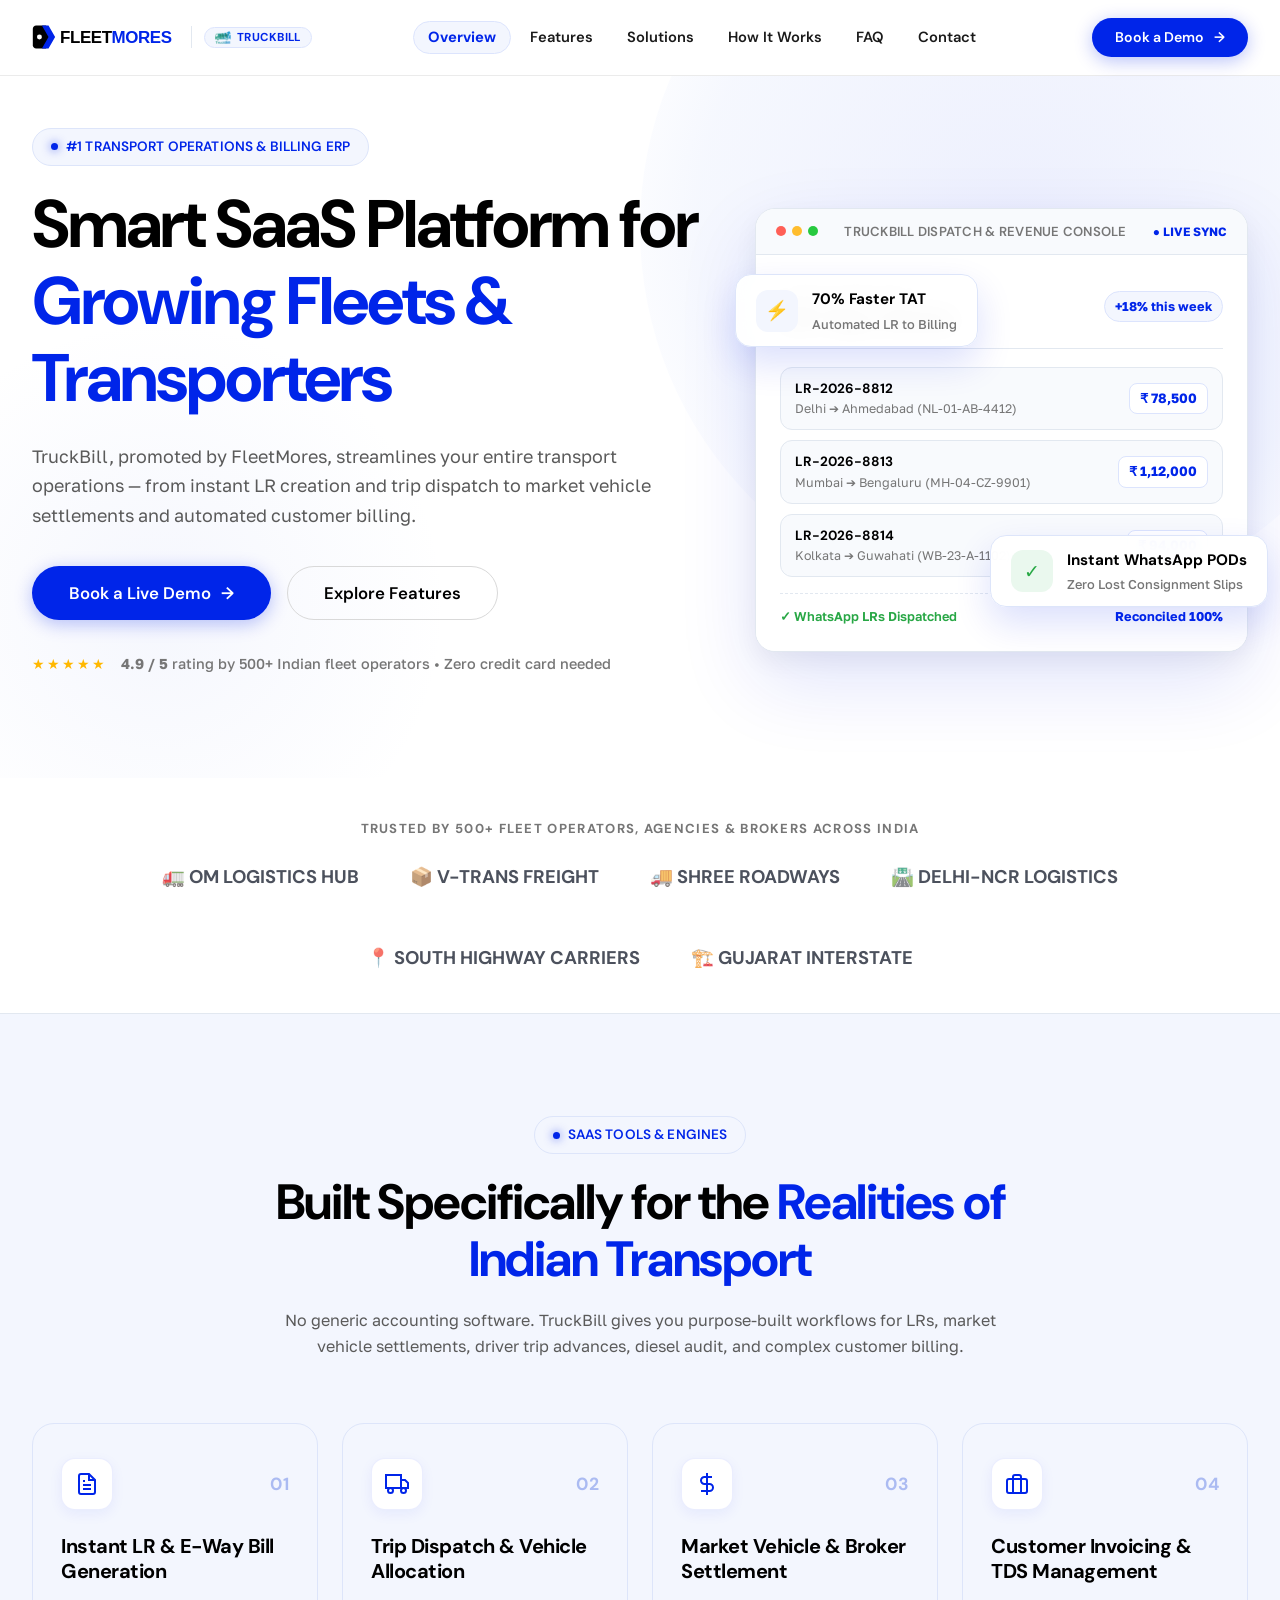
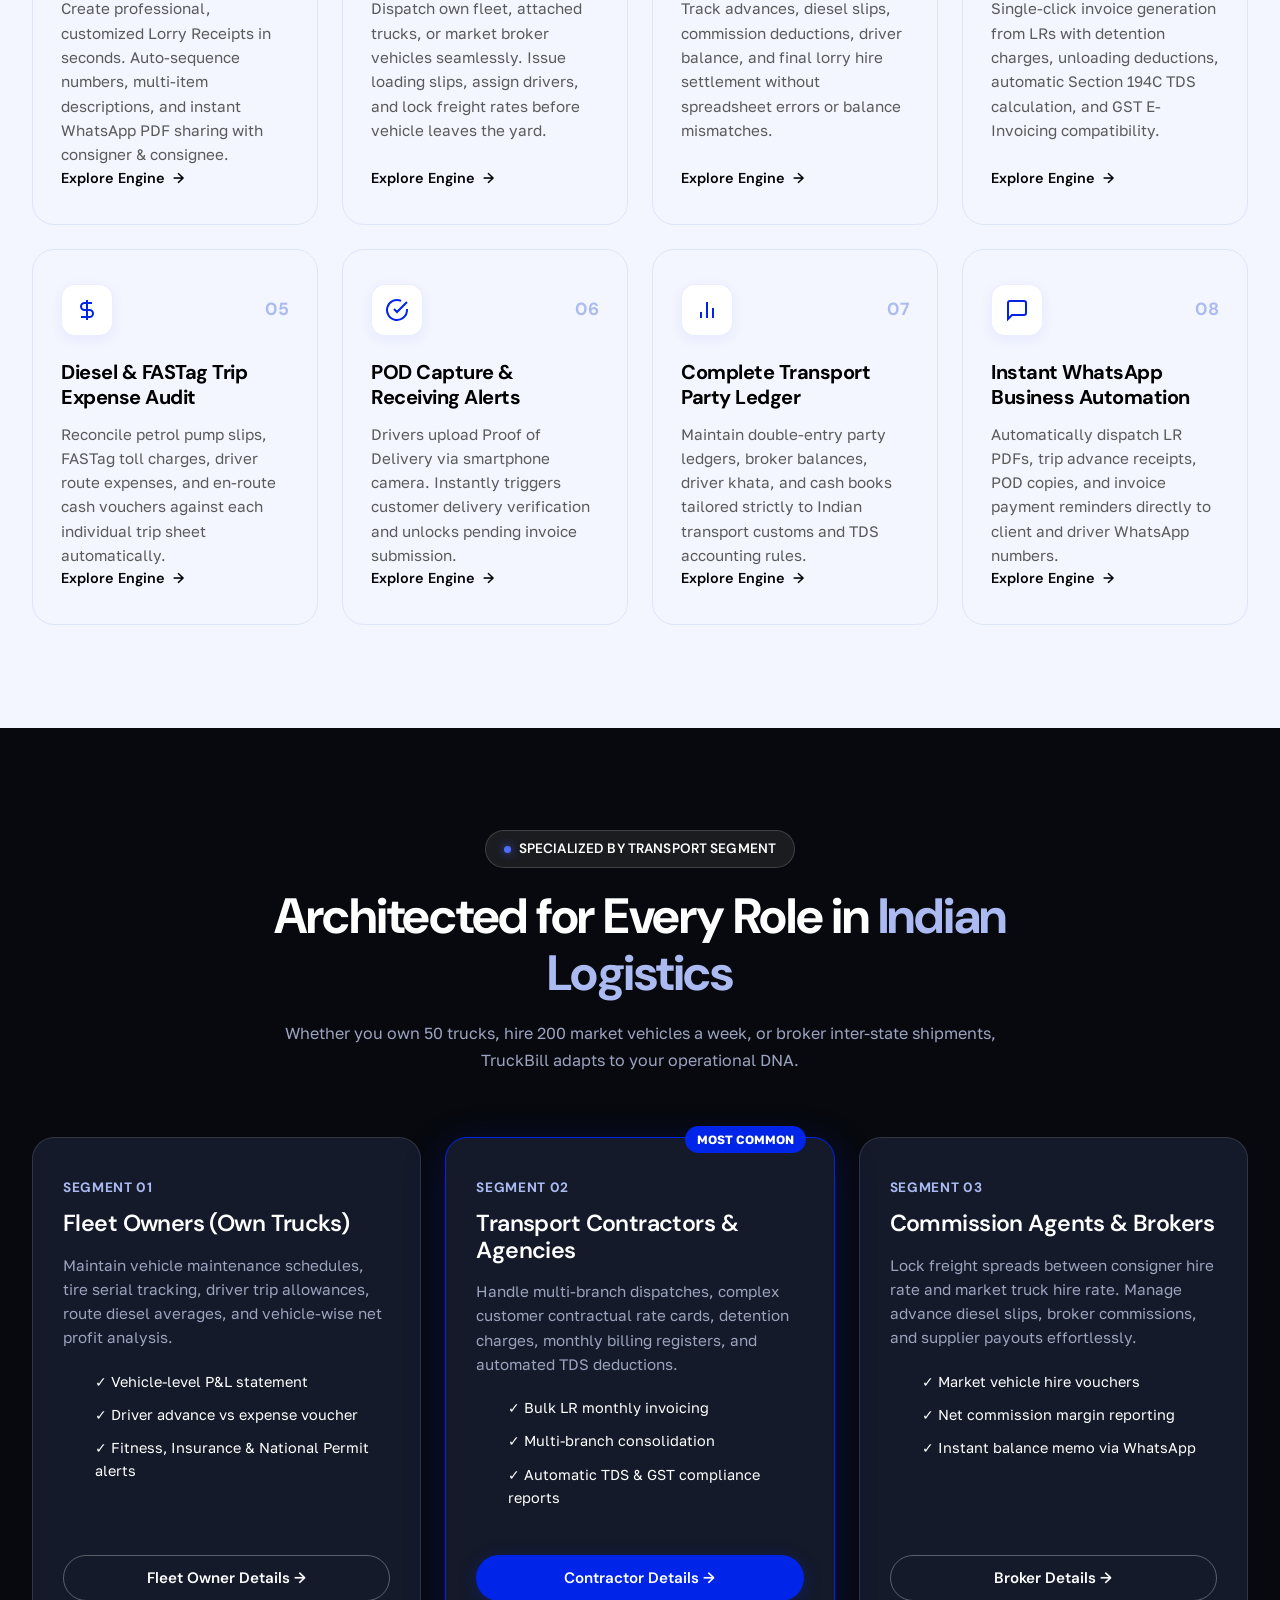
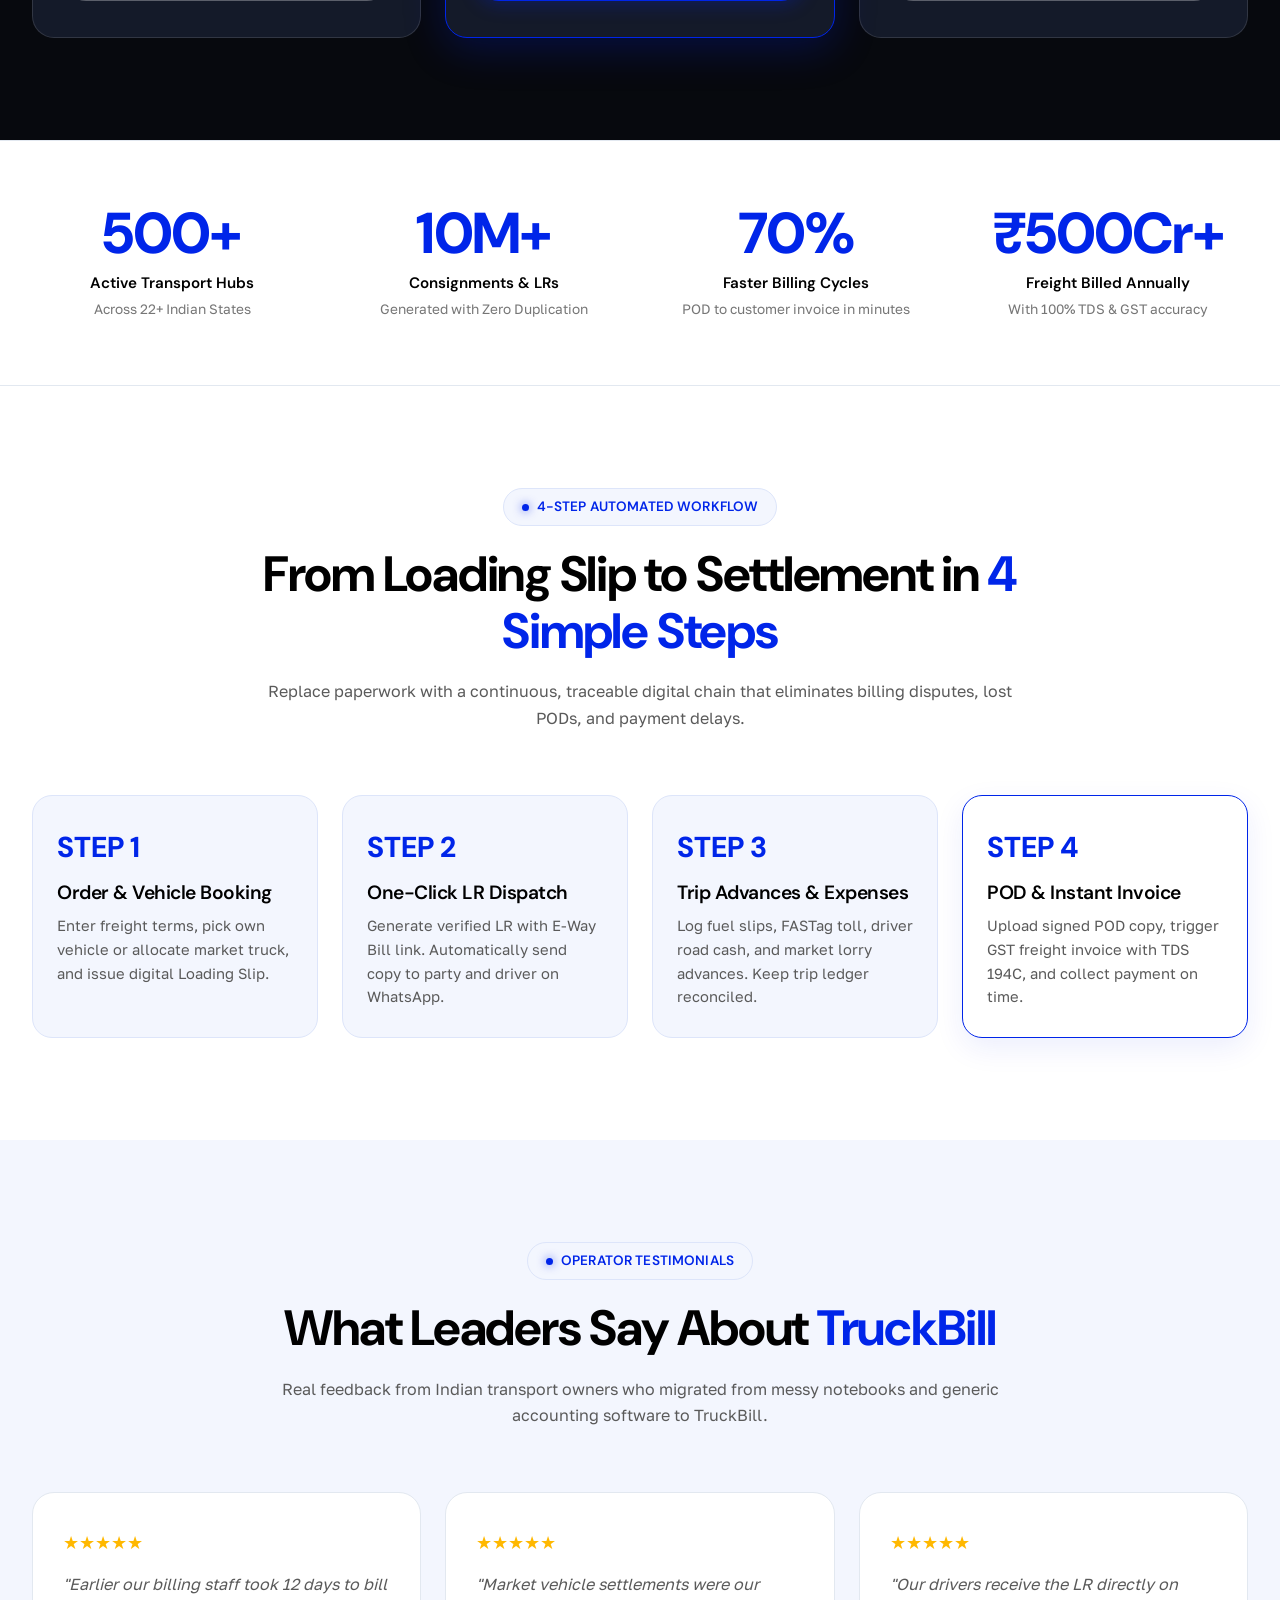
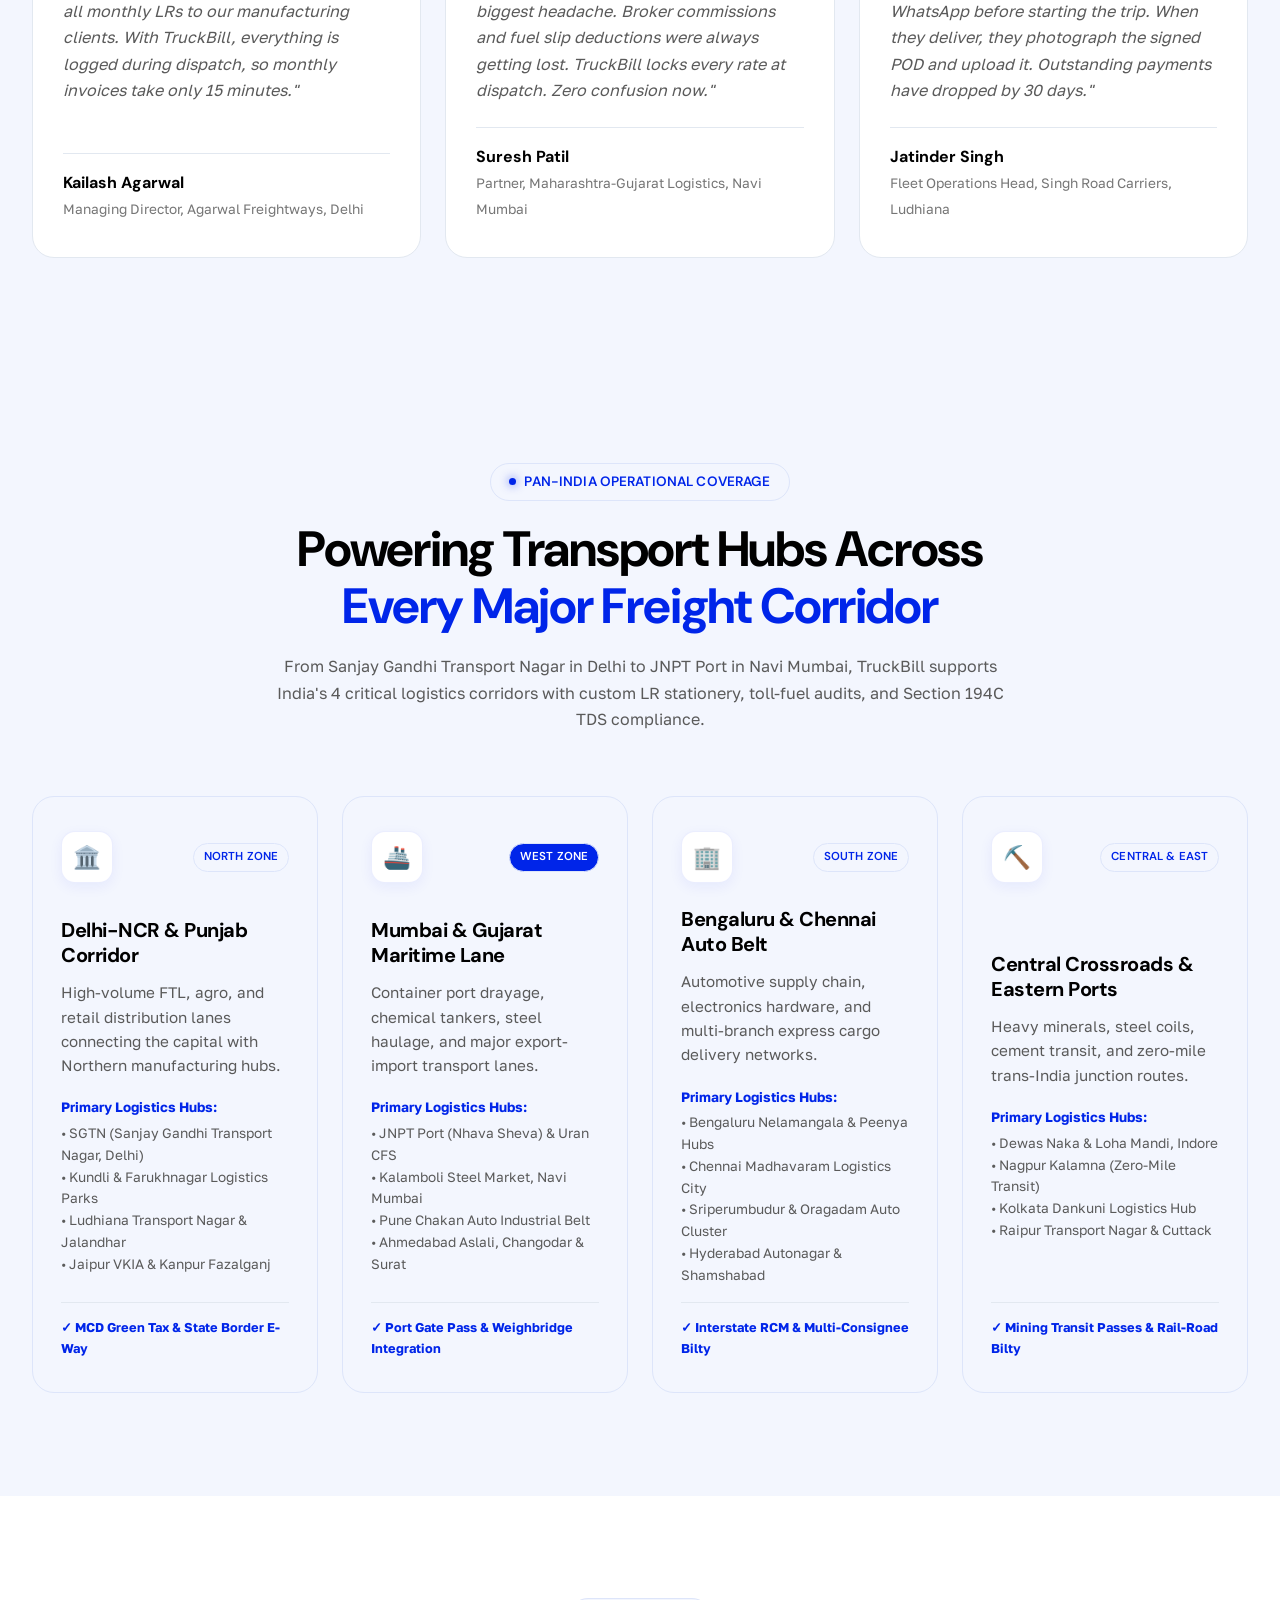
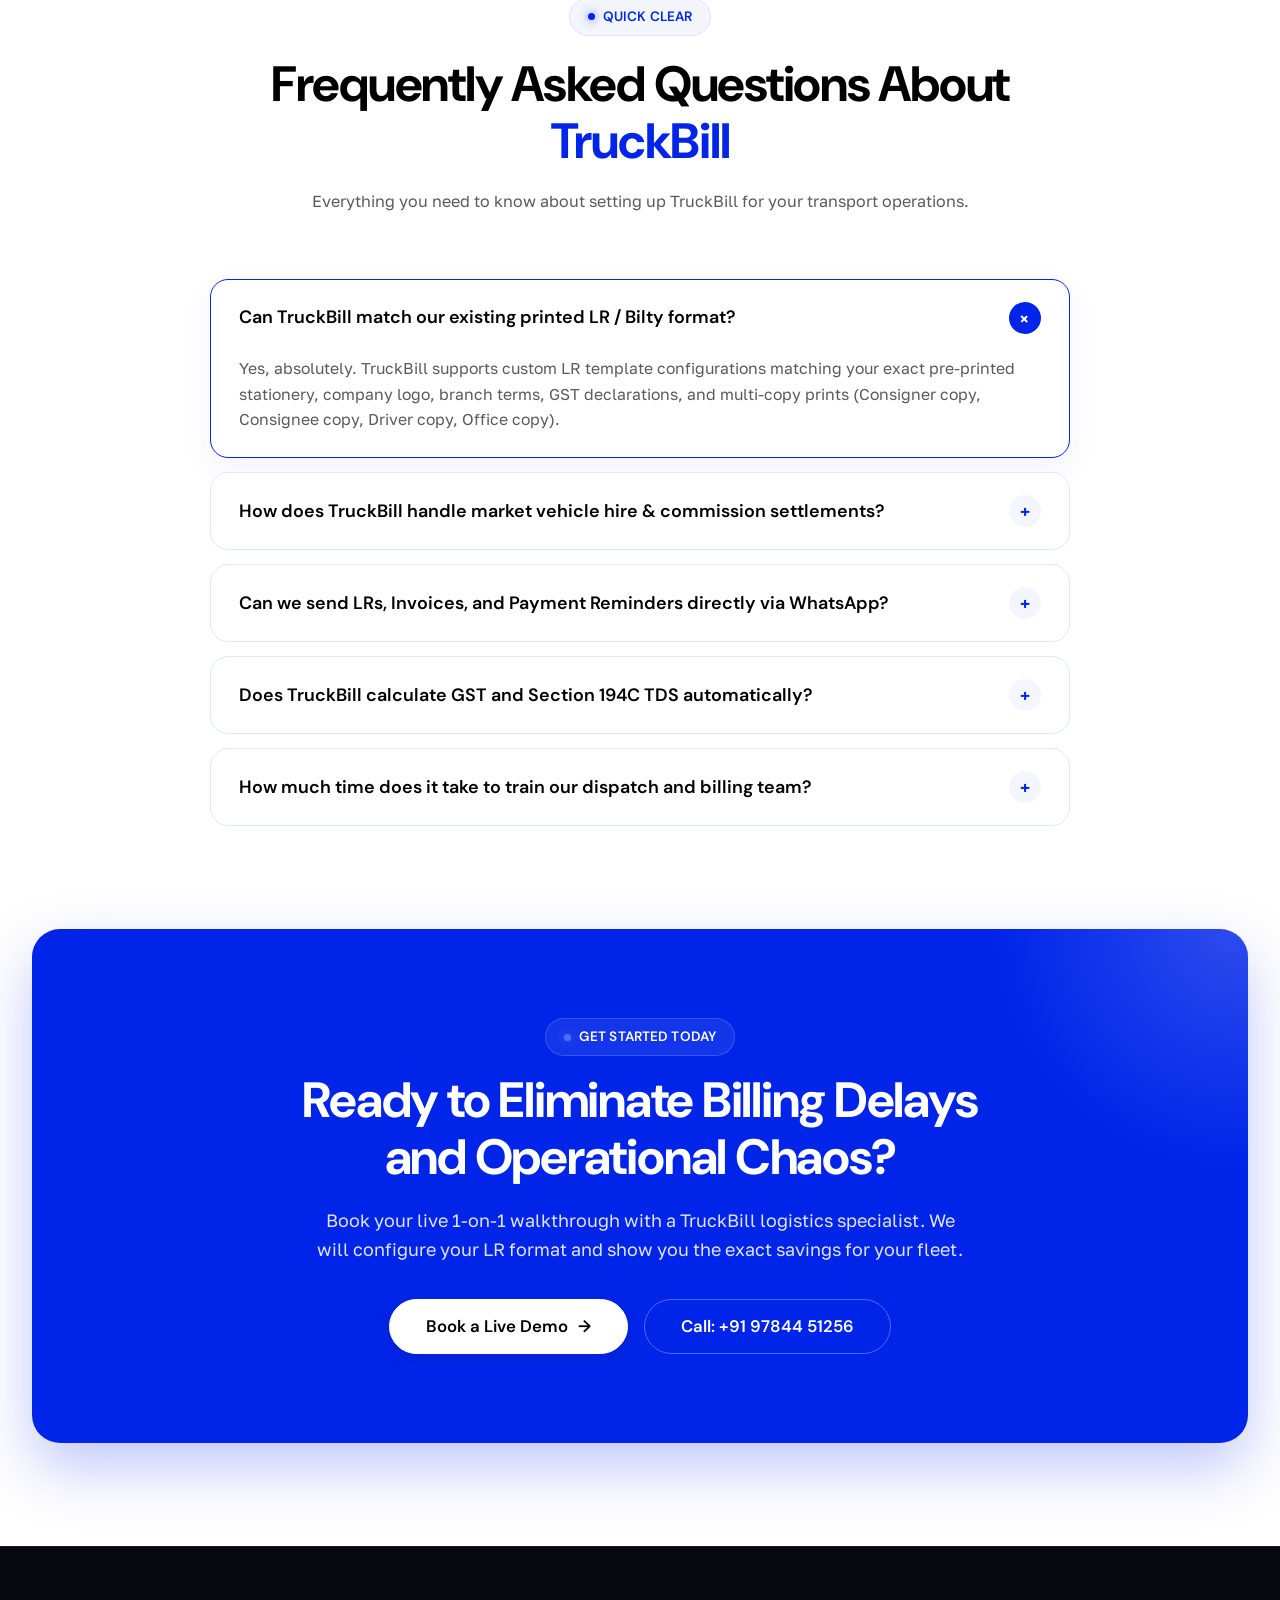
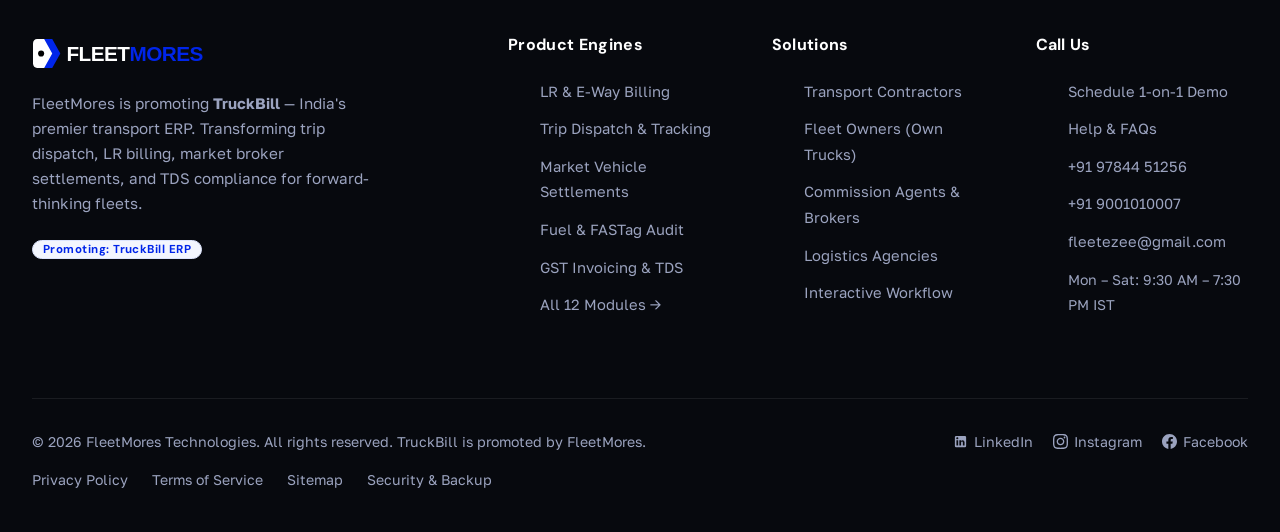
<file: index.html>
<!DOCTYPE html>
<html lang="en-IN">
<head>
  <meta charset="UTF-8">
  <meta name="viewport" content="width=device-width, initial-scale=1.0, maximum-scale=5.0">
  <title>TruckBill Transport ERP & Fleet Billing Software | Promoted by FleetMores</title>
  <meta name="description" content="FleetMores is promoting TruckBill — India's premier transport operations and billing ERP. Automate digital LR bilty generation, trip dispatch, market lorry settlements, FASTag diesel audits, and Section 194C TDS invoicing.">
  <meta name="keywords" content="Transport ERP India, TruckBill, FleetMores, Truck Billing Software, Bilty Software, LR Generation Software, Transport Management System, Fleet Operations SaaS, Market Lorry Settlement, Section 194C TDS Transport, FASTag Diesel Audit">
  <meta name="author" content="FleetMores Technologies">
  
  <!-- Canonical & Alternate Links -->
  <link rel="canonical" href="https://fleetmores.com/">
  <link rel="alternate" hreflang="en-IN" href="https://fleetmores.com/">
  <link rel="alternate" hreflang="x-default" href="https://fleetmores.com/">

  <!-- Search Engine & Answer Engine Directives -->
  <meta name="robots" content="index, follow, max-image-preview:large, max-snippet:-1, max-video-preview:-1">
  <meta name="googlebot" content="index, follow, max-snippet:-1, max-image-preview:large">
  <meta name="bingbot" content="index, follow, max-snippet:-1, max-image-preview:large">

  <!-- Geographic & Indian Localization Metadata (Geo-Friendly SEO) -->
  <meta name="geo.region" content="IN-KA">
  <meta name="geo.placename" content="Bengaluru">
  <meta name="geo.position" content="12.9237;77.6842">
  <meta name="ICBM" content="12.9237, 77.6842">
  <meta name="geo.country" content="IN">
  <meta name="target" content="all">
  <meta name="audience" content="Transport Contractors, Fleet Owners, Logistics Agencies, Freight Brokers, India">

  <!-- Open Graph / Facebook -->
  <meta property="og:type" content="website">
  <meta property="og:locale" content="en_IN">
  <meta property="og:site_name" content="FleetMores — Promoting TruckBill">
  <meta property="og:url" content="https://fleetmores.com/">
  <meta property="og:title" content="TruckBill Transport ERP & Fleet Billing Software | Promoted by FleetMores">
  <meta property="og:description" content="FleetMores is promoting TruckBill — India's premier transport operations and billing ERP. Automate digital LR bilty generation, trip dispatch, market lorry settlements, FASTag diesel audits, and Section 194C TDS invoicing.">
  <meta property="og:image" content="https://fleetmores.com/assets/images/fleetmores-logo.svg">
  <meta property="og:image:width" content="1200">
  <meta property="og:image:height" content="630">
  <meta property="og:image:alt" content="FleetMores promoting TruckBill Transport ERP">

  <!-- Twitter Card -->
  <meta name="twitter:card" content="summary_large_image">
  <meta name="twitter:site" content="@fleetmores">
  <meta name="twitter:title" content="TruckBill Transport ERP & Fleet Billing Software | Promoted by FleetMores">
  <meta name="twitter:description" content="FleetMores is promoting TruckBill — India's premier transport operations and billing ERP. Automate digital LR bilty generation, trip dispatch, market lorry settlements, FASTag diesel audits, and Section 194C TDS invoicing.">
  <meta name="twitter:image" content="https://fleetmores.com/assets/images/fleetmores-logo.svg">

  <!-- Favicon -->
  <link rel="icon" type="image/svg+xml" href="assets/images/fleetmores-logo.svg">

  <!-- CSS Dependencies -->
  <link rel="stylesheet" href="assets/css/bootstrap.min.css">
  <link rel="stylesheet" href="assets/css/main.css">
  <link rel="stylesheet" href="assets/css/components.css">
  <link rel="stylesheet" href="assets/css/responsive.css">

  <!-- Schema.org JSON-LD Structured Data (AEO & SEO) -->
  <script type="application/ld+json">
{
  "@context": "https://schema.org",
  "@graph": [
    {
      "@type": "WebSite",
      "@id": "https://fleetmores.com/#website",
      "url": "https://fleetmores.com/",
      "name": "FleetMores — Promoting TruckBill",
      "description": "India's premier transport operations and billing ERP for fleet owners, transport contractors, and freight brokers.",
      "publisher": {
        "@id": "https://fleetmores.com/#organization"
      },
      "inLanguage": "en-IN"
    },
    {
      "@type": "Organization",
      "@id": "https://fleetmores.com/#organization",
      "name": "FleetMores Technologies",
      "legalName": "FleetMores Technologies Pvt Ltd",
      "url": "https://fleetmores.com/",
      "logo": {
        "@type": "ImageObject",
        "url": "https://fleetmores.com/assets/images/fleetmores-logo.svg",
        "width": "180",
        "height": "28"
      },
      "description": "FleetMores Technologies promotes TruckBill, India's leading transport ERP and digital billing platform.",
      "address": {
        "@type": "PostalAddress",
        "streetAddress": "Outer Ring Road, Bellandur",
        "addressLocality": "Bengaluru",
        "addressRegion": "Karnataka",
        "postalCode": "560103",
        "addressCountry": "IN"
      },
      "contactPoint": {
        "@type": "ContactPoint",
        "telephone": "+91-97844-51256",
        "contactType": "sales",
        "areaServed": "IN",
        "availableLanguage": [
          "English",
          "Hindi"
        ]
      },
      "sameAs": [
        "https://www.truckbill.in/"
      ]
    },
    {
      "@type": "SoftwareApplication",
      "@id": "https://fleetmores.com/#truckbill",
      "name": "TruckBill",
      "operatingSystem": "Cloud / Web (Chrome, Edge, Safari, Mobile)",
      "applicationCategory": "BusinessApplication",
      "description": "Specialized Indian transport ERP automating digital LR (bilty) generation, trip dispatch, market lorry settlements, diesel pump slip reconciliation, driver advances, and customer GST Section 194C TDS invoicing.",
      "aggregateRating": {
        "@type": "AggregateRating",
        "ratingValue": "4.9",
        "reviewCount": "520",
        "bestRating": "5"
      },
      "publisher": {
        "@id": "https://fleetmores.com/#organization"
      },
      "featureList": [
        "Digital LR & Bilty Engine with Pre-Printed Stationery Alignment",
        "Trip Dispatch & Vehicle Allocation (Own & Market Fleet)",
        "Market Vehicle & Broker Settlement with Commission Lock",
        "Customer GST Invoicing with Automated Section 194C TDS",
        "Diesel Pump Slip & FASTag Toll Reconciliation",
        "Driver Mobile POD Photo Upload",
        "Double-Entry Transport Khata & Party Ledgers",
        "Vehicle-Wise Monthly Net Profit & Loss",
        "Driver Trip Advance & Fuel Allowance Passbook",
        "Proactive Commercial Vehicle Document Expiry Alerts",
        "Multi-Branch Centralized Visibility",
        "Automated WhatsApp PDF Sharing"
      ]
    },
    {
      "@type": "FAQPage",
      "@id": "https://fleetmores.com/#faq",
      "mainEntity": [
        {
          "@type": "Question",
          "name": "What is TruckBill and who is promoting it?",
          "acceptedAnswer": {
            "@type": "Answer",
            "text": "TruckBill is India's premier transport operations and billing ERP, promoted by FleetMores Technologies. It is engineered specifically for Indian transport contractors, fleet owners, and freight brokers to automate Lorry Receipts (bilty), trip dispatches, market lorry settlements, diesel audits, and Section 194C TDS invoicing."
          }
        },
        {
          "@type": "Question",
          "name": "How does TruckBill handle market vehicle and broker settlements?",
          "acceptedAnswer": {
            "@type": "Answer",
            "text": "TruckBill tracks party freight rates versus market lorry hire rates in real time. It generates lorry vouchers with automated deductions for diesel slips, cash advances, and Section 194C TDS, locking broker commission margins so you never overpay."
          }
        },
        {
          "@type": "Question",
          "name": "Does TruckBill support Section 194C TDS and GST compliance?",
          "acceptedAnswer": {
            "@type": "Answer",
            "text": "Yes. TruckBill fully supports Indian tax compliance, including Reverse Charge Mechanism (RCM) and Forward Charge Mechanism (FCM) GST rates, automated 1% and 2% Section 194C TDS calculation on transporter billing, and exemption tracking for Pan-10 declarations."
          }
        },
        {
          "@type": "Question",
          "name": "Can I print LRs on our company's pre-printed stationery?",
          "acceptedAnswer": {
            "@type": "Answer",
            "text": "Yes. TruckBill includes a customizable dot-matrix and laser print layout configurator that aligns perfectly with your existing multi-copy pre-printed bilty formats."
          }
        }
      ]
    }
  ]
}
  </script>
  <link rel="sitemap" type="application/xml" title="Sitemap" href="https://fleetmores.com/sitemap.xml">
  <link rel="manifest" href="https://fleetmores.com/site.webmanifest">
  <meta name="theme-color" content="#0025E9">
</head>
<body>

  <!-- HEADER (Sassy Glassmorphic Header) -->
  <header class="fm-header" id="mainHeader">
    <div class="container-fm">
      <div class="header-inner">
        <a href="index.html" class="header-brand-group" aria-label="FleetMores Home">
          <img src="assets/images/fleetmores-logo.svg" alt="FLEETMORES" class="brand-logo-img" width="180" height="28">
          <span class="header-brand-divider"></span>
          <span class="header-product-badge">
            <img src="assets/images/truckbill-logo.png" alt="TruckBill" width="16" height="13" style="height: 13px !important; width: auto !important; max-height: 13px !important; display: inline-block !important; vertical-align: middle;">
            <span>TRUCKBILL</span>
          </span>
        </a>

        <nav aria-label="Primary Navigation">
          <ul class="nav-desktop-links">
            <li><a href="index.html" class="active">Overview</a></li>
            <li><a href="features.html">Features</a></li>
            <li><a href="solutions.html">Solutions</a></li>
            <li><a href="how-it-works.html">How It Works</a></li>
            <li><a href="faq.html">FAQ</a></li>
            <li><a href="contact.html">Contact</a></li>
          </ul>
        </nav>

        <div class="nav-desktop-cta">
          <button class="btn-sassy btn-sassy-primary btn-sassy-sm" data-open-demo data-demo-source="header_desktop">
            <span>Book a Demo</span> <span class="btn-arrow">→</span>
          </button>
        </div>

        <button class="hamburger-toggle" id="hamburgerBtn" aria-label="Toggle navigation menu" aria-expanded="false">
          <span class="hamburger-line"></span>
          <span class="hamburger-line"></span>
          <span class="hamburger-line"></span>
        </button>
      </div>
    </div>
  </header>

  <!-- Mobile Nav Drawer -->
  <div class="mobile-nav-overlay" id="mobileOverlay"></div>
  <div class="mobile-nav-drawer" id="mobileDrawer">
    <div>
      <div class="d-flex align-items-center justify-content-between mb-4">
        <img src="assets/images/fleetmores-logo.svg" alt="FLEETMORES" width="150" height="24">
        <button class="modal-close-btn" id="mobileCloseBtn" aria-label="Close Menu">✕</button>
      </div>
      <ul class="mobile-nav-links">
        <li><a href="index.html" class="active"><span>Overview</span> <span>→</span></a></li>
        <li><a href="features.html"><span>Features (12 Engines)</span> <span>→</span></a></li>
        <li><a href="solutions.html"><span>Solutions by Segment</span> <span>→</span></a></li>
        <li><a href="how-it-works.html"><span>How It Works</span> <span>→</span></a></li>
        <li><a href="faq.html"><span>FAQs</span> <span>→</span></a></li>
        <li><a href="contact.html"><span>Contact & Schedule</span> <span>→</span></a></li>
      </ul>
    </div>
    <div>
      <button class="btn-sassy btn-sassy-primary w-100 py-3" data-open-demo data-demo-source="mobile_drawer">
        <span>Book a Demo</span> <span class="btn-arrow">→</span>
      </button>
    </div>
  </div>

  <!-- HERO SECTION (Sassy Home-3 Style) -->
  <section class="sassy-hero">
    <div class="container-fm sassy-hero-content">
      <div class="row align-items-center">
        <div class="col-12 col-lg-7">
          <div class="sassy-badge-pill">
            <span class="pill-dot"></span>
            <span>#1 TRANSPORT OPERATIONS & BILLING ERP</span>
          </div>

          <h1 class="sassy-hero-title">
            Smart SaaS Platform for <span class="text-cobalt">Growing Fleets & Transporters</span>
          </h1>

          <p class="sassy-hero-desc">
            TruckBill, promoted by FleetMores, streamlines your entire transport operations — from instant LR creation and trip dispatch to market vehicle settlements and automated customer billing.
          </p>

          <div class="sassy-hero-actions">
            <button class="btn-sassy btn-sassy-primary btn-sassy-lg" data-open-demo data-demo-source="hero_primary">
              <span>Book a Live Demo</span> <span class="btn-arrow">→</span>
            </button>
            <a href="features.html" class="btn-sassy btn-sassy-outline btn-sassy-lg">
              <span>Explore Features</span>
            </a>
          </div>

          <div class="sassy-hero-trust">
            <span class="sassy-hero-stars">★★★★★</span>
            <span><strong>4.9 / 5</strong> rating by 500+ Indian fleet operators • Zero credit card needed</span>
          </div>
        </div>

        <div class="col-12 col-lg-5 mt-5 mt-lg-0">
          <!-- Layered Sassy Dashboard Window -->
          <div class="sassy-hero-mockup-wrap">
            <!-- Floating Pill Left -->
            <div class="floating-pill floating-pill-left">
              <div class="floating-pill-icon">⚡</div>
              <div>
                <div class="floating-pill-title">70% Faster TAT</div>
                <div class="floating-pill-sub">Automated LR to Billing</div>
              </div>
            </div>

            <!-- Dashboard Window -->
            <div class="sassy-dashboard-window">
              <div class="window-header">
                <div class="window-dots">
                  <div class="window-dot red"></div>
                  <div class="window-dot yellow"></div>
                  <div class="window-dot green"></div>
                </div>
                <div class="window-title">TRUCKBILL DISPATCH & REVENUE CONSOLE</div>
                <div style="font-size: 0.75rem; color: #0025E9; font-weight: 700;">● LIVE SYNC</div>
              </div>
              <div class="window-body">
                <div style="display: flex; justify-content: space-between; align-items: center; margin-bottom: 18px; padding-bottom: 14px; border-bottom: 1px solid #E2E8F0;">
                  <div>
                    <span style="font-size: 0.75rem; color: #767676; text-transform: uppercase; font-weight: 700;">Today's Dispatches</span>
                    <h3 style="font-size: 1.6rem; color: #000; margin: 0; font-weight: 800;">48 Trips Active</h3>
                  </div>
                  <span style="background: #F3F6FE; color: #0025E9; font-size: 0.8rem; font-weight: 700; padding: 4px 10px; border-radius: 9999px; border: 1px solid #DCE4FD;">+18% this week</span>
                </div>

                <!-- Mini Trip Records Table -->
                <div style="display: flex; flex-direction: column; gap: 10px; font-size: 0.84rem;">
                  <div style="display: flex; justify-content: space-between; align-items: center; padding: 10px 14px; background: #F8FAFD; border-radius: 12px; border: 1px solid #E2E8F0;">
                    <div>
                      <strong style="color: #000; font-family: var(--font-heading);">LR-2026-8812</strong>
                      <div style="color: #767676; font-size: 0.78rem;">Delhi ➔ Ahmedabad (NL-01-AB-4412)</div>
                    </div>
                    <span style="color: #0025E9; font-weight: 700; background: #FFFFFF; padding: 4px 10px; border-radius: 8px; border: 1px solid #DCE4FD;">₹ 78,500</span>
                  </div>

                  <div style="display: flex; justify-content: space-between; align-items: center; padding: 10px 14px; background: #F8FAFD; border-radius: 12px; border: 1px solid #E2E8F0;">
                    <div>
                      <strong style="color: #000; font-family: var(--font-heading);">LR-2026-8813</strong>
                      <div style="color: #767676; font-size: 0.78rem;">Mumbai ➔ Bengaluru (MH-04-CZ-9901)</div>
                    </div>
                    <span style="color: #0025E9; font-weight: 700; background: #FFFFFF; padding: 4px 10px; border-radius: 8px; border: 1px solid #DCE4FD;">₹ 1,12,000</span>
                  </div>

                  <div style="display: flex; justify-content: space-between; align-items: center; padding: 10px 14px; background: #F8FAFD; border-radius: 12px; border: 1px solid #E2E8F0;">
                    <div>
                      <strong style="color: #000; font-family: var(--font-heading);">LR-2026-8814</strong>
                      <div style="color: #767676; font-size: 0.78rem;">Kolkata ➔ Guwahati (WB-23-A-1102)</div>
                    </div>
                    <span style="color: #0025E9; font-weight: 700; background: #FFFFFF; padding: 4px 10px; border-radius: 8px; border: 1px solid #DCE4FD;">₹ 94,000</span>
                  </div>
                </div>

                <!-- Instant Action Button inside mockup -->
                <div style="margin-top: 16px; padding-top: 12px; border-top: 1px dashed #E2E8F0; display: flex; justify-content: space-between; align-items: center;">
                  <span style="font-size: 0.8rem; color: #28a745; font-weight: 600;">✓ WhatsApp LRs Dispatched</span>
                  <span style="font-size: 0.8rem; color: #0025E9; font-weight: 700;">Reconciled 100%</span>
                </div>
              </div>
            </div>

            <!-- Floating Pill Right -->
            <div class="floating-pill floating-pill-right">
              <div class="floating-pill-icon" style="background: #EAF8EE; color: #27A844;">✓</div>
              <div>
                <div class="floating-pill-title">Instant WhatsApp PODs</div>
                <div class="floating-pill-sub">Zero Lost Consignment Slips</div>
              </div>
            </div>
          </div>
        </div>
      </div>
    </div>
  </section>

  <!-- TRUST LOGO STRIP (Sassy Partner Strip) -->
  <section class="sassy-trust-strip">
    <div class="container-fm">
      <div class="trust-strip-title">TRUSTED BY 500+ FLEET OPERATORS, AGENCIES & BROKERS ACROSS INDIA</div>
      <div class="trust-logos-row">
        <div class="trust-logo-item">🚛 OM LOGISTICS HUB</div>
        <div class="trust-logo-item">📦 V-TRANS FREIGHT</div>
        <div class="trust-logo-item">🚚 SHREE ROADWAYS</div>
        <div class="trust-logo-item">🛣️ DELHI-NCR LOGISTICS</div>
        <div class="trust-logo-item">📍 SOUTH HIGHWAY CARRIERS</div>
        <div class="trust-logo-item">🏗️ GUJARAT INTERSTATE</div>
      </div>
    </div>
  </section>

  <!-- NUMBERED SERVICE & FEATURE GRID (Sassy Home-3 01 to 08 Layout) -->
  <section class="fm-section fm-section-ice" id="features">
    <div class="container-fm">
      <div class="section-header">
        <div class="sassy-badge-pill">
          <span class="pill-dot"></span>
          <span>SAAS TOOLS & ENGINES</span>
        </div>
        <h2 class="section-title">
          Built Specifically for the <span class="text-cobalt">Realities of Indian Transport</span>
        </h2>
        <p class="section-desc">
          No generic accounting software. TruckBill gives you purpose-built workflows for LRs, market vehicle settlements, driver trip advances, diesel audit, and complex customer billing.
        </p>
      </div>

      <div class="sassy-card-grid">
        <!-- Card 01 -->
        <div class="sassy-card">
          <div>
            <div class="sassy-card-top">
              <div class="sassy-card-icon">
                <svg width="24" height="24" viewBox="0 0 24 24" fill="none" stroke="currentColor" stroke-width="2"><path d="M14 2H6a2 2 0 0 0-2 2v16a2 2 0 0 0 2 2h12a2 2 0 0 0 2-2V8z"></path><polyline points="14 2 14 8 20 8"></polyline><line x1="16" y1="13" x2="8" y2="13"></line><line x1="16" y1="17" x2="8" y2="17"></line><polyline points="10 9 9 9 8 9"></polyline></svg>
              </div>
              <span class="sassy-card-num">01</span>
            </div>
            <h3 class="sassy-card-title">Instant LR & E-Way Bill Generation</h3>
            <p class="sassy-card-text">
              Create professional, customized Lorry Receipts in seconds. Auto-sequence numbers, multi-item descriptions, and instant WhatsApp PDF sharing with consigner & consignee.
            </p>
          </div>
          <a href="features.html#lr-billing" class="sassy-card-link">
            <span>Explore Engine</span> <span class="arrow">→</span>
          </a>
        </div>

        <!-- Card 02 -->
        <div class="sassy-card">
          <div>
            <div class="sassy-card-top">
              <div class="sassy-card-icon">
                <svg width="24" height="24" viewBox="0 0 24 24" fill="none" stroke="currentColor" stroke-width="2"><rect x="1" y="3" width="15" height="13"></rect><polygon points="16 8 20 8 23 11 23 16 16 16 16 8"></polygon><circle cx="5.5" cy="18.5" r="2.5"></circle><circle cx="18.5" cy="18.5" r="2.5"></circle></svg>
              </div>
              <span class="sassy-card-num">02</span>
            </div>
            <h3 class="sassy-card-title">Trip Dispatch & Vehicle Allocation</h3>
            <p class="sassy-card-text">
              Dispatch own fleet, attached trucks, or market broker vehicles seamlessly. Issue loading slips, assign drivers, and lock freight rates before vehicle leaves the yard.
            </p>
          </div>
          <a href="features.html#dispatch" class="sassy-card-link">
            <span>Explore Engine</span> <span class="arrow">→</span>
          </a>
        </div>

        <!-- Card 03 -->
        <div class="sassy-card">
          <div>
            <div class="sassy-card-top">
              <div class="sassy-card-icon">
                <svg width="24" height="24" viewBox="0 0 24 24" fill="none" stroke="currentColor" stroke-width="2"><line x1="12" y1="1" x2="12" y2="23"></line><path d="M17 5H9.5a3.5 3.5 0 0 0 0 7h5a3.5 3.5 0 0 1 0 7H6"></path></svg>
              </div>
              <span class="sassy-card-num">03</span>
            </div>
            <h3 class="sassy-card-title">Market Vehicle & Broker Settlement</h3>
            <p class="sassy-card-text">
              Track advances, diesel slips, commission deductions, driver balance, and final lorry hire settlement without spreadsheet errors or balance mismatches.
            </p>
          </div>
          <a href="features.html#broker" class="sassy-card-link">
            <span>Explore Engine</span> <span class="arrow">→</span>
          </a>
        </div>

        <!-- Card 04 -->
        <div class="sassy-card">
          <div>
            <div class="sassy-card-top">
              <div class="sassy-card-icon">
                <svg width="24" height="24" viewBox="0 0 24 24" fill="none" stroke="currentColor" stroke-width="2"><rect x="2" y="7" width="20" height="14" rx="2" ry="2"></rect><path d="M16 21V5a2 2 0 0 0-2-2h-4a2 2 0 0 0-2 2v16"></path></svg>
              </div>
              <span class="sassy-card-num">04</span>
            </div>
            <h3 class="sassy-card-title">Customer Invoicing & TDS Management</h3>
            <p class="sassy-card-text">
              Single-click invoice generation from LRs with detention charges, unloading deductions, automatic Section 194C TDS calculation, and GST E-Invoicing compatibility.
            </p>
          </div>
          <a href="features.html#invoicing" class="sassy-card-link">
            <span>Explore Engine</span> <span class="arrow">→</span>
          </a>
        </div>

        <!-- Card 05 -->
        <div class="sassy-card">
          <div>
            <div class="sassy-card-top">
              <div class="sassy-card-icon">
                <svg width="24" height="24" viewBox="0 0 24 24" fill="none" stroke="currentColor" stroke-width="2"><path d="M12 2v20M17 5H9.5a3.5 3.5 0 0 0 0 7h5a3.5 3.5 0 0 1 0 7H6"></path></svg>
              </div>
              <span class="sassy-card-num">05</span>
            </div>
            <h3 class="sassy-card-title">Diesel & FASTag Trip Expense Audit</h3>
            <p class="sassy-card-text">
              Reconcile petrol pump slips, FASTag toll charges, driver route expenses, and en-route cash vouchers against each individual trip sheet automatically.
            </p>
          </div>
          <a href="features.html#diesel" class="sassy-card-link">
            <span>Explore Engine</span> <span class="arrow">→</span>
          </a>
        </div>

        <!-- Card 06 -->
        <div class="sassy-card">
          <div>
            <div class="sassy-card-top">
              <div class="sassy-card-icon">
                <svg width="24" height="24" viewBox="0 0 24 24" fill="none" stroke="currentColor" stroke-width="2"><path d="M22 11.08V12a10 10 0 1 1-5.93-9.14"></path><polyline points="22 4 12 14.01 9 11.01"></polyline></svg>
              </div>
              <span class="sassy-card-num">06</span>
            </div>
            <h3 class="sassy-card-title">POD Capture & Receiving Alerts</h3>
            <p class="sassy-card-text">
              Drivers upload Proof of Delivery via smartphone camera. Instantly triggers customer delivery verification and unlocks pending invoice submission.
            </p>
          </div>
          <a href="features.html#pod" class="sassy-card-link">
            <span>Explore Engine</span> <span class="arrow">→</span>
          </a>
        </div>

        <!-- Card 07 -->
        <div class="sassy-card">
          <div>
            <div class="sassy-card-top">
              <div class="sassy-card-icon">
                <svg width="24" height="24" viewBox="0 0 24 24" fill="none" stroke="currentColor" stroke-width="2"><line x1="18" y1="20" x2="18" y2="10"></line><line x1="12" y1="20" x2="12" y2="4"></line><line x1="6" y1="20" x2="6" y2="14"></line></svg>
              </div>
              <span class="sassy-card-num">07</span>
            </div>
            <h3 class="sassy-card-title">Complete Transport Party Ledger</h3>
            <p class="sassy-card-text">
              Maintain double-entry party ledgers, broker balances, driver khata, and cash books tailored strictly to Indian transport customs and TDS accounting rules.
            </p>
          </div>
          <a href="features.html#ledger" class="sassy-card-link">
            <span>Explore Engine</span> <span class="arrow">→</span>
          </a>
        </div>

        <!-- Card 08 -->
        <div class="sassy-card">
          <div>
            <div class="sassy-card-top">
              <div class="sassy-card-icon">
                <svg width="24" height="24" viewBox="0 0 24 24" fill="none" stroke="currentColor" stroke-width="2"><path d="M21 15a2 2 0 0 1-2 2H7l-4 4V5a2 2 0 0 1 2-2h14a2 2 0 0 1 2 2z"></path></svg>
              </div>
              <span class="sassy-card-num">08</span>
            </div>
            <h3 class="sassy-card-title">Instant WhatsApp Business Automation</h3>
            <p class="sassy-card-text">
              Automatically dispatch LR PDFs, trip advance receipts, POD copies, and invoice payment reminders directly to client and driver WhatsApp numbers.
            </p>
          </div>
          <a href="features.html#whatsapp" class="sassy-card-link">
            <span>Explore Engine</span> <span class="arrow">→</span>
          </a>
        </div>
      </div>
    </div>
  </section>

  <!-- DEEP BLACK CONTRAST SECTION (Sassy High-Contrast Showcase) -->
  <section class="fm-section fm-section-dark">
    <div class="container-fm">
      <div class="section-header">
        <div class="sassy-badge-pill sassy-badge-pill-dark">
          <span class="pill-dot"></span>
          <span>SPECIALIZED BY TRANSPORT SEGMENT</span>
        </div>
        <h2 class="section-title text-white">
          Architected for Every Role in <span style="color: #ABBBF2;">Indian Logistics</span>
        </h2>
        <p class="section-desc" style="color: var(--fm-dark-text-muted);">
          Whether you own 50 trucks, hire 200 market vehicles a week, or broker inter-state shipments, TruckBill adapts to your operational DNA.
        </p>
      </div>

      <div class="row g-4">
        <!-- Segment 1 -->
        <div class="col-12 col-md-4">
          <div style="background: var(--fm-dark-card); border: 1px solid var(--fm-dark-border); border-radius: 22px; padding: 36px 30px; height: 100%; display: flex; flex-direction: column; justify-content: space-between;">
            <div>
              <span style="color: #ABBBF2; font-family: var(--font-heading); font-size: 0.85rem; font-weight: 700; letter-spacing: 0.05em; text-transform: uppercase;">Segment 01</span>
              <h3 style="color: #FFFFFF; font-size: 1.45rem; margin-top: 10px; margin-bottom: 16px;">Fleet Owners (Own Trucks)</h3>
              <p style="color: var(--fm-dark-text-muted); font-size: 0.95rem; line-height: 1.6;">
                Maintain vehicle maintenance schedules, tire serial tracking, driver trip allowances, route diesel averages, and vehicle-wise net profit analysis.
              </p>
              <ul style="color: #FFFFFF; font-size: 0.9rem; margin-top: 20px; list-style: none; display: flex; flex-direction: column; gap: 10px;">
                <li>✓ Vehicle-level P&L statement</li>
                <li>✓ Driver advance vs expense voucher</li>
                <li>✓ Fitness, Insurance & National Permit alerts</li>
              </ul>
            </div>
            <div style="margin-top: 30px;">
              <a href="solutions.html#fleet-owners" class="btn-sassy btn-sassy-outline-white w-100">
                <span>Fleet Owner Details →</span>
              </a>
            </div>
          </div>
        </div>

        <!-- Segment 2 -->
        <div class="col-12 col-md-4">
          <div style="background: var(--fm-dark-card); border: 1.5px solid #0025E9; border-radius: 22px; padding: 36px 30px; height: 100%; display: flex; flex-direction: column; justify-content: space-between; position: relative; box-shadow: 0 10px 40px rgba(0, 37, 233, 0.25);">
            <div style="position: absolute; top: -12px; right: 28px; background: #0025E9; color: #FFFFFF; font-size: 0.75rem; font-weight: 700; padding: 4px 12px; border-radius: 9999px;">MOST COMMON</div>
            <div>
              <span style="color: #ABBBF2; font-family: var(--font-heading); font-size: 0.85rem; font-weight: 700; letter-spacing: 0.05em; text-transform: uppercase;">Segment 02</span>
              <h3 style="color: #FFFFFF; font-size: 1.45rem; margin-top: 10px; margin-bottom: 16px;">Transport Contractors & Agencies</h3>
              <p style="color: var(--fm-dark-text-muted); font-size: 0.95rem; line-height: 1.6;">
                Handle multi-branch dispatches, complex customer contractual rate cards, detention charges, monthly billing registers, and automated TDS deductions.
              </p>
              <ul style="color: #FFFFFF; font-size: 0.9rem; margin-top: 20px; list-style: none; display: flex; flex-direction: column; gap: 10px;">
                <li>✓ Bulk LR monthly invoicing</li>
                <li>✓ Multi-branch consolidation</li>
                <li>✓ Automatic TDS & GST compliance reports</li>
              </ul>
            </div>
            <div style="margin-top: 30px;">
              <a href="solutions.html#transporters" class="btn-sassy btn-sassy-primary w-100">
                <span>Contractor Details →</span>
              </a>
            </div>
          </div>
        </div>

        <!-- Segment 3 -->
        <div class="col-12 col-md-4">
          <div style="background: var(--fm-dark-card); border: 1px solid var(--fm-dark-border); border-radius: 22px; padding: 36px 30px; height: 100%; display: flex; flex-direction: column; justify-content: space-between;">
            <div>
              <span style="color: #ABBBF2; font-family: var(--font-heading); font-size: 0.85rem; font-weight: 700; letter-spacing: 0.05em; text-transform: uppercase;">Segment 03</span>
              <h3 style="color: #FFFFFF; font-size: 1.45rem; margin-top: 10px; margin-bottom: 16px;">Commission Agents & Brokers</h3>
              <p style="color: var(--fm-dark-text-muted); font-size: 0.95rem; line-height: 1.6;">
                Lock freight spreads between consigner hire rate and market truck hire rate. Manage advance diesel slips, broker commissions, and supplier payouts effortlessly.
              </p>
              <ul style="color: #FFFFFF; font-size: 0.9rem; margin-top: 20px; list-style: none; display: flex; flex-direction: column; gap: 10px;">
                <li>✓ Market vehicle hire vouchers</li>
                <li>✓ Net commission margin reporting</li>
                <li>✓ Instant balance memo via WhatsApp</li>
              </ul>
            </div>
            <div style="margin-top: 30px;">
              <a href="solutions.html#commission-agents" class="btn-sassy btn-sassy-outline-white w-100">
                <span>Broker Details →</span>
              </a>
            </div>
          </div>
        </div>
      </div>
    </div>
  </section>

  <!-- METRICS & IMPACT COUNTER (Sassy Stats Strip) -->
  <section class="sassy-metrics-strip">
    <div class="container-fm">
      <div class="metrics-grid">
        <div>
          <div class="metric-number">500+</div>
          <div class="metric-label">Active Transport Hubs</div>
          <div class="metric-sub">Across 22+ Indian States</div>
        </div>
        <div>
          <div class="metric-number">10M+</div>
          <div class="metric-label">Consignments & LRs</div>
          <div class="metric-sub">Generated with Zero Duplication</div>
        </div>
        <div>
          <div class="metric-number">70%</div>
          <div class="metric-label">Faster Billing Cycles</div>
          <div class="metric-sub">POD to customer invoice in minutes</div>
        </div>
        <div>
          <div class="metric-number">₹500Cr+</div>
          <div class="metric-label">Freight Billed Annually</div>
          <div class="metric-sub">With 100% TDS & GST accuracy</div>
        </div>
      </div>
    </div>
  </section>

  <!-- INTERACTIVE WORKFLOW (From Loading Slip to Bank Settlement) -->
  <section class="fm-section fm-section-white" id="how-it-works">
    <div class="container-fm">
      <div class="section-header">
        <div class="sassy-badge-pill">
          <span class="pill-dot"></span>
          <span>4-STEP AUTOMATED WORKFLOW</span>
        </div>
        <h2 class="section-title">
          From Loading Slip to Settlement in <span class="text-cobalt">4 Simple Steps</span>
        </h2>
        <p class="section-desc">
          Replace paperwork with a continuous, traceable digital chain that eliminates billing disputes, lost PODs, and payment delays.
        </p>
      </div>

      <div class="row g-4">
        <div class="col-12 col-md-3">
          <div style="background: var(--fm-tertiary); border: 1px solid var(--fm-tertiary-border); border-radius: 20px; padding: 28px 24px; height: 100%;">
            <div style="font-family: var(--font-heading); font-size: 1.8rem; font-weight: 800; color: var(--fm-primary); margin-bottom: 12px;">STEP 1</div>
            <h4 style="font-size: 1.2rem; margin-bottom: 10px;">Order & Vehicle Booking</h4>
            <p style="font-size: 0.92rem; color: var(--fm-body-text);">Enter freight terms, pick own vehicle or allocate market truck, and issue digital Loading Slip.</p>
          </div>
        </div>

        <div class="col-12 col-md-3">
          <div style="background: var(--fm-tertiary); border: 1px solid var(--fm-tertiary-border); border-radius: 20px; padding: 28px 24px; height: 100%;">
            <div style="font-family: var(--font-heading); font-size: 1.8rem; font-weight: 800; color: var(--fm-primary); margin-bottom: 12px;">STEP 2</div>
            <h4 style="font-size: 1.2rem; margin-bottom: 10px;">One-Click LR Dispatch</h4>
            <p style="font-size: 0.92rem; color: var(--fm-body-text);">Generate verified LR with E-Way Bill link. Automatically send copy to party and driver on WhatsApp.</p>
          </div>
        </div>

        <div class="col-12 col-md-3">
          <div style="background: var(--fm-tertiary); border: 1px solid var(--fm-tertiary-border); border-radius: 20px; padding: 28px 24px; height: 100%;">
            <div style="font-family: var(--font-heading); font-size: 1.8rem; font-weight: 800; color: var(--fm-primary); margin-bottom: 12px;">STEP 3</div>
            <h4 style="font-size: 1.2rem; margin-bottom: 10px;">Trip Advances & Expenses</h4>
            <p style="font-size: 0.92rem; color: var(--fm-body-text);">Log fuel slips, FASTag toll, driver road cash, and market lorry advances. Keep trip ledger reconciled.</p>
          </div>
        </div>

        <div class="col-12 col-md-3">
          <div style="background: var(--fm-tertiary); border: 1.5px solid var(--fm-primary); border-radius: 20px; padding: 28px 24px; height: 100%; background: #FFFFFF; box-shadow: 0 10px 30px rgba(0, 37, 233, 0.08);">
            <div style="font-family: var(--font-heading); font-size: 1.8rem; font-weight: 800; color: var(--fm-primary); margin-bottom: 12px;">STEP 4</div>
            <h4 style="font-size: 1.2rem; margin-bottom: 10px;">POD & Instant Invoice</h4>
            <p style="font-size: 0.92rem; color: var(--fm-body-text);">Upload signed POD copy, trigger GST freight invoice with TDS 194C, and collect payment on time.</p>
          </div>
        </div>
      </div>
    </div>
  </section>

  <!-- TESTIMONIALS (Sassy Quote Cards) -->
  <section class="fm-section fm-section-ice">
    <div class="container-fm">
      <div class="section-header">
        <div class="sassy-badge-pill">
          <span class="pill-dot"></span>
          <span>OPERATOR TESTIMONIALS</span>
        </div>
        <h2 class="section-title">
          What Leaders Say About <span class="text-cobalt">TruckBill</span>
        </h2>
        <p class="section-desc">
          Real feedback from Indian transport owners who migrated from messy notebooks and generic accounting software to TruckBill.
        </p>
      </div>

      <div class="row g-4">
        <div class="col-12 col-md-4">
          <div style="background: #FFFFFF; border-radius: 22px; padding: 36px 30px; border: 1px solid var(--fm-border-color); height: 100%; display: flex; flex-direction: column; justify-content: space-between;">
            <div>
              <div style="color: #FFB800; font-size: 1.1rem; margin-bottom: 14px;">★★★★★</div>
              <p style="font-size: 1rem; color: var(--fm-body-text); line-height: 1.65; font-style: italic;">
                "Earlier our billing staff took 12 days to bill all monthly LRs to our manufacturing clients. With TruckBill, everything is logged during dispatch, so monthly invoices take only 15 minutes."
              </p>
            </div>
            <div style="margin-top: 24px; padding-top: 16px; border-top: 1px solid var(--fm-border-color);">
              <strong style="color: #000; font-family: var(--font-heading); display: block;">Kailash Agarwal</strong>
              <span style="font-size: 0.85rem; color: var(--fm-muted-text);">Managing Director, Agarwal Freightways, Delhi</span>
            </div>
          </div>
        </div>

        <div class="col-12 col-md-4">
          <div style="background: #FFFFFF; border-radius: 22px; padding: 36px 30px; border: 1px solid var(--fm-border-color); height: 100%; display: flex; flex-direction: column; justify-content: space-between;">
            <div>
              <div style="color: #FFB800; font-size: 1.1rem; margin-bottom: 14px;">★★★★★</div>
              <p style="font-size: 1rem; color: var(--fm-body-text); line-height: 1.65; font-style: italic;">
                "Market vehicle settlements were our biggest headache. Broker commissions and fuel slip deductions were always getting lost. TruckBill locks every rate at dispatch. Zero confusion now."
              </p>
            </div>
            <div style="margin-top: 24px; padding-top: 16px; border-top: 1px solid var(--fm-border-color);">
              <strong style="color: #000; font-family: var(--font-heading); display: block;">Suresh Patil</strong>
              <span style="font-size: 0.85rem; color: var(--fm-muted-text);">Partner, Maharashtra-Gujarat Logistics, Navi Mumbai</span>
            </div>
          </div>
        </div>

        <div class="col-12 col-md-4">
          <div style="background: #FFFFFF; border-radius: 22px; padding: 36px 30px; border: 1px solid var(--fm-border-color); height: 100%; display: flex; flex-direction: column; justify-content: space-between;">
            <div>
              <div style="color: #FFB800; font-size: 1.1rem; margin-bottom: 14px;">★★★★★</div>
              <p style="font-size: 1rem; color: var(--fm-body-text); line-height: 1.65; font-style: italic;">
                "Our drivers receive the LR directly on WhatsApp before starting the trip. When they deliver, they photograph the signed POD and upload it. Outstanding payments have dropped by 30 days."
              </p>
            </div>
            <div style="margin-top: 24px; padding-top: 16px; border-top: 1px solid var(--fm-border-color);">
              <strong style="color: #000; font-family: var(--font-heading); display: block;">Jatinder Singh</strong>
              <span style="font-size: 0.85rem; color: var(--fm-muted-text);">Fleet Operations Head, Singh Road Carriers, Ludhiana</span>
            </div>
          </div>
        </div>
      </div>
    </div>
  </section>

  <!-- FAQ ACCORDION SECTION (Sassy "Quick Clear" Style) -->
    <!-- PAN-INDIA FREIGHT CORRIDORS & LOGISTICS HUBS (Geo-Friendly & Local SEO) -->
  <section class="fm-section fm-section-ice" id="coverage">
    <div class="container-fm">
      <div class="section-header">
        <div class="sassy-badge-pill">
          <span class="pill-dot"></span>
          <span>PAN-INDIA OPERATIONAL COVERAGE</span>
        </div>
        <h2 class="section-title">
          Powering Transport Hubs Across <span class="text-cobalt">Every Major Freight Corridor</span>
        </h2>
        <p class="section-desc">
          From Sanjay Gandhi Transport Nagar in Delhi to JNPT Port in Navi Mumbai, TruckBill supports India's 4 critical logistics corridors with custom LR stationery, toll-fuel audits, and Section 194C TDS compliance.
        </p>
      </div>

      <div class="sassy-card-grid">
        <!-- North Zone -->
        <div class="sassy-card">
          <div class="sassy-card-top">
            <div class="sassy-card-icon" style="font-size: 1.4rem;">🏛️</div>
            <span class="sassy-badge-pill mb-0" style="padding: 4px 10px; font-size: 0.72rem;">NORTH ZONE</span>
          </div>
          <div>
            <h3 class="sassy-card-title">Delhi-NCR & Punjab Corridor</h3>
            <p class="sassy-card-text">
              High-volume FTL, agro, and retail distribution lanes connecting the capital with Northern manufacturing hubs.
            </p>
            <div style="font-size: 0.85rem; color: var(--fm-dark); line-height: 1.6; margin-bottom: 16px;">
              <div style="font-weight: 700; color: var(--fm-primary); margin-bottom: 4px;">Primary Logistics Hubs:</div>
              <div>• SGTN (Sanjay Gandhi Transport Nagar, Delhi)</div>
              <div>• Kundli & Farukhnagar Logistics Parks</div>
              <div>• Ludhiana Transport Nagar & Jalandhar</div>
              <div>• Jaipur VKIA & Kanpur Fazalganj</div>
            </div>
          </div>
          <div style="padding-top: 14px; border-top: 1px solid var(--fm-border-color); font-size: 0.8rem; color: var(--fm-primary); font-weight: 700;">
            ✓ MCD Green Tax & State Border E-Way
          </div>
        </div>

        <!-- West Zone -->
        <div class="sassy-card">
          <div class="sassy-card-top">
            <div class="sassy-card-icon" style="font-size: 1.4rem;">🚢</div>
            <span class="sassy-badge-pill mb-0" style="padding: 4px 10px; font-size: 0.72rem; background: var(--fm-primary); color: #FFFFFF;">WEST ZONE</span>
          </div>
          <div>
            <h3 class="sassy-card-title">Mumbai & Gujarat Maritime Lane</h3>
            <p class="sassy-card-text">
              Container port drayage, chemical tankers, steel haulage, and major export-import transport lanes.
            </p>
            <div style="font-size: 0.85rem; color: var(--fm-dark); line-height: 1.6; margin-bottom: 16px;">
              <div style="font-weight: 700; color: var(--fm-primary); margin-bottom: 4px;">Primary Logistics Hubs:</div>
              <div>• JNPT Port (Nhava Sheva) & Uran CFS</div>
              <div>• Kalamboli Steel Market, Navi Mumbai</div>
              <div>• Pune Chakan Auto Industrial Belt</div>
              <div>• Ahmedabad Aslali, Changodar & Surat</div>
            </div>
          </div>
          <div style="padding-top: 14px; border-top: 1px solid var(--fm-border-color); font-size: 0.8rem; color: var(--fm-primary); font-weight: 700;">
            ✓ Port Gate Pass & Weighbridge Integration
          </div>
        </div>

        <!-- South Zone -->
        <div class="sassy-card">
          <div class="sassy-card-top">
            <div class="sassy-card-icon" style="font-size: 1.4rem;">🏢</div>
            <span class="sassy-badge-pill mb-0" style="padding: 4px 10px; font-size: 0.72rem;">SOUTH ZONE</span>
          </div>
          <div>
            <h3 class="sassy-card-title">Bengaluru & Chennai Auto Belt</h3>
            <p class="sassy-card-text">
              Automotive supply chain, electronics hardware, and multi-branch express cargo delivery networks.
            </p>
            <div style="font-size: 0.85rem; color: var(--fm-dark); line-height: 1.6; margin-bottom: 16px;">
              <div style="font-weight: 700; color: var(--fm-primary); margin-bottom: 4px;">Primary Logistics Hubs:</div>
              <div>• Bengaluru Nelamangala & Peenya Hubs</div>
              <div>• Chennai Madhavaram Logistics City</div>
              <div>• Sriperumbudur & Oragadam Auto Cluster</div>
              <div>• Hyderabad Autonagar & Shamshabad</div>
            </div>
          </div>
          <div style="padding-top: 14px; border-top: 1px solid var(--fm-border-color); font-size: 0.8rem; color: var(--fm-primary); font-weight: 700;">
            ✓ Interstate RCM & Multi-Consignee Bilty
          </div>
        </div>

        <!-- Central & East Zone -->
        <div class="sassy-card">
          <div class="sassy-card-top">
            <div class="sassy-card-icon" style="font-size: 1.4rem;">⛏️</div>
            <span class="sassy-badge-pill mb-0" style="padding: 4px 10px; font-size: 0.72rem;">CENTRAL & EAST</span>
          </div>
          <div>
            <h3 class="sassy-card-title">Central Crossroads & Eastern Ports</h3>
            <p class="sassy-card-text">
              Heavy minerals, steel coils, cement transit, and zero-mile trans-India junction routes.
            </p>
            <div style="font-size: 0.85rem; color: var(--fm-dark); line-height: 1.6; margin-bottom: 16px;">
              <div style="font-weight: 700; color: var(--fm-primary); margin-bottom: 4px;">Primary Logistics Hubs:</div>
              <div>• Dewas Naka & Loha Mandi, Indore</div>
              <div>• Nagpur Kalamna (Zero-Mile Transit)</div>
              <div>• Kolkata Dankuni Logistics Hub</div>
              <div>• Raipur Transport Nagar & Cuttack</div>
            </div>
          </div>
          <div style="padding-top: 14px; border-top: 1px solid var(--fm-border-color); font-size: 0.8rem; color: var(--fm-primary); font-weight: 700;">
            ✓ Mining Transit Passes & Rail-Road Bilty
          </div>
        </div>
      </div>
    </div>
  </section>


  <section class="fm-section fm-section-white" id="faq">
    <div class="container-fm">
      <div class="section-header">
        <div class="sassy-badge-pill">
          <span class="pill-dot"></span>
          <span>QUICK CLEAR</span>
        </div>
        <h2 class="section-title">
          Frequently Asked Questions About <span class="text-cobalt">TruckBill</span>
        </h2>
        <p class="section-desc">
          Everything you need to know about setting up TruckBill for your transport operations.
        </p>
      </div>

      <div class="sassy-faq-list">
        <!-- FAQ 1 -->
        <div class="sassy-faq-item active">
          <button class="sassy-faq-question">
            <span>Can TruckBill match our existing printed LR / Bilty format?</span>
            <span class="sassy-faq-icon">+</span>
          </button>
          <div class="sassy-faq-answer">
            <p>
              Yes, absolutely. TruckBill supports custom LR template configurations matching your exact pre-printed stationery, company logo, branch terms, GST declarations, and multi-copy prints (Consigner copy, Consignee copy, Driver copy, Office copy).
            </p>
          </div>
        </div>

        <!-- FAQ 2 -->
        <div class="sassy-faq-item">
          <button class="sassy-faq-question">
            <span>How does TruckBill handle market vehicle hire & commission settlements?</span>
            <span class="sassy-faq-icon">+</span>
          </button>
          <div class="sassy-faq-answer">
            <p>
              When dispatching a market vehicle, you record both the Consigner Freight Rate and the Truck Owner Hire Rate. TruckBill automatically tracks diesel slips issued, cash advances, commission deductions, driver balance, and generates a formal Lorry Hire Slip.
            </p>
          </div>
        </div>

        <!-- FAQ 3 -->
        <div class="sassy-faq-item">
          <button class="sassy-faq-question">
            <span>Can we send LRs, Invoices, and Payment Reminders directly via WhatsApp?</span>
            <span class="sassy-faq-icon">+</span>
          </button>
          <div class="sassy-faq-answer">
            <p>
              Yes. With built-in WhatsApp Business automation, your dispatch team can send official PDF LRs to the driver and consigner with one tap. Clients can also receive instant delivery alerts, payment links, and ledger statements.
            </p>
          </div>
        </div>

        <!-- FAQ 4 -->
        <div class="sassy-faq-item">
          <button class="sassy-faq-question">
            <span>Does TruckBill calculate GST and Section 194C TDS automatically?</span>
            <span class="sassy-faq-icon">+</span>
          </button>
          <div class="sassy-faq-answer">
            <p>
              Yes. TruckBill is fully compliant with Indian transportation tax laws. It supports RCM (Reverse Charge Mechanism) and FCM for GST, auto-calculates 1% or 2% TDS under Section 194C, and produces GSTR-1 ready reports.
            </p>
          </div>
        </div>

        <!-- FAQ 5 -->
        <div class="sassy-faq-item">
          <button class="sassy-faq-question">
            <span>How much time does it take to train our dispatch and billing team?</span>
            <span class="sassy-faq-icon">+</span>
          </button>
          <div class="sassy-faq-answer">
            <p>
              TruckBill is specifically designed for transport yard and billing staff. Most teams become completely self-sufficient within 20 to 30 minutes. Our customer success team provides complete hands-on onboarding and live video walkthroughs.
            </p>
          </div>
        </div>
      </div>
    </div>
  </section>

  <!-- FULL-BLEED COBALT BANNER CTA (Sassy High-Energy Finish) -->
  <section class="fm-section fm-section-white pt-0">
    <div class="container-fm">
      <div class="sassy-cobalt-banner text-center">
        <div style="position: relative; z-index: 1; max-width: 800px; margin: 0 auto; padding: 0 20px;">
          <div class="sassy-badge-pill sassy-badge-pill-dark mb-3">
            <span class="pill-dot"></span>
            <span>GET STARTED TODAY</span>
          </div>
          <h2>Ready to Eliminate Billing Delays and Operational Chaos?</h2>
          <p class="mx-auto">
            Book your live 1-on-1 walkthrough with a TruckBill logistics specialist. We will configure your LR format and show you the exact savings for your fleet.
          </p>
          <div class="d-flex align-items-center justify-content-center flex-wrap gap-3">
            <button class="btn-sassy btn-sassy-white btn-sassy-lg" data-open-demo data-demo-source="bottom_cta">
              <span>Book a Live Demo</span> <span class="btn-arrow">→</span>
            </button>
            <a href="tel:+919784451256" class="btn-sassy btn-sassy-outline-white btn-sassy-lg">
              <span>Call: +91 97844 51256</span>
            </a>
          </div>
        </div>
      </div>
    </div>
  </section>

  <!-- FOOTER (Sassy Deep Black & Cobalt Blue) -->
  <footer class="fm-footer">
    <div class="container-fm">
      <div class="footer-grid">
        <div class="footer-brand-col">
          <a href="index.html" aria-label="FleetMores Home">
            <img src="assets/images/fleetmores-logo-dark.svg" alt="FLEETMORES" width="180" height="28">
          </a>
          <p>
            FleetMores is promoting <strong>TruckBill</strong> — India's premier transport ERP. Transforming trip dispatch, LR billing, market broker settlements, and TDS compliance for forward-thinking fleets.
          </p>
          <div style="margin-top: 1.5rem; display: flex; gap: 12px;">
            <span class="header-product-badge" style="background: rgba(0, 37, 233, 0.2); border-color: rgba(0, 37, 233, 0.5); color: #ABBBF2;">
              Promoting: TruckBill ERP
            </span>
          </div>
        </div>

        <div>
          <h4 class="footer-col-title">Product Engines</h4>
          <ul class="footer-links-list">
            <li><a href="features.html#lr-billing">LR & E-Way Billing</a></li>
            <li><a href="features.html#dispatch">Trip Dispatch & Tracking</a></li>
            <li><a href="features.html#broker">Market Vehicle Settlements</a></li>
            <li><a href="features.html#diesel">Fuel & FASTag Audit</a></li>
            <li><a href="features.html#invoicing">GST Invoicing & TDS</a></li>
            <li><a href="features.html">All 12 Modules →</a></li>
          </ul>
        </div>

        <div>
          <h4 class="footer-col-title">Solutions</h4>
          <ul class="footer-links-list">
            <li><a href="solutions.html#transporters">Transport Contractors</a></li>
            <li><a href="solutions.html#fleet-owners">Fleet Owners (Own Trucks)</a></li>
            <li><a href="solutions.html#commission-agents">Commission Agents & Brokers</a></li>
            <li><a href="solutions.html#logistics-hubs">Logistics Agencies</a></li>
            <li><a href="how-it-works.html">Interactive Workflow</a></li>
          </ul>
        </div>

        <div>
          <h4 class="footer-col-title">Call Us</h4>
          <ul class="footer-links-list">
            <li><a href="contact.html">Schedule 1-on-1 Demo</a></li>
            <li><a href="faq.html">Help & FAQs</a></li>
            <li><a href="tel:+919784451256">+91 97844 51256</a></li>
            <li><a href="tel:+919001010007">+91 9001010007</a></li>
            <li><a href="mailto:fleetezee@gmail.com">fleetezee@gmail.com</a></li>
            <li><span style="color: var(--fm-dark-text-muted); font-size: 0.88rem;">Mon – Sat: 9:30 AM – 7:30 PM IST</span></li>
          </ul>
        </div>
      </div>

      <div class="footer-bottom">
        <div>
          © 2026 FleetMores Technologies. All rights reserved. TruckBill is promoted by FleetMores.
        </div>
        <div style="display: flex; align-items: center; gap: 20px;">
          <a href="https://www.linkedin.com/showcase/truckbill/" target="_blank" rel="noopener" aria-label="LinkedIn" style="display: inline-flex; align-items: center; gap: 6px; color: var(--fm-dark-text-muted); font-size: 0.88rem; text-decoration: none;">
            <svg width="15" height="15" viewBox="0 0 24 24" fill="currentColor"><path d="M19 3a2 2 0 0 1 2 2v14a2 2 0 0 1-2 2H5a2 2 0 0 1-2-2V5a2 2 0 0 1 2-2h14m-.5 15.5v-5.3a3.26 3.26 0 0 0-3.26-3.26c-.85 0-1.84.52-2.28 1.3v-1.11h-2.79v8.37h2.79v-4.93c0-.77.62-1.4 1.39-1.4a1.4 1.4 0 0 1 1.4 1.4v4.93h2.75M6.88 8.56a1.68 1.68 0 0 0 1.68-1.68c0-.93-.75-1.69-1.68-1.69a1.69 1.69 0 0 0-1.69 1.69c0 .93.76 1.68 1.69 1.68m1.39 9.94v-8.37H5.5v8.37h2.77z"/></svg>
            <span>LinkedIn</span>
          </a>
          <a href="https://www.instagram.com/truckbill.in/" target="_blank" rel="noopener" aria-label="Instagram" style="display: inline-flex; align-items: center; gap: 6px; color: var(--fm-dark-text-muted); font-size: 0.88rem; text-decoration: none;">
            <svg width="15" height="15" viewBox="0 0 24 24" fill="currentColor"><path d="M12 2.163c3.204 0 3.584.012 4.85.07 3.252.148 4.771 1.691 4.919 4.919.058 1.265.069 1.645.069 4.849 0 3.205-.012 3.584-.069 4.849-.149 3.225-1.664 4.771-4.919 4.919-1.266.058-1.644.07-4.85.07-3.204 0-3.584-.012-4.849-.07-3.26-.149-4.771-1.699-4.919-4.92-.058-1.265-.07-1.644-.07-4.849 0-3.204.013-3.583.07-4.849.149-3.227 1.664-4.771 4.919-4.919 1.266-.057 1.645-.069 4.849-.069zm0-2.163c-3.259 0-3.667.014-4.947.072-4.358.2-6.78 2.618-6.98 6.98-.059 1.281-.073 1.689-.073 4.948 0 3.259.014 3.668.072 4.948.2 4.358 2.618 6.78 6.98 6.98 1.281.058 1.689.072 4.948.072 3.259 0 3.668-.014 4.948-.072 4.354-.2 6.782-2.618 6.979-6.98.059-1.28.073-1.689.073-4.948 0-3.259-.014-3.667-.072-4.947-.196-4.354-2.617-6.78-6.979-6.98-1.281-.059-1.69-.073-4.949-.073zm0 5.838c-3.403 0-6.162 2.759-6.162 6.162s2.759 6.163 6.162 6.163 6.162-2.759 6.162-6.163c0-3.403-2.759-6.162-6.162-6.162zm0 10.162c-2.209 0-4-1.79-4-4 0-2.209 1.791-4 4-4s4 1.791 4 4c0 2.21-1.791 4-4 4zm6.406-11.845c-.796 0-1.441.645-1.441 1.44s.645 1.44 1.441 1.44c.795 0 1.439-.645 1.439-1.44s-.644-1.44-1.439-1.44z"/></svg>
            <span>Instagram</span>
          </a>
          <a href="https://www.facebook.com/profile.php?id=61593975432299" target="_blank" rel="noopener" aria-label="Facebook" style="display: inline-flex; align-items: center; gap: 6px; color: var(--fm-dark-text-muted); font-size: 0.88rem; text-decoration: none;">
            <svg width="15" height="15" viewBox="0 0 24 24" fill="currentColor"><path d="M24 12.073c0-6.627-5.373-12-12-12s-12 5.373-12 12c0 5.99 4.388 10.954 10.125 11.854v-8.385H7.078v-3.47h3.047V9.43c0-3.007 1.792-4.669 4.533-4.669 1.312 0 2.686.235 2.686.235v2.953H15.83c-1.491 0-1.956.925-1.956 1.874v2.25h3.328l-.532 3.47h-2.796v8.385C19.612 23.027 24 18.062 24 12.073z"/></svg>
            <span>Facebook</span>
          </a>
        </div>
        <div style="display: flex; gap: 24px;">
          <a href="contact.html">Privacy Policy</a>
          <a href="contact.html">Terms of Service</a>
          <a href="sitemap.html">Sitemap</a>
          <a href="contact.html">Security & Backup</a>
        </div>
      </div>
    </div>
  </footer>

  <!-- DEMO BOOKING MODAL -->
  <div class="demo-modal-overlay" id="demoModalOverlay" role="dialog" aria-modal="true" aria-labelledby="modalHeading">
    <div class="demo-modal-card">
      <div class="modal-header">
        <div class="sassy-badge-pill mb-2">
          <span class="pill-dot"></span>
          <span>LIVE 1-ON-1 PRODUCT DEMO</span>
        </div>
        <h3 id="modalHeading" style="font-size: 1.45rem; font-weight: 700; margin-bottom: 4px;">Experience TruckBill in Action</h3>
        <p style="font-size: 0.9rem; color: var(--fm-muted-text); margin: 0;">See how 500+ transport hubs cut billing time by 70%.</p>
        <button class="modal-close-btn" data-close-demo aria-label="Close Modal">✕</button>
      </div>

      <div class="modal-body">
                <form id="demoBookingForm" onsubmit="return handleDemoSubmit(event);">
          <div class="row g-3">
            <div class="col-12 col-md-6">
              <div class="form-group-fm">
                <label class="form-label-fm" for="demoName">Name *</label>
                <input type="text" class="form-input-fm" id="demoName" name="name" required placeholder="e.g. Rajesh Sharma" autocomplete="name">
              </div>
            </div>
            <div class="col-12 col-md-6">
              <div class="form-group-fm">
                <label class="form-label-fm" for="demoEmail">Email *</label>
                <input type="email" class="form-input-fm" id="demoEmail" name="email" required placeholder="e.g. rajesh@company.com" autocomplete="email">
              </div>
            </div>
            <div class="col-12 col-md-6">
              <div class="form-group-fm">
                <label class="form-label-fm" for="demoPhone">Mobile *</label>
                <input type="tel" class="form-input-fm" id="demoPhone" name="phone" required placeholder="e.g. 98765 43210" autocomplete="tel">
              </div>
            </div>
            <div class="col-12 col-md-6">
              <div class="form-group-fm">
                <label class="form-label-fm" for="demoCompany">Company *</label>
                <input type="text" class="form-input-fm" id="demoCompany" name="company" required placeholder="e.g. Sharma Roadways Pvt Ltd" autocomplete="organization">
              </div>
            </div>
            <div class="col-12 col-md-6">
              <div class="form-group-fm">
                <label class="form-label-fm" for="demoCity">City *</label>
                <input type="text" class="form-input-fm" id="demoCity" name="city" required placeholder="e.g. Jaipur, Mumbai, Ahmedabad" autocomplete="address-level2">
              </div>
            </div>
            <div class="col-12 col-md-6">
              <div class="form-group-fm">
                <label class="form-label-fm" for="demoState">State *</label>
                <input type="text" class="form-input-fm" id="demoState" name="state" required placeholder="e.g. Rajasthan, Maharashtra" autocomplete="address-level1">
              </div>
            </div>
            <div class="col-12">
              <div class="form-group-fm">
                <label class="form-label-fm" for="demoRemark">Remark <span style="font-weight: 400; color: var(--fm-muted-text); font-size: 0.85rem;">(Optional)</span></label>
                <textarea class="form-input-fm" id="demoRemark" name="remark" rows="2" placeholder="Any specific requirements or questions (optional)" style="min-height: 70px; resize: vertical;"></textarea>
              </div>
            </div>
          </div>

          <div style="margin-top: 20px;">
            <button type="submit" class="btn-sassy btn-sassy-primary w-100 py-3" id="demoSubmitBtn">
              <span>Schedule Free Demo</span> <span class="btn-arrow">→</span>
            </button>
          </div>

          <div style="text-align: center; margin-top: 14px;">
            <span style="font-size: 0.82rem; color: var(--fm-muted-text);">
              🔒 100% Free • No Credit Card • Call us: <a href="tel:+919784451256" style="color: var(--fm-primary); font-weight: 600;">+91 97844 51256</a> / <a href="tel:+919001010007" style="color: var(--fm-primary); font-weight: 600;">+91 9001010007</a>
            </span>
          </div>
        </form>
      </div>
    </div>
  </div>

  <!-- Mobile Sticky Bottom CTA -->
  <div class="mobile-sticky-cta">
    <button class="btn-sassy btn-sassy-primary w-100 py-3" data-open-demo data-demo-source="mobile_sticky">
      <span>Book a Demo</span> <span class="btn-arrow">→</span>
    </button>
  </div>

  <!-- Scripts -->
  <script src="assets/js/bootstrap.bundle.min.js"></script>
  <script src="assets/js/interactive.js"></script>
</body>
</html>
</file>
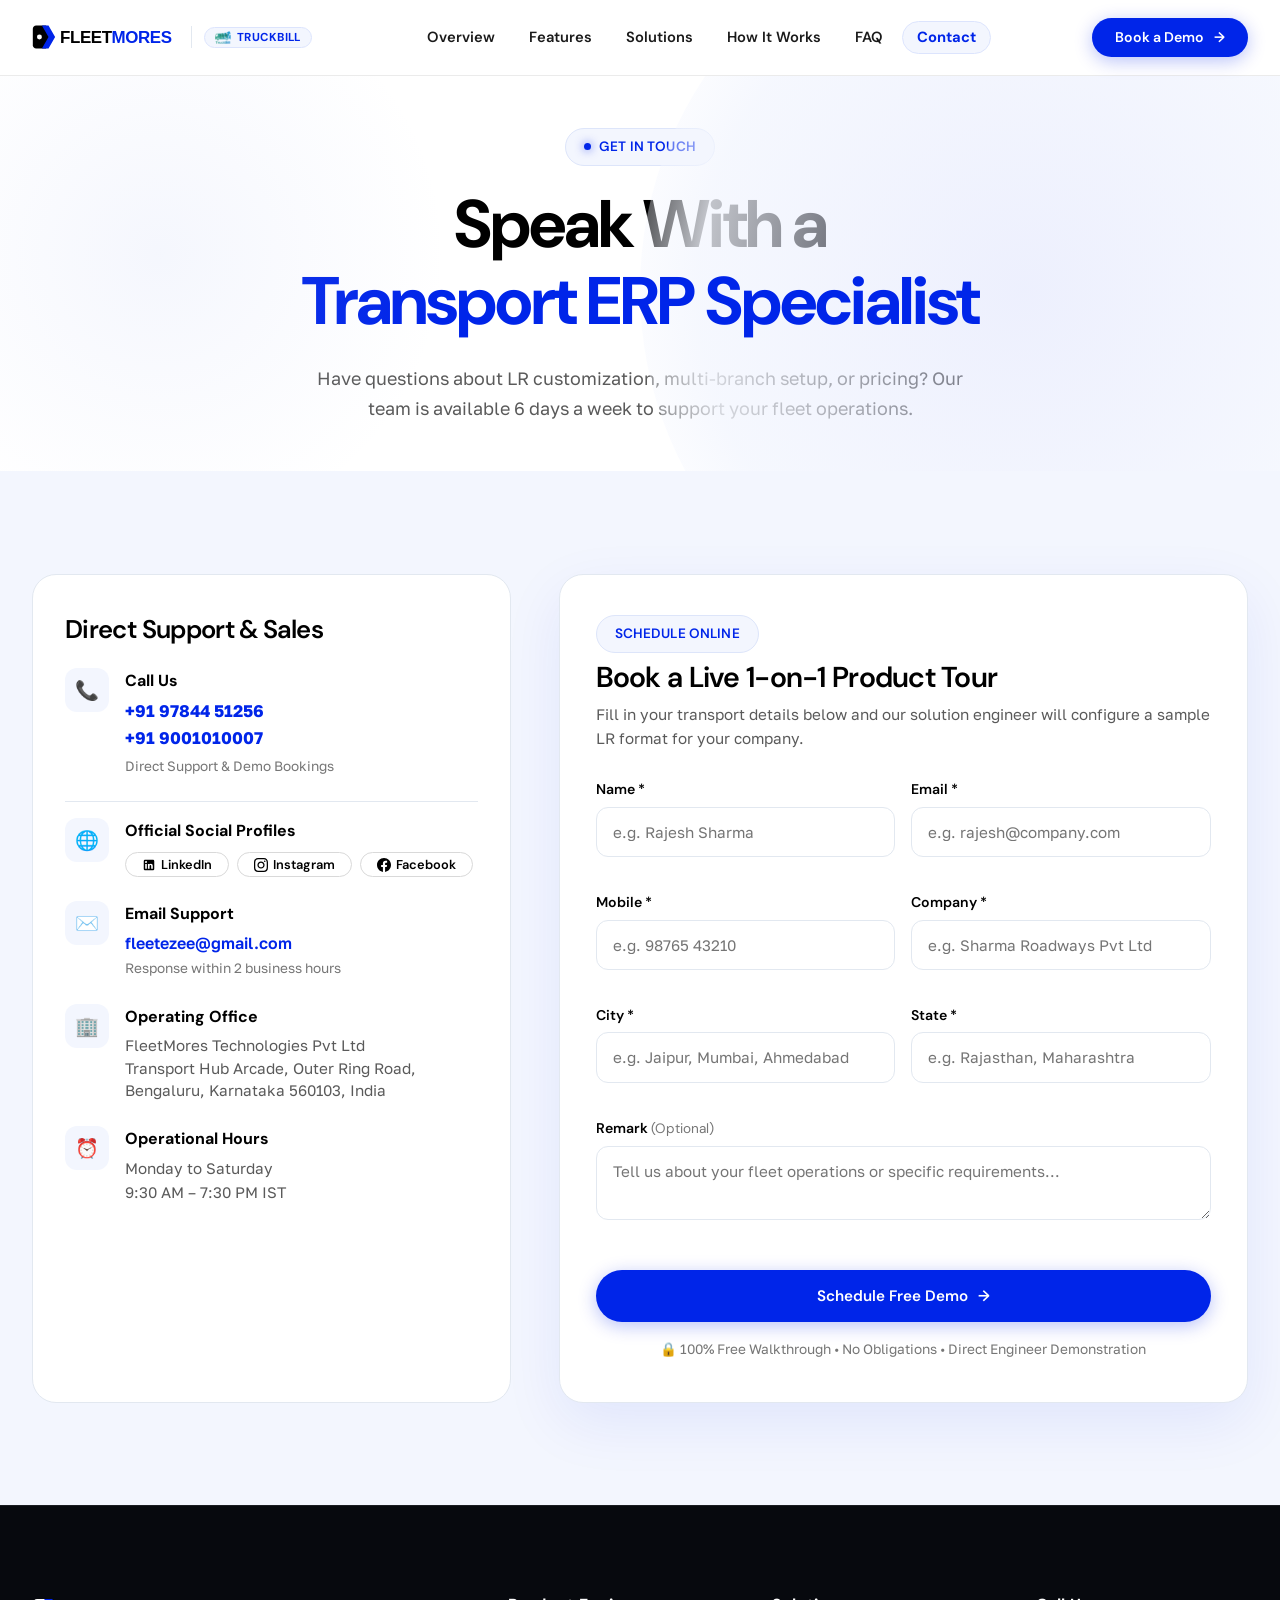
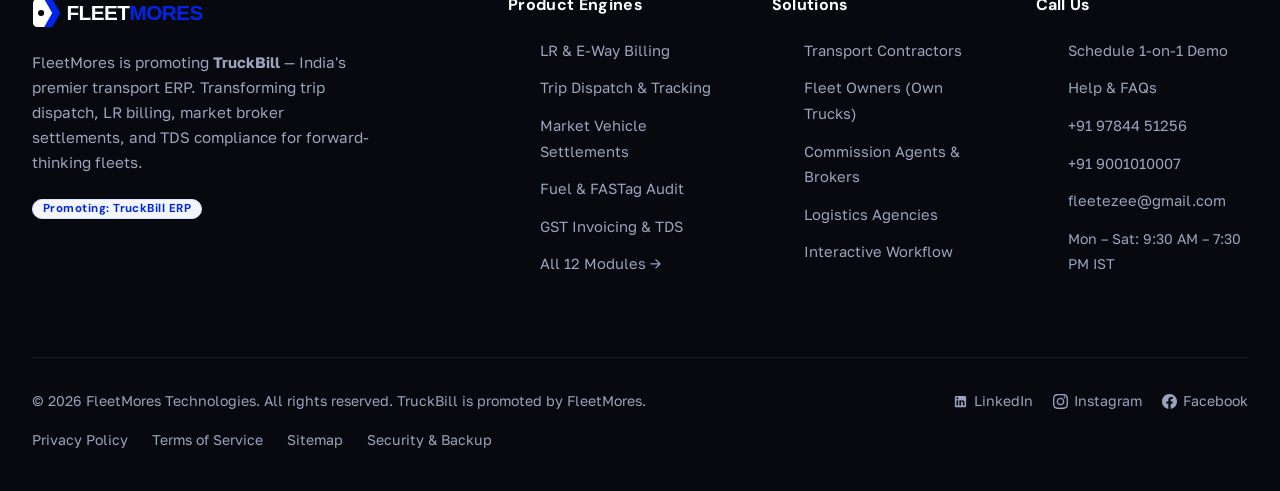
<file: contact.html>
<!DOCTYPE html>
<html lang="en-IN">
<head>
  <meta charset="UTF-8">
  <meta name="viewport" content="width=device-width, initial-scale=1.0, maximum-scale=5.0">
  <title>Book a Live TruckBill Demo & Contact Sales | FleetMores Bengaluru</title>
  <meta name="description" content="Schedule a 1-on-1 personalized live demonstration of TruckBill transport ERP. Speak with logistics software specialists in Bengaluru, India. Call +91 97844 51256.">
  <meta name="keywords" content="TruckBill demo, contact FleetMores, transport software consultation, logistics software Bengaluru, transport ERP support India, book a demo TruckBill">
  <meta name="author" content="FleetMores Technologies">
  
  <!-- Canonical & Alternate Links -->
  <link rel="canonical" href="https://fleetmores.com/contact.html">
  <link rel="alternate" hreflang="en-IN" href="https://fleetmores.com/contact.html">
  <link rel="alternate" hreflang="x-default" href="https://fleetmores.com/contact.html">

  <!-- Search Engine & Answer Engine Directives -->
  <meta name="robots" content="index, follow, max-image-preview:large, max-snippet:-1, max-video-preview:-1">
  <meta name="googlebot" content="index, follow, max-snippet:-1, max-image-preview:large">
  <meta name="bingbot" content="index, follow, max-snippet:-1, max-image-preview:large">

  <!-- Geographic & Indian Localization Metadata (Geo-Friendly SEO) -->
  <meta name="geo.region" content="IN-KA">
  <meta name="geo.placename" content="Bengaluru">
  <meta name="geo.position" content="12.9237;77.6842">
  <meta name="ICBM" content="12.9237, 77.6842">
  <meta name="geo.country" content="IN">
  <meta name="target" content="all">
  <meta name="audience" content="Transport Contractors, Fleet Owners, Logistics Agencies, Freight Brokers, India">

  <!-- Open Graph / Facebook -->
  <meta property="og:type" content="website">
  <meta property="og:locale" content="en_IN">
  <meta property="og:site_name" content="FleetMores — Promoting TruckBill">
  <meta property="og:url" content="https://fleetmores.com/contact.html">
  <meta property="og:title" content="Book a Live TruckBill Demo & Contact Sales | FleetMores Bengaluru">
  <meta property="og:description" content="Schedule a 1-on-1 personalized live demonstration of TruckBill transport ERP. Speak with logistics software specialists in Bengaluru, India. Call +91 97844 51256.">
  <meta property="og:image" content="https://fleetmores.com/assets/images/fleetmores-logo.svg">
  <meta property="og:image:width" content="1200">
  <meta property="og:image:height" content="630">
  <meta property="og:image:alt" content="FleetMores promoting TruckBill Transport ERP">

  <!-- Twitter Card -->
  <meta name="twitter:card" content="summary_large_image">
  <meta name="twitter:site" content="@fleetmores">
  <meta name="twitter:title" content="Book a Live TruckBill Demo & Contact Sales | FleetMores Bengaluru">
  <meta name="twitter:description" content="Schedule a 1-on-1 personalized live demonstration of TruckBill transport ERP. Speak with logistics software specialists in Bengaluru, India. Call +91 97844 51256.">
  <meta name="twitter:image" content="https://fleetmores.com/assets/images/fleetmores-logo.svg">

  <!-- Favicon -->
  <link rel="icon" type="image/svg+xml" href="assets/images/fleetmores-logo.svg">

  <!-- CSS Dependencies -->
  <link rel="stylesheet" href="assets/css/bootstrap.min.css">
  <link rel="stylesheet" href="assets/css/main.css">
  <link rel="stylesheet" href="assets/css/components.css">
  <link rel="stylesheet" href="assets/css/responsive.css">

  <!-- Schema.org JSON-LD Structured Data (AEO & SEO) -->
  <script type="application/ld+json">
{
  "@context": "https://schema.org",
  "@graph": [
    {
      "@type": "BreadcrumbList",
      "itemListElement": [
        {
          "@type": "ListItem",
          "position": 1,
          "name": "Home",
          "item": "https://fleetmores.com/"
        },
        {
          "@type": "ListItem",
          "position": 2,
          "name": "Contact",
          "item": "https://fleetmores.com/contact.html"
        }
      ]
    },
    {
      "@type": "ContactPage",
      "@id": "https://fleetmores.com/contact.html#page",
      "name": "Contact FleetMores & Book TruckBill Demo",
      "description": "Get in touch with FleetMores Technologies for product demos, pricing inquiries, and transport operational onboarding.",
      "publisher": {
        "@type": "Organization",
        "name": "FleetMores Technologies",
        "url": "https://fleetmores.com/"
      }
    },
    {
      "@type": "LocalBusiness",
      "@id": "https://fleetmores.com/#localbusiness",
      "name": "FleetMores Technologies Pvt Ltd",
      "image": "https://fleetmores.com/assets/images/fleetmores-logo.svg",
      "telephone": "+91-97844-51256",
      "email": "fleetezee@gmail.com",
      "url": "https://fleetmores.com/",
      "address": {
        "@type": "PostalAddress",
        "streetAddress": "Outer Ring Road, Bellandur",
        "addressLocality": "Bengaluru",
        "addressRegion": "Karnataka",
        "postalCode": "560103",
        "addressCountry": "IN"
      },
      "geo": {
        "@type": "GeoCoordinates",
        "latitude": 12.9237,
        "longitude": 77.6842
      },
      "openingHoursSpecification": [
        {
          "@type": "OpeningHoursSpecification",
          "dayOfWeek": [
            "Monday",
            "Tuesday",
            "Wednesday",
            "Thursday",
            "Friday",
            "Saturday"
          ],
          "opens": "09:30",
          "closes": "19:30"
        }
      ],
      "areaServed": "IN"
    }
  ]
}
  </script>
  <link rel="sitemap" type="application/xml" title="Sitemap" href="https://fleetmores.com/sitemap.xml">
  <link rel="manifest" href="https://fleetmores.com/site.webmanifest">
  <meta name="theme-color" content="#0025E9">
</head>
<body>
  <!-- HEADER (Sassy Glassmorphic Header) -->
  <header class="fm-header" id="mainHeader">
    <div class="container-fm">
      <div class="header-inner">
        <a href="index.html" class="header-brand-group" aria-label="FleetMores Home">
          <img src="assets/images/fleetmores-logo.svg" alt="FLEETMORES" class="brand-logo-img" width="180" height="28">
          <span class="header-brand-divider"></span>
          <span class="header-product-badge">
            <img src="assets/images/truckbill-logo.png" alt="TruckBill" width="16" height="13" style="height: 13px !important; width: auto !important; max-height: 13px !important; display: inline-block !important; vertical-align: middle;">
            <span>TRUCKBILL</span>
          </span>
        </a>

        <nav aria-label="Primary Navigation">
          <ul class="nav-desktop-links">
            <li><a href="index.html" class="">Overview</a></li>
            <li><a href="features.html" class="">Features</a></li>
            <li><a href="solutions.html" class="">Solutions</a></li>
            <li><a href="how-it-works.html" class="">How It Works</a></li>
            <li><a href="faq.html" class="">FAQ</a></li>
            <li><a href="contact.html" class="active">Contact</a></li>
          </ul>
        </nav>

        <div class="nav-desktop-cta">
          <button class="btn-sassy btn-sassy-primary btn-sassy-sm" data-open-demo data-demo-source="header_desktop">
            <span>Book a Demo</span> <span class="btn-arrow">→</span>
          </button>
        </div>

        <button class="hamburger-toggle" id="hamburgerBtn" aria-label="Toggle navigation menu" aria-expanded="false">
          <span class="hamburger-line"></span>
          <span class="hamburger-line"></span>
          <span class="hamburger-line"></span>
        </button>
      </div>
    </div>
  </header>

  <!-- Mobile Nav Drawer -->
  <div class="mobile-nav-overlay" id="mobileOverlay"></div>
  <div class="mobile-nav-drawer" id="mobileDrawer">
    <div>
      <div class="d-flex align-items-center justify-content-between mb-4">
        <img src="assets/images/fleetmores-logo.svg" alt="FLEETMORES" width="150" height="24">
        <button class="modal-close-btn" id="mobileCloseBtn" aria-label="Close Menu">✕</button>
      </div>
      <ul class="mobile-nav-links">
        <li><a href="index.html" class=""><span>Overview</span> <span>→</span></a></li>
        <li><a href="features.html" class=""><span>Features (12 Engines)</span> <span>→</span></a></li>
        <li><a href="solutions.html" class=""><span>Solutions by Segment</span> <span>→</span></a></li>
        <li><a href="how-it-works.html" class=""><span>How It Works</span> <span>→</span></a></li>
        <li><a href="faq.html" class=""><span>FAQs</span> <span>→</span></a></li>
        <li><a href="contact.html" class="active"><span>Contact & Schedule</span> <span>→</span></a></li>
      </ul>
    </div>
    <div>
      <button class="btn-sassy btn-sassy-primary w-100 py-3" data-open-demo data-demo-source="mobile_drawer">
        <span>Book a Demo</span> <span class="btn-arrow">→</span>
      </button>
    </div>
  </div>


  <section class="sassy-hero text-center pb-5">
    <div class="container-fm">
      <div class="sassy-badge-pill">
        <span class="pill-dot"></span>
        <span>GET IN TOUCH</span>
      </div>
      <h1 class="sassy-hero-title mx-auto">
        Speak With a <span class="text-cobalt">Transport ERP Specialist</span>
      </h1>
      <p class="sassy-hero-desc mx-auto">
        Have questions about LR customization, multi-branch setup, or pricing? Our team is available 6 days a week to support your fleet operations.
      </p>
    </div>
  </section>

  <!-- Contact Form & Details Section -->
  <section class="fm-section fm-section-ice">
    <div class="container-fm">
      <div class="row g-5">
        <!-- Direct Contact Details -->
        <div class="col-12 col-lg-5">
          <div style="background: #FFFFFF; border-radius: 24px; padding: 40px 32px; border: 1px solid var(--fm-border-color); height: 100%;">
            <h3 style="font-size: 1.6rem; margin-bottom: 24px;">Direct Support & Sales</h3>

            <div style="display: flex; flex-direction: column; gap: 24px;">
              <div style="display: flex; gap: 16px; align-items: flex-start;">
                <div style="width: 44px; height: 44px; border-radius: 12px; background: var(--fm-tertiary); color: var(--fm-primary); display: flex; align-items: center; justify-content: center; font-size: 1.2rem; flex-shrink: 0;">📞</div>
                <div>
                  <strong style="color: #000; font-family: var(--font-heading); display: block; margin-bottom: 4px;">Call Us</strong>
                  <div><a href="tel:+919784451256" style="color: var(--fm-primary); font-size: 1.05rem; font-weight: 700;">+91 97844 51256</a></div>
                  <div><a href="tel:+919001010007" style="color: var(--fm-primary); font-size: 1.05rem; font-weight: 700;">+91 9001010007</a></div>
                  <div style="color: var(--fm-muted-text); font-size: 0.85rem; margin-top: 4px;">Direct Support & Demo Bookings</div>
                </div>
              </div>

              <!-- Social Links Card -->
              <div style="display: flex; gap: 16px; align-items: flex-start; padding-top: 16px; border-top: 1px solid var(--fm-border-color);">
                <div style="width: 44px; height: 44px; border-radius: 12px; background: var(--fm-tertiary); color: var(--fm-primary); display: flex; align-items: center; justify-content: center; font-size: 1.2rem; flex-shrink: 0;">🌐</div>
                <div>
                  <strong style="color: #000; font-family: var(--font-heading); display: block; margin-bottom: 8px;">Official Social Profiles</strong>
                  <div style="display: flex; flex-wrap: wrap; gap: 8px;">
                    <a href="https://www.linkedin.com/showcase/truckbill/" target="_blank" rel="noopener" class="btn-sassy btn-sassy-outline py-1 px-3" style="font-size: 0.8rem; display: inline-flex; align-items: center; gap: 5px;">
                      <svg width="14" height="14" viewBox="0 0 24 24" fill="currentColor"><path d="M19 3a2 2 0 0 1 2 2v14a2 2 0 0 1-2 2H5a2 2 0 0 1-2-2V5a2 2 0 0 1 2-2h14m-.5 15.5v-5.3a3.26 3.26 0 0 0-3.26-3.26c-.85 0-1.84.52-2.28 1.3v-1.11h-2.79v8.37h2.79v-4.93c0-.77.62-1.4 1.39-1.4a1.4 1.4 0 0 1 1.4 1.4v4.93h2.75M6.88 8.56a1.68 1.68 0 0 0 1.68-1.68c0-.93-.75-1.69-1.68-1.69a1.69 1.69 0 0 0-1.69 1.69c0 .93.76 1.68 1.69 1.68m1.39 9.94v-8.37H5.5v8.37h2.77z"/></svg>
                      LinkedIn
                    </a>
                    <a href="https://www.instagram.com/truckbill.in/" target="_blank" rel="noopener" class="btn-sassy btn-sassy-outline py-1 px-3" style="font-size: 0.8rem; display: inline-flex; align-items: center; gap: 5px;">
                      <svg width="14" height="14" viewBox="0 0 24 24" fill="currentColor"><path d="M12 2.163c3.204 0 3.584.012 4.85.07 3.252.148 4.771 1.691 4.919 4.919.058 1.265.069 1.645.069 4.849 0 3.205-.012 3.584-.069 4.849-.149 3.225-1.664 4.771-4.919 4.919-1.266.058-1.644.07-4.85.07-3.204 0-3.584-.012-4.849-.07-3.26-.149-4.771-1.699-4.919-4.92-.058-1.265-.07-1.644-.07-4.849 0-3.204.013-3.583.07-4.849.149-3.227 1.664-4.771 4.919-4.919 1.266-.057 1.645-.069 4.849-.069zm0-2.163c-3.259 0-3.667.014-4.947.072-4.358.2-6.78 2.618-6.98 6.98-.059 1.281-.073 1.689-.073 4.948 0 3.259.014 3.668.072 4.948.2 4.358 2.618 6.78 6.98 6.98 1.281.058 1.689.072 4.948.072 3.259 0 3.668-.014 4.948-.072 4.354-.2 6.782-2.618 6.979-6.98.059-1.28.073-1.689.073-4.948 0-3.259-.014-3.667-.072-4.947-.196-4.354-2.617-6.78-6.979-6.98-1.281-.059-1.69-.073-4.949-.073zm0 5.838c-3.403 0-6.162 2.759-6.162 6.162s2.759 6.163 6.162 6.163 6.162-2.759 6.162-6.163c0-3.403-2.759-6.162-6.162-6.162zm0 10.162c-2.209 0-4-1.79-4-4 0-2.209 1.791-4 4-4s4 1.791 4 4c0 2.21-1.791 4-4 4zm6.406-11.845c-.796 0-1.441.645-1.441 1.44s.645 1.44 1.441 1.44c.795 0 1.439-.645 1.439-1.44s-.644-1.44-1.439-1.44z"/></svg>
                      Instagram
                    </a>
                    <a href="https://www.facebook.com/profile.php?id=61593975432299" target="_blank" rel="noopener" class="btn-sassy btn-sassy-outline py-1 px-3" style="font-size: 0.8rem; display: inline-flex; align-items: center; gap: 5px;">
                      <svg width="14" height="14" viewBox="0 0 24 24" fill="currentColor"><path d="M24 12.073c0-6.627-5.373-12-12-12s-12 5.373-12 12c0 5.99 4.388 10.954 10.125 11.854v-8.385H7.078v-3.47h3.047V9.43c0-3.007 1.792-4.669 4.533-4.669 1.312 0 2.686.235 2.686.235v2.953H15.83c-1.491 0-1.956.925-1.956 1.874v2.25h3.328l-.532 3.47h-2.796v8.385C19.612 23.027 24 18.062 24 12.073z"/></svg>
                      Facebook
                    </a>
                  </div>
                </div>
              </div>

              <div style="display: flex; gap: 16px; align-items: flex-start;">
                <div style="width: 44px; height: 44px; border-radius: 12px; background: var(--fm-tertiary); color: var(--fm-primary); display: flex; align-items: center; justify-content: center; font-size: 1.2rem; flex-shrink: 0;">✉️</div>
                <div>
                  <strong style="color: #000; font-family: var(--font-heading); display: block; margin-bottom: 4px;">Email Support</strong>
                  <a href="mailto:fleetezee@gmail.com" style="color: var(--fm-primary); font-size: 1rem; font-weight: 600;">fleetezee@gmail.com</a>
                  <div style="color: var(--fm-muted-text); font-size: 0.85rem; margin-top: 2px;">Response within 2 business hours</div>
                </div>
              </div>

              <div style="display: flex; gap: 16px; align-items: flex-start;">
                <div style="width: 44px; height: 44px; border-radius: 12px; background: var(--fm-tertiary); color: var(--fm-primary); display: flex; align-items: center; justify-content: center; font-size: 1.2rem; flex-shrink: 0;">🏢</div>
                <div>
                  <strong style="color: #000; font-family: var(--font-heading); display: block; margin-bottom: 4px;">Operating Office</strong>
                  <div style="color: var(--fm-body-text); font-size: 0.95rem; line-height: 1.5;">
                    FleetMores Technologies Pvt Ltd<br>
                    Transport Hub Arcade, Outer Ring Road,<br>
                    Bengaluru, Karnataka 560103, India
                  </div>
                </div>
              </div>

              <div style="display: flex; gap: 16px; align-items: flex-start;">
                <div style="width: 44px; height: 44px; border-radius: 12px; background: var(--fm-tertiary); color: var(--fm-primary); display: flex; align-items: center; justify-content: center; font-size: 1.2rem; flex-shrink: 0;">⏰</div>
                <div>
                  <strong style="color: #000; font-family: var(--font-heading); display: block; margin-bottom: 4px;">Operational Hours</strong>
                  <div style="color: var(--fm-body-text); font-size: 0.95rem;">
                    Monday to Saturday<br>
                    9:30 AM – 7:30 PM IST
                  </div>
                </div>
              </div>
            </div>
          </div>
        </div>

        <!-- Embedded Interactive Demo Booking Form -->
        <div class="col-12 col-lg-7">
          <div style="background: #FFFFFF; border-radius: 24px; padding: 40px 36px; border: 1.5px solid var(--fm-border-color); box-shadow: 0 20px 60px rgba(0, 37, 233, 0.08);">
            <div class="sassy-badge-pill mb-2">SCHEDULE ONLINE</div>
            <h3 style="font-size: 1.8rem; margin-bottom: 8px;">Book a Live 1-on-1 Product Tour</h3>
            <p style="color: var(--fm-body-text); font-size: 0.95rem; margin-bottom: 28px;">
              Fill in your transport details below and our solution engineer will configure a sample LR format for your company.
            </p>

                        <form id="contactPageForm" onsubmit="return handleDemoSubmit(event);">
              <div class="row g-3">
                <div class="col-12 col-md-6">
                  <div class="form-group-fm">
                    <label class="form-label-fm" for="contactName">Name *</label>
                    <input type="text" class="form-input-fm" id="contactName" name="name" required placeholder="e.g. Rajesh Sharma" autocomplete="name">
                  </div>
                </div>
                <div class="col-12 col-md-6">
                  <div class="form-group-fm">
                    <label class="form-label-fm" for="contactEmail">Email *</label>
                    <input type="email" class="form-input-fm" id="contactEmail" name="email" required placeholder="e.g. rajesh@company.com" autocomplete="email">
                  </div>
                </div>
                <div class="col-12 col-md-6">
                  <div class="form-group-fm">
                    <label class="form-label-fm" for="contactPhone">Mobile *</label>
                    <input type="tel" class="form-input-fm" id="contactPhone" name="phone" required placeholder="e.g. 98765 43210" autocomplete="tel">
                  </div>
                </div>
                <div class="col-12 col-md-6">
                  <div class="form-group-fm">
                    <label class="form-label-fm" for="contactCompany">Company *</label>
                    <input type="text" class="form-input-fm" id="contactCompany" name="company" required placeholder="e.g. Sharma Roadways Pvt Ltd" autocomplete="organization">
                  </div>
                </div>
                <div class="col-12 col-md-6">
                  <div class="form-group-fm">
                    <label class="form-label-fm" for="contactCity">City *</label>
                    <input type="text" class="form-input-fm" id="contactCity" name="city" required placeholder="e.g. Jaipur, Mumbai, Ahmedabad" autocomplete="address-level2">
                  </div>
                </div>
                <div class="col-12 col-md-6">
                  <div class="form-group-fm">
                    <label class="form-label-fm" for="contactState">State *</label>
                    <input type="text" class="form-input-fm" id="contactState" name="state" required placeholder="e.g. Rajasthan, Maharashtra" autocomplete="address-level1">
                  </div>
                </div>
                <div class="col-12">
                  <div class="form-group-fm">
                    <label class="form-label-fm" for="contactRemark">Remark <span style="font-weight: 400; color: var(--fm-muted-text); font-size: 0.85rem;">(Optional)</span></label>
                    <textarea class="form-input-fm" id="contactRemark" name="remark" rows="2" placeholder="Tell us about your fleet operations or specific requirements..." style="min-height: 70px; resize: vertical;"></textarea>
                  </div>
                </div>
              </div>

              <div style="margin-top: 24px;">
                <button type="submit" class="btn-sassy btn-sassy-primary w-100 py-3">
                  <span>Schedule Free Demo</span> <span class="btn-arrow">→</span>
                </button>
              </div>

              <div style="text-align: center; margin-top: 14px;">
                <span style="font-size: 0.85rem; color: var(--fm-muted-text);">
                  🔒 100% Free Walkthrough • No Obligations • Direct Engineer Demonstration
                </span>
              </div>
            </form>
          </div>
        </div>
      </div>
    </div>
  </section>

  <!-- FOOTER (Sassy Deep Black & Cobalt Blue) -->
  <footer class="fm-footer">
    <div class="container-fm">
      <div class="footer-grid">
        <div class="footer-brand-col">
          <a href="index.html" aria-label="FleetMores Home">
            <img src="assets/images/fleetmores-logo-dark.svg" alt="FLEETMORES" width="180" height="28">
          </a>
          <p>
            FleetMores is promoting <strong>TruckBill</strong> — India's premier transport ERP. Transforming trip dispatch, LR billing, market broker settlements, and TDS compliance for forward-thinking fleets.
          </p>
          <div style="margin-top: 1.5rem; display: flex; gap: 12px;">
            <span class="header-product-badge" style="background: rgba(0, 37, 233, 0.2); border-color: rgba(0, 37, 233, 0.5); color: #ABBBF2;">
              Promoting: TruckBill ERP
            </span>
          </div>
        </div>

        <div>
          <h4 class="footer-col-title">Product Engines</h4>
          <ul class="footer-links-list">
            <li><a href="features.html#lr-billing">LR & E-Way Billing</a></li>
            <li><a href="features.html#dispatch">Trip Dispatch & Tracking</a></li>
            <li><a href="features.html#broker">Market Vehicle Settlements</a></li>
            <li><a href="features.html#diesel">Fuel & FASTag Audit</a></li>
            <li><a href="features.html#invoicing">GST Invoicing & TDS</a></li>
            <li><a href="features.html">All 12 Modules →</a></li>
          </ul>
        </div>

        <div>
          <h4 class="footer-col-title">Solutions</h4>
          <ul class="footer-links-list">
            <li><a href="solutions.html#transporters">Transport Contractors</a></li>
            <li><a href="solutions.html#fleet-owners">Fleet Owners (Own Trucks)</a></li>
            <li><a href="solutions.html#commission-agents">Commission Agents & Brokers</a></li>
            <li><a href="solutions.html#logistics-hubs">Logistics Agencies</a></li>
            <li><a href="how-it-works.html">Interactive Workflow</a></li>
          </ul>
        </div>

        <div>
          <h4 class="footer-col-title">Call Us</h4>
          <ul class="footer-links-list">
            <li><a href="contact.html">Schedule 1-on-1 Demo</a></li>
            <li><a href="faq.html">Help & FAQs</a></li>
            <li><a href="tel:+919784451256">+91 97844 51256</a></li>
            <li><a href="tel:+919001010007">+91 9001010007</a></li>
            <li><a href="mailto:fleetezee@gmail.com">fleetezee@gmail.com</a></li>
            <li><span style="color: var(--fm-dark-text-muted); font-size: 0.88rem;">Mon – Sat: 9:30 AM – 7:30 PM IST</span></li>
          </ul>
        </div>
      </div>

      <div class="footer-bottom">
        <div>
          © 2026 FleetMores Technologies. All rights reserved. TruckBill is promoted by FleetMores.
        </div>
        <div style="display: flex; align-items: center; gap: 20px;">
          <a href="https://www.linkedin.com/showcase/truckbill/" target="_blank" rel="noopener" aria-label="LinkedIn" style="display: inline-flex; align-items: center; gap: 6px; color: var(--fm-dark-text-muted); font-size: 0.88rem; text-decoration: none;">
            <svg width="15" height="15" viewBox="0 0 24 24" fill="currentColor"><path d="M19 3a2 2 0 0 1 2 2v14a2 2 0 0 1-2 2H5a2 2 0 0 1-2-2V5a2 2 0 0 1 2-2h14m-.5 15.5v-5.3a3.26 3.26 0 0 0-3.26-3.26c-.85 0-1.84.52-2.28 1.3v-1.11h-2.79v8.37h2.79v-4.93c0-.77.62-1.4 1.39-1.4a1.4 1.4 0 0 1 1.4 1.4v4.93h2.75M6.88 8.56a1.68 1.68 0 0 0 1.68-1.68c0-.93-.75-1.69-1.68-1.69a1.69 1.69 0 0 0-1.69 1.69c0 .93.76 1.68 1.69 1.68m1.39 9.94v-8.37H5.5v8.37h2.77z"/></svg>
            <span>LinkedIn</span>
          </a>
          <a href="https://www.instagram.com/truckbill.in/" target="_blank" rel="noopener" aria-label="Instagram" style="display: inline-flex; align-items: center; gap: 6px; color: var(--fm-dark-text-muted); font-size: 0.88rem; text-decoration: none;">
            <svg width="15" height="15" viewBox="0 0 24 24" fill="currentColor"><path d="M12 2.163c3.204 0 3.584.012 4.85.07 3.252.148 4.771 1.691 4.919 4.919.058 1.265.069 1.645.069 4.849 0 3.205-.012 3.584-.069 4.849-.149 3.225-1.664 4.771-4.919 4.919-1.266.058-1.644.07-4.85.07-3.204 0-3.584-.012-4.849-.07-3.26-.149-4.771-1.699-4.919-4.92-.058-1.265-.07-1.644-.07-4.849 0-3.204.013-3.583.07-4.849.149-3.227 1.664-4.771 4.919-4.919 1.266-.057 1.645-.069 4.849-.069zm0-2.163c-3.259 0-3.667.014-4.947.072-4.358.2-6.78 2.618-6.98 6.98-.059 1.281-.073 1.689-.073 4.948 0 3.259.014 3.668.072 4.948.2 4.358 2.618 6.78 6.98 6.98 1.281.058 1.689.072 4.948.072 3.259 0 3.668-.014 4.948-.072 4.354-.2 6.782-2.618 6.979-6.98.059-1.28.073-1.689.073-4.948 0-3.259-.014-3.667-.072-4.947-.196-4.354-2.617-6.78-6.979-6.98-1.281-.059-1.69-.073-4.949-.073zm0 5.838c-3.403 0-6.162 2.759-6.162 6.162s2.759 6.163 6.162 6.163 6.162-2.759 6.162-6.163c0-3.403-2.759-6.162-6.162-6.162zm0 10.162c-2.209 0-4-1.79-4-4 0-2.209 1.791-4 4-4s4 1.791 4 4c0 2.21-1.791 4-4 4zm6.406-11.845c-.796 0-1.441.645-1.441 1.44s.645 1.44 1.441 1.44c.795 0 1.439-.645 1.439-1.44s-.644-1.44-1.439-1.44z"/></svg>
            <span>Instagram</span>
          </a>
          <a href="https://www.facebook.com/profile.php?id=61593975432299" target="_blank" rel="noopener" aria-label="Facebook" style="display: inline-flex; align-items: center; gap: 6px; color: var(--fm-dark-text-muted); font-size: 0.88rem; text-decoration: none;">
            <svg width="15" height="15" viewBox="0 0 24 24" fill="currentColor"><path d="M24 12.073c0-6.627-5.373-12-12-12s-12 5.373-12 12c0 5.99 4.388 10.954 10.125 11.854v-8.385H7.078v-3.47h3.047V9.43c0-3.007 1.792-4.669 4.533-4.669 1.312 0 2.686.235 2.686.235v2.953H15.83c-1.491 0-1.956.925-1.956 1.874v2.25h3.328l-.532 3.47h-2.796v8.385C19.612 23.027 24 18.062 24 12.073z"/></svg>
            <span>Facebook</span>
          </a>
        </div>
        <div style="display: flex; gap: 24px;">
          <a href="contact.html">Privacy Policy</a>
          <a href="contact.html">Terms of Service</a>
          <a href="sitemap.html">Sitemap</a>
          <a href="contact.html">Security & Backup</a>
        </div>
      </div>
    </div>
  </footer>

  <!-- DEMO BOOKING MODAL -->
  <div class="demo-modal-overlay" id="demoModalOverlay" role="dialog" aria-modal="true" aria-labelledby="modalHeading">
    <div class="demo-modal-card">
      <div class="modal-header">
        <div class="sassy-badge-pill mb-2">
          <span class="pill-dot"></span>
          <span>LIVE 1-ON-1 PRODUCT DEMO</span>
        </div>
        <h3 id="modalHeading" style="font-size: 1.45rem; font-weight: 700; margin-bottom: 4px;">Experience TruckBill in Action</h3>
        <p style="font-size: 0.9rem; color: var(--fm-muted-text); margin: 0;">See how 500+ transport hubs cut billing time by 70%.</p>
        <button class="modal-close-btn" data-close-demo aria-label="Close Modal">✕</button>
      </div>

      <div class="modal-body">
                <form id="demoBookingForm" onsubmit="return handleDemoSubmit(event);">
          <div class="row g-3">
            <div class="col-12 col-md-6">
              <div class="form-group-fm">
                <label class="form-label-fm" for="demoName">Name *</label>
                <input type="text" class="form-input-fm" id="demoName" name="name" required placeholder="e.g. Rajesh Sharma" autocomplete="name">
              </div>
            </div>
            <div class="col-12 col-md-6">
              <div class="form-group-fm">
                <label class="form-label-fm" for="demoEmail">Email *</label>
                <input type="email" class="form-input-fm" id="demoEmail" name="email" required placeholder="e.g. rajesh@company.com" autocomplete="email">
              </div>
            </div>
            <div class="col-12 col-md-6">
              <div class="form-group-fm">
                <label class="form-label-fm" for="demoPhone">Mobile *</label>
                <input type="tel" class="form-input-fm" id="demoPhone" name="phone" required placeholder="e.g. 98765 43210" autocomplete="tel">
              </div>
            </div>
            <div class="col-12 col-md-6">
              <div class="form-group-fm">
                <label class="form-label-fm" for="demoCompany">Company *</label>
                <input type="text" class="form-input-fm" id="demoCompany" name="company" required placeholder="e.g. Sharma Roadways Pvt Ltd" autocomplete="organization">
              </div>
            </div>
            <div class="col-12 col-md-6">
              <div class="form-group-fm">
                <label class="form-label-fm" for="demoCity">City *</label>
                <input type="text" class="form-input-fm" id="demoCity" name="city" required placeholder="e.g. Jaipur, Mumbai, Ahmedabad" autocomplete="address-level2">
              </div>
            </div>
            <div class="col-12 col-md-6">
              <div class="form-group-fm">
                <label class="form-label-fm" for="demoState">State *</label>
                <input type="text" class="form-input-fm" id="demoState" name="state" required placeholder="e.g. Rajasthan, Maharashtra" autocomplete="address-level1">
              </div>
            </div>
            <div class="col-12">
              <div class="form-group-fm">
                <label class="form-label-fm" for="demoRemark">Remark <span style="font-weight: 400; color: var(--fm-muted-text); font-size: 0.85rem;">(Optional)</span></label>
                <textarea class="form-input-fm" id="demoRemark" name="remark" rows="2" placeholder="Any specific requirements or questions (optional)" style="min-height: 70px; resize: vertical;"></textarea>
              </div>
            </div>
          </div>

          <div style="margin-top: 20px;">
            <button type="submit" class="btn-sassy btn-sassy-primary w-100 py-3" id="demoSubmitBtn">
              <span>Schedule Free Demo</span> <span class="btn-arrow">→</span>
            </button>
          </div>

          <div style="text-align: center; margin-top: 14px;">
            <span style="font-size: 0.82rem; color: var(--fm-muted-text);">
              🔒 100% Free • No Credit Card • Call us: <a href="tel:+919784451256" style="color: var(--fm-primary); font-weight: 600;">+91 97844 51256</a> / <a href="tel:+919001010007" style="color: var(--fm-primary); font-weight: 600;">+91 9001010007</a>
            </span>
          </div>
        </form>
      </div>
    </div>
  </div>

  <!-- Mobile Sticky Bottom CTA -->
  <div class="mobile-sticky-cta">
    <button class="btn-sassy btn-sassy-primary w-100 py-3" data-open-demo data-demo-source="mobile_sticky">
      <span>Book a Demo</span> <span class="btn-arrow">→</span>
    </button>
  </div>

  <!-- Scripts -->
  <script src="assets/js/bootstrap.bundle.min.js"></script>
  <script src="assets/js/interactive.js"></script>

</body>
</html>
</file>
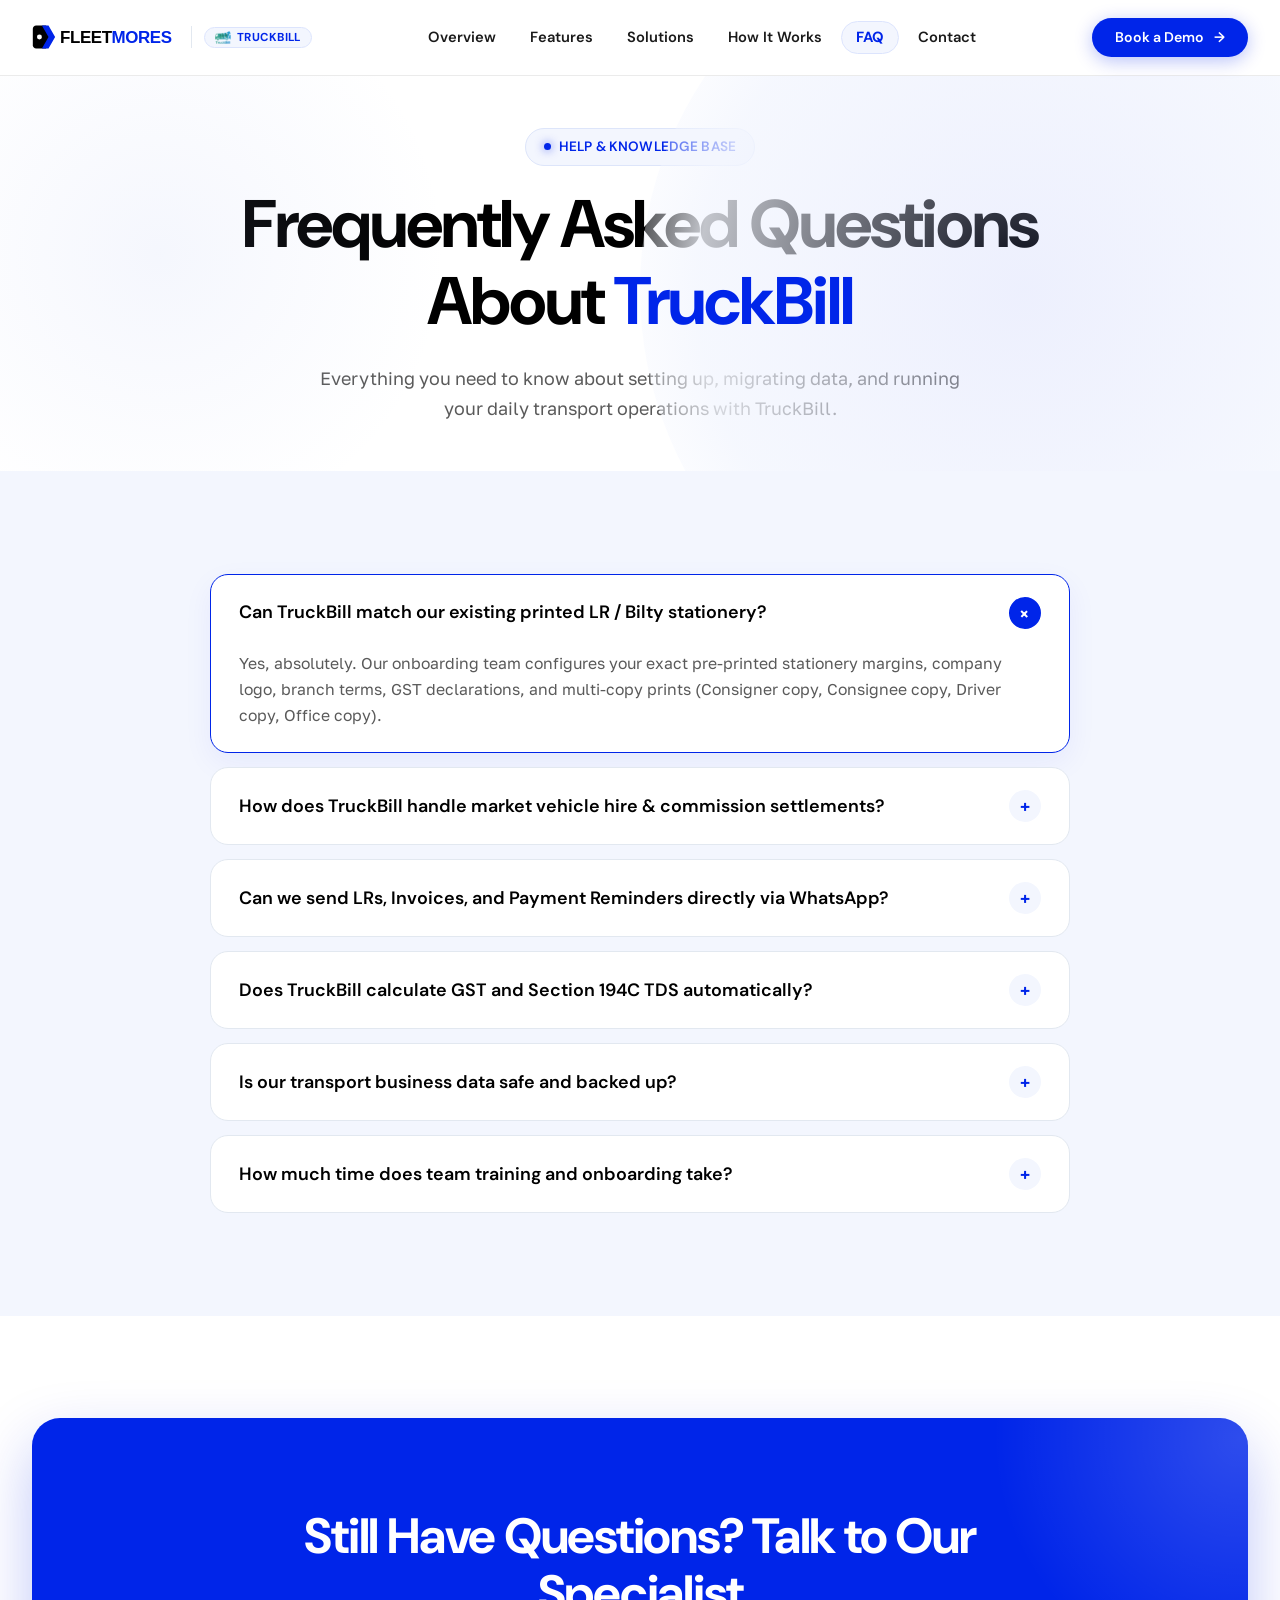
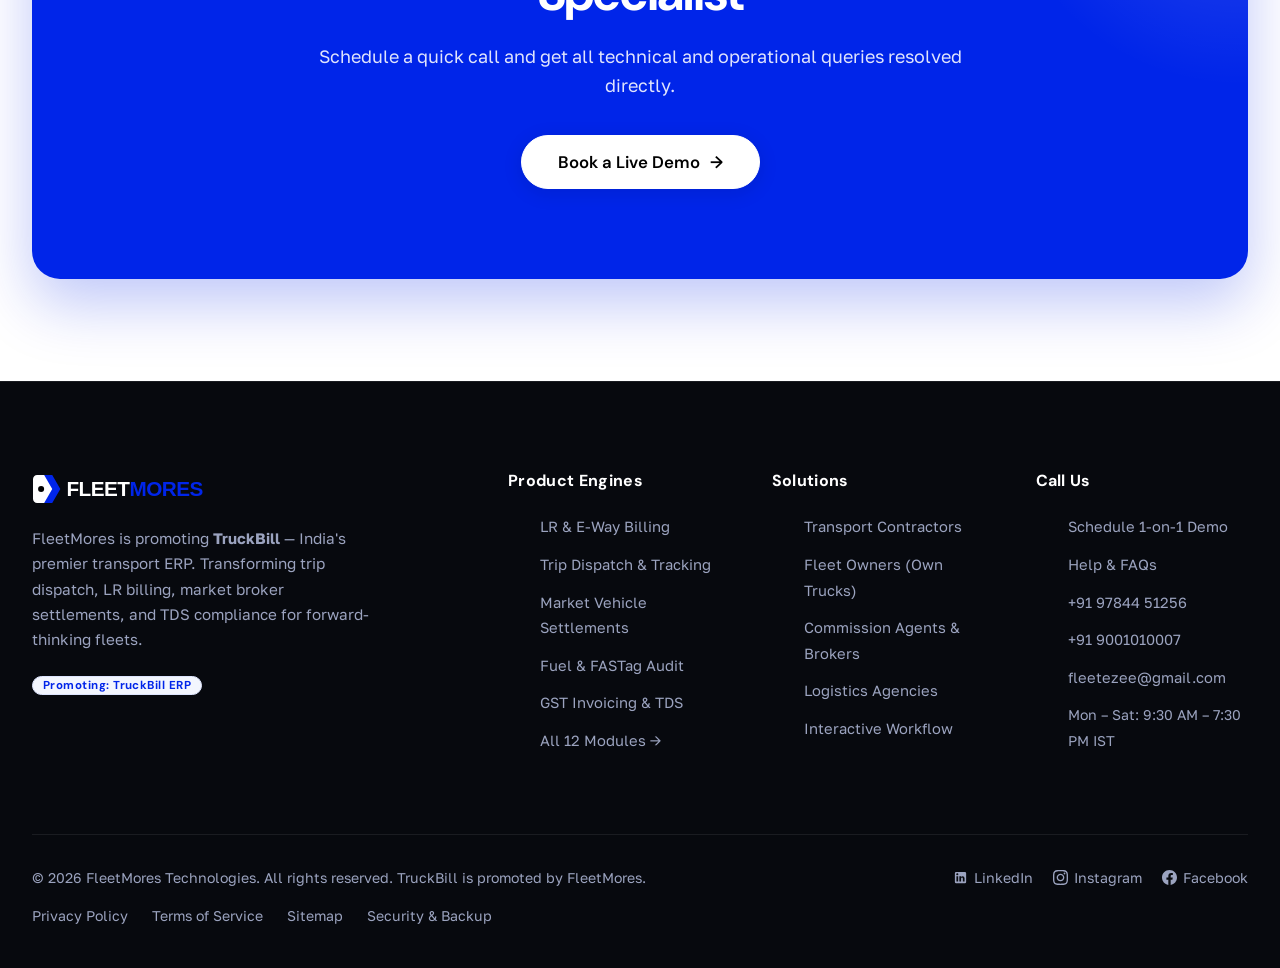
<file: faq.html>
<!DOCTYPE html>
<html lang="en-IN">
<head>
  <meta charset="UTF-8">
  <meta name="viewport" content="width=device-width, initial-scale=1.0, maximum-scale=5.0">
  <title>Frequently Asked Questions — TruckBill Transport ERP & Billing | FleetMores</title>
  <meta name="description" content="Find answers to common questions about TruckBill transport ERP, custom pre-printed LR stationery, market broker settlements, Section 194C TDS, WhatsApp sharing, and data security.">
  <meta name="keywords" content="Transport ERP FAQ, TruckBill questions, LR printing software questions, Section 194C TDS transport FAQ, transport software India, bilty format printing">
  <meta name="author" content="FleetMores Technologies">
  
  <!-- Canonical & Alternate Links -->
  <link rel="canonical" href="https://fleetmores.com/faq.html">
  <link rel="alternate" hreflang="en-IN" href="https://fleetmores.com/faq.html">
  <link rel="alternate" hreflang="x-default" href="https://fleetmores.com/faq.html">

  <!-- Search Engine & Answer Engine Directives -->
  <meta name="robots" content="index, follow, max-image-preview:large, max-snippet:-1, max-video-preview:-1">
  <meta name="googlebot" content="index, follow, max-snippet:-1, max-image-preview:large">
  <meta name="bingbot" content="index, follow, max-snippet:-1, max-image-preview:large">

  <!-- Geographic & Indian Localization Metadata (Geo-Friendly SEO) -->
  <meta name="geo.region" content="IN-KA">
  <meta name="geo.placename" content="Bengaluru">
  <meta name="geo.position" content="12.9237;77.6842">
  <meta name="ICBM" content="12.9237, 77.6842">
  <meta name="geo.country" content="IN">
  <meta name="target" content="all">
  <meta name="audience" content="Transport Contractors, Fleet Owners, Logistics Agencies, Freight Brokers, India">

  <!-- Open Graph / Facebook -->
  <meta property="og:type" content="website">
  <meta property="og:locale" content="en_IN">
  <meta property="og:site_name" content="FleetMores — Promoting TruckBill">
  <meta property="og:url" content="https://fleetmores.com/faq.html">
  <meta property="og:title" content="Frequently Asked Questions — TruckBill Transport ERP & Billing | FleetMores">
  <meta property="og:description" content="Find answers to common questions about TruckBill transport ERP, custom pre-printed LR stationery, market broker settlements, Section 194C TDS, WhatsApp sharing, and data security.">
  <meta property="og:image" content="https://fleetmores.com/assets/images/fleetmores-logo.svg">
  <meta property="og:image:width" content="1200">
  <meta property="og:image:height" content="630">
  <meta property="og:image:alt" content="FleetMores promoting TruckBill Transport ERP">

  <!-- Twitter Card -->
  <meta name="twitter:card" content="summary_large_image">
  <meta name="twitter:site" content="@fleetmores">
  <meta name="twitter:title" content="Frequently Asked Questions — TruckBill Transport ERP & Billing | FleetMores">
  <meta name="twitter:description" content="Find answers to common questions about TruckBill transport ERP, custom pre-printed LR stationery, market broker settlements, Section 194C TDS, WhatsApp sharing, and data security.">
  <meta name="twitter:image" content="https://fleetmores.com/assets/images/fleetmores-logo.svg">

  <!-- Favicon -->
  <link rel="icon" type="image/svg+xml" href="assets/images/fleetmores-logo.svg">

  <!-- CSS Dependencies -->
  <link rel="stylesheet" href="assets/css/bootstrap.min.css">
  <link rel="stylesheet" href="assets/css/main.css">
  <link rel="stylesheet" href="assets/css/components.css">
  <link rel="stylesheet" href="assets/css/responsive.css">

  <!-- Schema.org JSON-LD Structured Data (AEO & SEO) -->
  <script type="application/ld+json">
{
  "@context": "https://schema.org",
  "@graph": [
    {
      "@type": "BreadcrumbList",
      "itemListElement": [
        {
          "@type": "ListItem",
          "position": 1,
          "name": "Home",
          "item": "https://fleetmores.com/"
        },
        {
          "@type": "ListItem",
          "position": 2,
          "name": "FAQ",
          "item": "https://fleetmores.com/faq.html"
        }
      ]
    },
    {
      "@type": "FAQPage",
      "mainEntity": [
        {
          "@type": "Question",
          "name": "What is TruckBill and how does FleetMores promote it?",
          "acceptedAnswer": {
            "@type": "Answer",
            "text": "TruckBill is India's premier transport operations and billing ERP, and FleetMores Technologies promotes it across India. It automates digital Lorry Receipts (bilty), trip dispatch, market lorry settlements, diesel audits, and Section 194C TDS customer invoicing."
          }
        },
        {
          "@type": "Question",
          "name": "Can we print LRs on our company's existing pre-printed stationery?",
          "acceptedAnswer": {
            "@type": "Answer",
            "text": "Yes, TruckBill features a highly customizable layout editor that matches your exact dot-matrix or laser pre-printed stationary margins, headers, terms, and copies (Consignor, Consignee, Driver, File copy)."
          }
        },
        {
          "@type": "Question",
          "name": "How does TruckBill handle market lorry settlements and broker commission?",
          "acceptedAnswer": {
            "@type": "Answer",
            "text": "TruckBill tracks party freight rates versus supplier lorry hire rates side by side. It automatically factors diesel slips, en-route cash advances, and Section 194C TDS deductions, locking your profit margin before voucher settlement."
          }
        },
        {
          "@type": "Question",
          "name": "Does TruckBill support Section 194C TDS and GST compliance?",
          "acceptedAnswer": {
            "@type": "Answer",
            "text": "Yes, TruckBill supports RCM (Reverse Charge Mechanism) and FCM GST rules, automatically calculates 1% or 2% Section 194C TDS on transport contractor invoices, and keeps records of Pan-10 declarations."
          }
        },
        {
          "@type": "Question",
          "name": "How does diesel pump reconciliation and FASTag auditing work?",
          "acceptedAnswer": {
            "@type": "Answer",
            "text": "You can record pump diesel slips against each trip and reconcile monthly statements from Indian Oil, BPCL, HPCL, or local pumps. TruckBill matches fuel debits and FASTag toll logs against estimated route distances."
          }
        },
        {
          "@type": "Question",
          "name": "Can drivers upload Proof of Delivery (POD) photos directly from their phone?",
          "acceptedAnswer": {
            "@type": "Answer",
            "text": "Yes, drivers can submit photos of the physically stamped POD via smartphone or WhatsApp. Stamped PODs instantly link to the respective LR, enabling immediate customer invoice submission."
          }
        },
        {
          "@type": "Question",
          "name": "Can TruckBill manage multiple booking and delivery branches across India?",
          "acceptedAnswer": {
            "@type": "Answer",
            "text": "Yes, TruckBill's multi-branch architecture allows booking branches, transshipment hubs, and delivery offices to operate independently with distinct LR series while providing centralized visibility to Head Office."
          }
        },
        {
          "@type": "Question",
          "name": "Is our transport data secure and backed up?",
          "acceptedAnswer": {
            "@type": "Answer",
            "text": "TruckBill runs on secure enterprise cloud infrastructure with automated hourly backups and 256-bit SSL encryption. Role-based permissions prevent unauthorized ledger access."
          }
        }
      ]
    }
  ]
}
  </script>
  <link rel="sitemap" type="application/xml" title="Sitemap" href="https://fleetmores.com/sitemap.xml">
  <link rel="manifest" href="https://fleetmores.com/site.webmanifest">
  <meta name="theme-color" content="#0025E9">
</head>
<body>
  <!-- HEADER (Sassy Glassmorphic Header) -->
  <header class="fm-header" id="mainHeader">
    <div class="container-fm">
      <div class="header-inner">
        <a href="index.html" class="header-brand-group" aria-label="FleetMores Home">
          <img src="assets/images/fleetmores-logo.svg" alt="FLEETMORES" class="brand-logo-img" width="180" height="28">
          <span class="header-brand-divider"></span>
          <span class="header-product-badge">
            <img src="assets/images/truckbill-logo.png" alt="TruckBill" width="16" height="13" style="height: 13px !important; width: auto !important; max-height: 13px !important; display: inline-block !important; vertical-align: middle;">
            <span>TRUCKBILL</span>
          </span>
        </a>

        <nav aria-label="Primary Navigation">
          <ul class="nav-desktop-links">
            <li><a href="index.html" class="">Overview</a></li>
            <li><a href="features.html" class="">Features</a></li>
            <li><a href="solutions.html" class="">Solutions</a></li>
            <li><a href="how-it-works.html" class="">How It Works</a></li>
            <li><a href="faq.html" class="active">FAQ</a></li>
            <li><a href="contact.html" class="">Contact</a></li>
          </ul>
        </nav>

        <div class="nav-desktop-cta">
          <button class="btn-sassy btn-sassy-primary btn-sassy-sm" data-open-demo data-demo-source="header_desktop">
            <span>Book a Demo</span> <span class="btn-arrow">→</span>
          </button>
        </div>

        <button class="hamburger-toggle" id="hamburgerBtn" aria-label="Toggle navigation menu" aria-expanded="false">
          <span class="hamburger-line"></span>
          <span class="hamburger-line"></span>
          <span class="hamburger-line"></span>
        </button>
      </div>
    </div>
  </header>

  <!-- Mobile Nav Drawer -->
  <div class="mobile-nav-overlay" id="mobileOverlay"></div>
  <div class="mobile-nav-drawer" id="mobileDrawer">
    <div>
      <div class="d-flex align-items-center justify-content-between mb-4">
        <img src="assets/images/fleetmores-logo.svg" alt="FLEETMORES" width="150" height="24">
        <button class="modal-close-btn" id="mobileCloseBtn" aria-label="Close Menu">✕</button>
      </div>
      <ul class="mobile-nav-links">
        <li><a href="index.html" class=""><span>Overview</span> <span>→</span></a></li>
        <li><a href="features.html" class=""><span>Features (12 Engines)</span> <span>→</span></a></li>
        <li><a href="solutions.html" class=""><span>Solutions by Segment</span> <span>→</span></a></li>
        <li><a href="how-it-works.html" class=""><span>How It Works</span> <span>→</span></a></li>
        <li><a href="faq.html" class="active"><span>FAQs</span> <span>→</span></a></li>
        <li><a href="contact.html" class=""><span>Contact & Schedule</span> <span>→</span></a></li>
      </ul>
    </div>
    <div>
      <button class="btn-sassy btn-sassy-primary w-100 py-3" data-open-demo data-demo-source="mobile_drawer">
        <span>Book a Demo</span> <span class="btn-arrow">→</span>
      </button>
    </div>
  </div>


  <section class="sassy-hero text-center pb-5">
    <div class="container-fm">
      <div class="sassy-badge-pill">
        <span class="pill-dot"></span>
        <span>HELP & KNOWLEDGE BASE</span>
      </div>
      <h1 class="sassy-hero-title mx-auto">
        Frequently Asked Questions About <span class="text-cobalt">TruckBill</span>
      </h1>
      <p class="sassy-hero-desc mx-auto">
        Everything you need to know about setting up, migrating data, and running your daily transport operations with TruckBill.
      </p>
    </div>
  </section>

  <!-- FAQ Section -->
  <section class="fm-section fm-section-ice">
    <div class="container-fm">
      <div class="sassy-faq-list">
        <div class="sassy-faq-item active">
          <button class="sassy-faq-question">
            <span>Can TruckBill match our existing printed LR / Bilty stationery?</span>
            <span class="sassy-faq-icon">+</span>
          </button>
          <div class="sassy-faq-answer">
            <p>
              Yes, absolutely. Our onboarding team configures your exact pre-printed stationery margins, company logo, branch terms, GST declarations, and multi-copy prints (Consigner copy, Consignee copy, Driver copy, Office copy).
            </p>
          </div>
        </div>

        <div class="sassy-faq-item">
          <button class="sassy-faq-question">
            <span>How does TruckBill handle market vehicle hire & commission settlements?</span>
            <span class="sassy-faq-icon">+</span>
          </button>
          <div class="sassy-faq-answer">
            <p>
              When dispatching a market vehicle, you record both the Consigner Freight Rate and the Truck Owner Hire Rate. TruckBill automatically tracks diesel slips issued, cash advances, commission deductions, driver balance, and generates a formal Lorry Hire Slip.
            </p>
          </div>
        </div>

        <div class="sassy-faq-item">
          <button class="sassy-faq-question">
            <span>Can we send LRs, Invoices, and Payment Reminders directly via WhatsApp?</span>
            <span class="sassy-faq-icon">+</span>
          </button>
          <div class="sassy-faq-answer">
            <p>
              Yes. With built-in WhatsApp Business automation, your dispatch team can send official PDF LRs to the driver and consigner with one tap. Clients can also receive instant delivery alerts, payment links, and ledger statements.
            </p>
          </div>
        </div>

        <div class="sassy-faq-item">
          <button class="sassy-faq-question">
            <span>Does TruckBill calculate GST and Section 194C TDS automatically?</span>
            <span class="sassy-faq-icon">+</span>
          </button>
          <div class="sassy-faq-answer">
            <p>
              Yes. TruckBill is fully compliant with Indian transportation tax laws. It supports RCM (Reverse Charge Mechanism) and FCM for GST, auto-calculates 1% or 2% TDS under Section 194C, and produces GSTR-1 ready reports.
            </p>
          </div>
        </div>

        <div class="sassy-faq-item">
          <button class="sassy-faq-question">
            <span>Is our transport business data safe and backed up?</span>
            <span class="sassy-faq-icon">+</span>
          </button>
          <div class="sassy-faq-answer">
            <p>
              Yes. All data is encrypted with bank-grade 256-bit SSL protocols, stored on high-security Indian data centers, and backed up continuously every hour. Only authorized branch users can access your operational records.
            </p>
          </div>
        </div>

        <div class="sassy-faq-item">
          <button class="sassy-faq-question">
            <span>How much time does team training and onboarding take?</span>
            <span class="sassy-faq-icon">+</span>
          </button>
          <div class="sassy-faq-answer">
            <p>
              TruckBill is specifically designed for transport yard and billing staff. Most teams become completely self-sufficient within 20 to 30 minutes. Our customer success team provides complete hands-on onboarding and live video walkthroughs.
            </p>
          </div>
        </div>
      </div>
    </div>
  </section>

  <!-- Banner CTA -->
  <section class="fm-section fm-section-white">
    <div class="container-fm">
      <div class="sassy-cobalt-banner text-center">
        <div style="position: relative; z-index: 1; max-width: 800px; margin: 0 auto; padding: 0 20px;">
          <h2>Still Have Questions? Talk to Our Specialist</h2>
          <p class="mx-auto">
            Schedule a quick call and get all technical and operational queries resolved directly.
          </p>
          <button class="btn-sassy btn-sassy-white btn-sassy-lg" data-open-demo data-demo-source="faq_bottom_cta">
            <span>Book a Live Demo</span> <span class="btn-arrow">→</span>
          </button>
        </div>
      </div>
    </div>
  </section>

  <!-- FOOTER (Sassy Deep Black & Cobalt Blue) -->
  <footer class="fm-footer">
    <div class="container-fm">
      <div class="footer-grid">
        <div class="footer-brand-col">
          <a href="index.html" aria-label="FleetMores Home">
            <img src="assets/images/fleetmores-logo-dark.svg" alt="FLEETMORES" width="180" height="28">
          </a>
          <p>
            FleetMores is promoting <strong>TruckBill</strong> — India's premier transport ERP. Transforming trip dispatch, LR billing, market broker settlements, and TDS compliance for forward-thinking fleets.
          </p>
          <div style="margin-top: 1.5rem; display: flex; gap: 12px;">
            <span class="header-product-badge" style="background: rgba(0, 37, 233, 0.2); border-color: rgba(0, 37, 233, 0.5); color: #ABBBF2;">
              Promoting: TruckBill ERP
            </span>
          </div>
        </div>

        <div>
          <h4 class="footer-col-title">Product Engines</h4>
          <ul class="footer-links-list">
            <li><a href="features.html#lr-billing">LR & E-Way Billing</a></li>
            <li><a href="features.html#dispatch">Trip Dispatch & Tracking</a></li>
            <li><a href="features.html#broker">Market Vehicle Settlements</a></li>
            <li><a href="features.html#diesel">Fuel & FASTag Audit</a></li>
            <li><a href="features.html#invoicing">GST Invoicing & TDS</a></li>
            <li><a href="features.html">All 12 Modules →</a></li>
          </ul>
        </div>

        <div>
          <h4 class="footer-col-title">Solutions</h4>
          <ul class="footer-links-list">
            <li><a href="solutions.html#transporters">Transport Contractors</a></li>
            <li><a href="solutions.html#fleet-owners">Fleet Owners (Own Trucks)</a></li>
            <li><a href="solutions.html#commission-agents">Commission Agents & Brokers</a></li>
            <li><a href="solutions.html#logistics-hubs">Logistics Agencies</a></li>
            <li><a href="how-it-works.html">Interactive Workflow</a></li>
          </ul>
        </div>

        <div>
          <h4 class="footer-col-title">Call Us</h4>
          <ul class="footer-links-list">
            <li><a href="contact.html">Schedule 1-on-1 Demo</a></li>
            <li><a href="faq.html">Help & FAQs</a></li>
            <li><a href="tel:+919784451256">+91 97844 51256</a></li>
            <li><a href="tel:+919001010007">+91 9001010007</a></li>
            <li><a href="mailto:fleetezee@gmail.com">fleetezee@gmail.com</a></li>
            <li><span style="color: var(--fm-dark-text-muted); font-size: 0.88rem;">Mon – Sat: 9:30 AM – 7:30 PM IST</span></li>
          </ul>
        </div>
      </div>

      <div class="footer-bottom">
        <div>
          © 2026 FleetMores Technologies. All rights reserved. TruckBill is promoted by FleetMores.
        </div>
        <div style="display: flex; align-items: center; gap: 20px;">
          <a href="https://www.linkedin.com/showcase/truckbill/" target="_blank" rel="noopener" aria-label="LinkedIn" style="display: inline-flex; align-items: center; gap: 6px; color: var(--fm-dark-text-muted); font-size: 0.88rem; text-decoration: none;">
            <svg width="15" height="15" viewBox="0 0 24 24" fill="currentColor"><path d="M19 3a2 2 0 0 1 2 2v14a2 2 0 0 1-2 2H5a2 2 0 0 1-2-2V5a2 2 0 0 1 2-2h14m-.5 15.5v-5.3a3.26 3.26 0 0 0-3.26-3.26c-.85 0-1.84.52-2.28 1.3v-1.11h-2.79v8.37h2.79v-4.93c0-.77.62-1.4 1.39-1.4a1.4 1.4 0 0 1 1.4 1.4v4.93h2.75M6.88 8.56a1.68 1.68 0 0 0 1.68-1.68c0-.93-.75-1.69-1.68-1.69a1.69 1.69 0 0 0-1.69 1.69c0 .93.76 1.68 1.69 1.68m1.39 9.94v-8.37H5.5v8.37h2.77z"/></svg>
            <span>LinkedIn</span>
          </a>
          <a href="https://www.instagram.com/truckbill.in/" target="_blank" rel="noopener" aria-label="Instagram" style="display: inline-flex; align-items: center; gap: 6px; color: var(--fm-dark-text-muted); font-size: 0.88rem; text-decoration: none;">
            <svg width="15" height="15" viewBox="0 0 24 24" fill="currentColor"><path d="M12 2.163c3.204 0 3.584.012 4.85.07 3.252.148 4.771 1.691 4.919 4.919.058 1.265.069 1.645.069 4.849 0 3.205-.012 3.584-.069 4.849-.149 3.225-1.664 4.771-4.919 4.919-1.266.058-1.644.07-4.85.07-3.204 0-3.584-.012-4.849-.07-3.26-.149-4.771-1.699-4.919-4.92-.058-1.265-.07-1.644-.07-4.849 0-3.204.013-3.583.07-4.849.149-3.227 1.664-4.771 4.919-4.919 1.266-.057 1.645-.069 4.849-.069zm0-2.163c-3.259 0-3.667.014-4.947.072-4.358.2-6.78 2.618-6.98 6.98-.059 1.281-.073 1.689-.073 4.948 0 3.259.014 3.668.072 4.948.2 4.358 2.618 6.78 6.98 6.98 1.281.058 1.689.072 4.948.072 3.259 0 3.668-.014 4.948-.072 4.354-.2 6.782-2.618 6.979-6.98.059-1.28.073-1.689.073-4.948 0-3.259-.014-3.667-.072-4.947-.196-4.354-2.617-6.78-6.979-6.98-1.281-.059-1.69-.073-4.949-.073zm0 5.838c-3.403 0-6.162 2.759-6.162 6.162s2.759 6.163 6.162 6.163 6.162-2.759 6.162-6.163c0-3.403-2.759-6.162-6.162-6.162zm0 10.162c-2.209 0-4-1.79-4-4 0-2.209 1.791-4 4-4s4 1.791 4 4c0 2.21-1.791 4-4 4zm6.406-11.845c-.796 0-1.441.645-1.441 1.44s.645 1.44 1.441 1.44c.795 0 1.439-.645 1.439-1.44s-.644-1.44-1.439-1.44z"/></svg>
            <span>Instagram</span>
          </a>
          <a href="https://www.facebook.com/profile.php?id=61593975432299" target="_blank" rel="noopener" aria-label="Facebook" style="display: inline-flex; align-items: center; gap: 6px; color: var(--fm-dark-text-muted); font-size: 0.88rem; text-decoration: none;">
            <svg width="15" height="15" viewBox="0 0 24 24" fill="currentColor"><path d="M24 12.073c0-6.627-5.373-12-12-12s-12 5.373-12 12c0 5.99 4.388 10.954 10.125 11.854v-8.385H7.078v-3.47h3.047V9.43c0-3.007 1.792-4.669 4.533-4.669 1.312 0 2.686.235 2.686.235v2.953H15.83c-1.491 0-1.956.925-1.956 1.874v2.25h3.328l-.532 3.47h-2.796v8.385C19.612 23.027 24 18.062 24 12.073z"/></svg>
            <span>Facebook</span>
          </a>
        </div>
        <div style="display: flex; gap: 24px;">
          <a href="contact.html">Privacy Policy</a>
          <a href="contact.html">Terms of Service</a>
          <a href="sitemap.html">Sitemap</a>
          <a href="contact.html">Security & Backup</a>
        </div>
      </div>
    </div>
  </footer>

  <!-- DEMO BOOKING MODAL -->
  <div class="demo-modal-overlay" id="demoModalOverlay" role="dialog" aria-modal="true" aria-labelledby="modalHeading">
    <div class="demo-modal-card">
      <div class="modal-header">
        <div class="sassy-badge-pill mb-2">
          <span class="pill-dot"></span>
          <span>LIVE 1-ON-1 PRODUCT DEMO</span>
        </div>
        <h3 id="modalHeading" style="font-size: 1.45rem; font-weight: 700; margin-bottom: 4px;">Experience TruckBill in Action</h3>
        <p style="font-size: 0.9rem; color: var(--fm-muted-text); margin: 0;">See how 500+ transport hubs cut billing time by 70%.</p>
        <button class="modal-close-btn" data-close-demo aria-label="Close Modal">✕</button>
      </div>

      <div class="modal-body">
                <form id="demoBookingForm" onsubmit="return handleDemoSubmit(event);">
          <div class="row g-3">
            <div class="col-12 col-md-6">
              <div class="form-group-fm">
                <label class="form-label-fm" for="demoName">Name *</label>
                <input type="text" class="form-input-fm" id="demoName" name="name" required placeholder="e.g. Rajesh Sharma" autocomplete="name">
              </div>
            </div>
            <div class="col-12 col-md-6">
              <div class="form-group-fm">
                <label class="form-label-fm" for="demoEmail">Email *</label>
                <input type="email" class="form-input-fm" id="demoEmail" name="email" required placeholder="e.g. rajesh@company.com" autocomplete="email">
              </div>
            </div>
            <div class="col-12 col-md-6">
              <div class="form-group-fm">
                <label class="form-label-fm" for="demoPhone">Mobile *</label>
                <input type="tel" class="form-input-fm" id="demoPhone" name="phone" required placeholder="e.g. 98765 43210" autocomplete="tel">
              </div>
            </div>
            <div class="col-12 col-md-6">
              <div class="form-group-fm">
                <label class="form-label-fm" for="demoCompany">Company *</label>
                <input type="text" class="form-input-fm" id="demoCompany" name="company" required placeholder="e.g. Sharma Roadways Pvt Ltd" autocomplete="organization">
              </div>
            </div>
            <div class="col-12 col-md-6">
              <div class="form-group-fm">
                <label class="form-label-fm" for="demoCity">City *</label>
                <input type="text" class="form-input-fm" id="demoCity" name="city" required placeholder="e.g. Jaipur, Mumbai, Ahmedabad" autocomplete="address-level2">
              </div>
            </div>
            <div class="col-12 col-md-6">
              <div class="form-group-fm">
                <label class="form-label-fm" for="demoState">State *</label>
                <input type="text" class="form-input-fm" id="demoState" name="state" required placeholder="e.g. Rajasthan, Maharashtra" autocomplete="address-level1">
              </div>
            </div>
            <div class="col-12">
              <div class="form-group-fm">
                <label class="form-label-fm" for="demoRemark">Remark <span style="font-weight: 400; color: var(--fm-muted-text); font-size: 0.85rem;">(Optional)</span></label>
                <textarea class="form-input-fm" id="demoRemark" name="remark" rows="2" placeholder="Any specific requirements or questions (optional)" style="min-height: 70px; resize: vertical;"></textarea>
              </div>
            </div>
          </div>

          <div style="margin-top: 20px;">
            <button type="submit" class="btn-sassy btn-sassy-primary w-100 py-3" id="demoSubmitBtn">
              <span>Schedule Free Demo</span> <span class="btn-arrow">→</span>
            </button>
          </div>

          <div style="text-align: center; margin-top: 14px;">
            <span style="font-size: 0.82rem; color: var(--fm-muted-text);">
              🔒 100% Free • No Credit Card • Call us: <a href="tel:+919784451256" style="color: var(--fm-primary); font-weight: 600;">+91 97844 51256</a> / <a href="tel:+919001010007" style="color: var(--fm-primary); font-weight: 600;">+91 9001010007</a>
            </span>
          </div>
        </form>
      </div>
    </div>
  </div>

  <!-- Mobile Sticky Bottom CTA -->
  <div class="mobile-sticky-cta">
    <button class="btn-sassy btn-sassy-primary w-100 py-3" data-open-demo data-demo-source="mobile_sticky">
      <span>Book a Demo</span> <span class="btn-arrow">→</span>
    </button>
  </div>

  <!-- Scripts -->
  <script src="assets/js/bootstrap.bundle.min.js"></script>
  <script src="assets/js/interactive.js"></script>

</body>
</html>
</file>
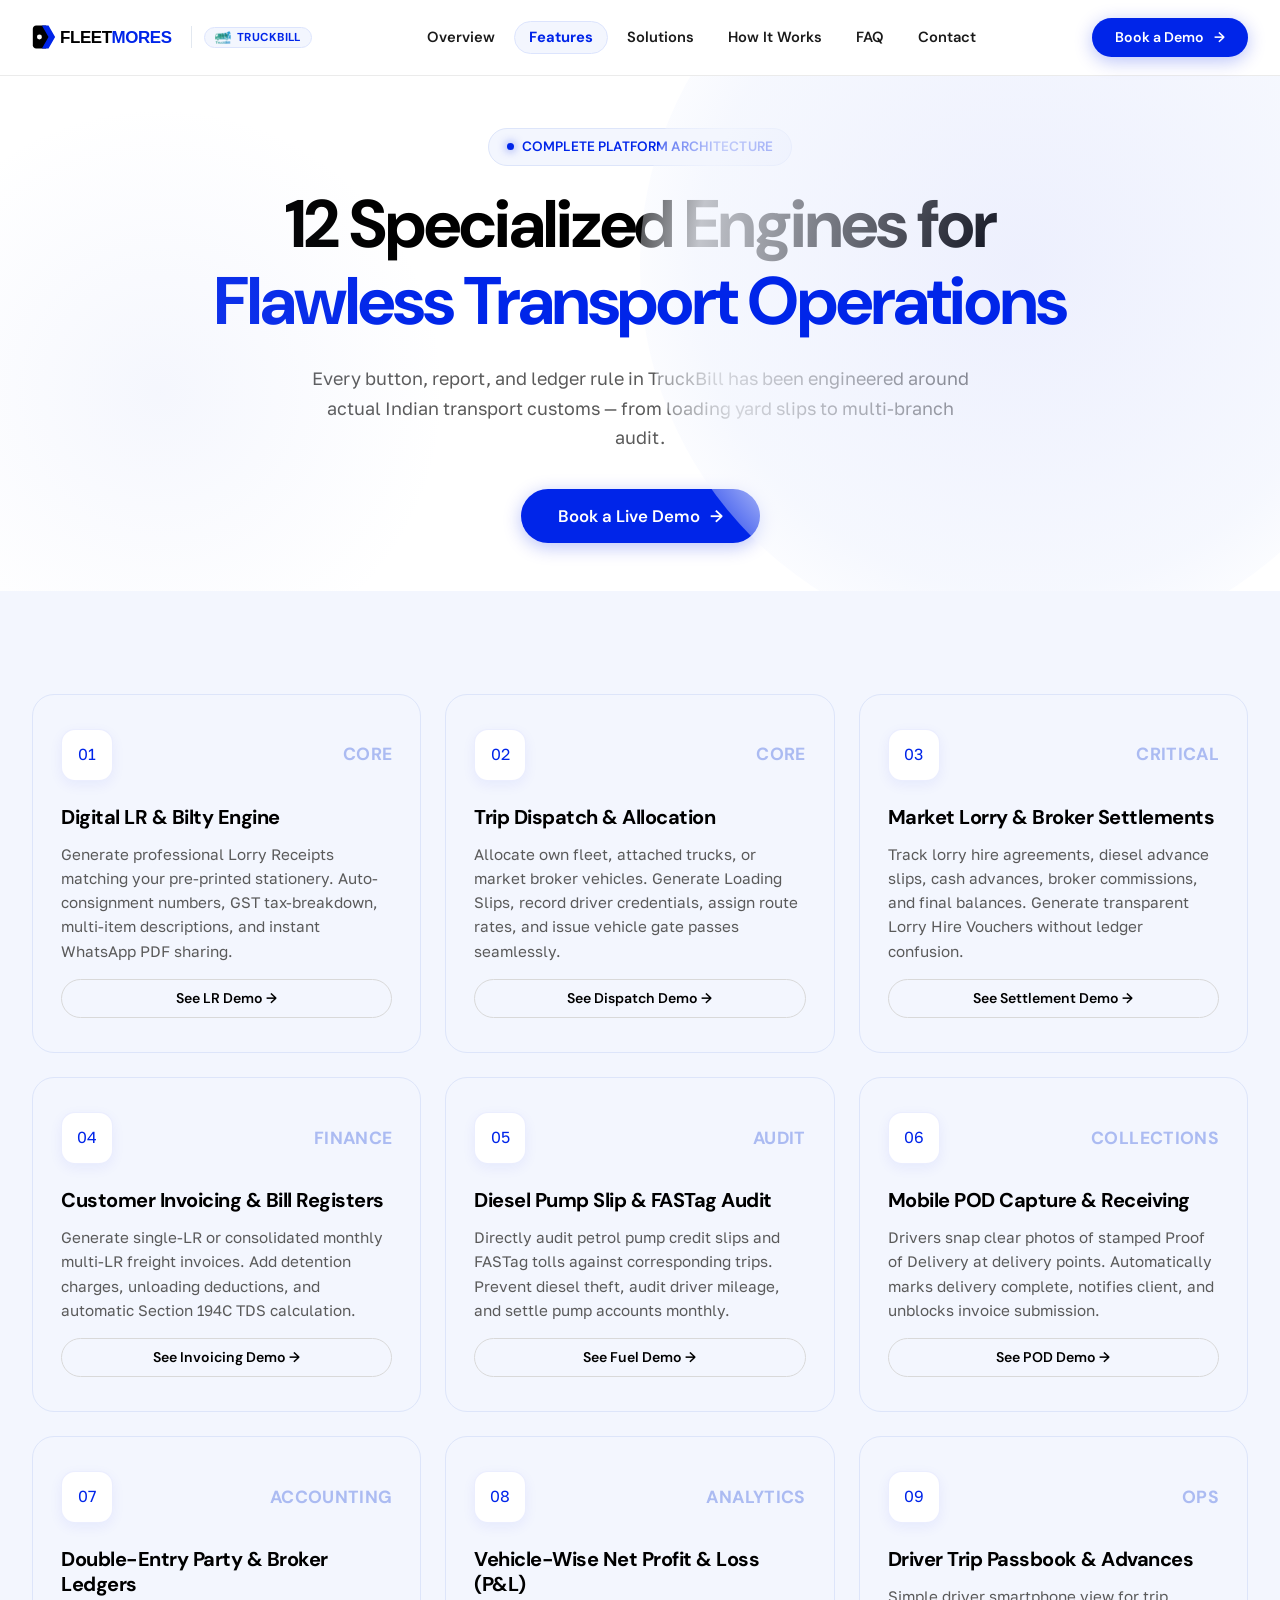
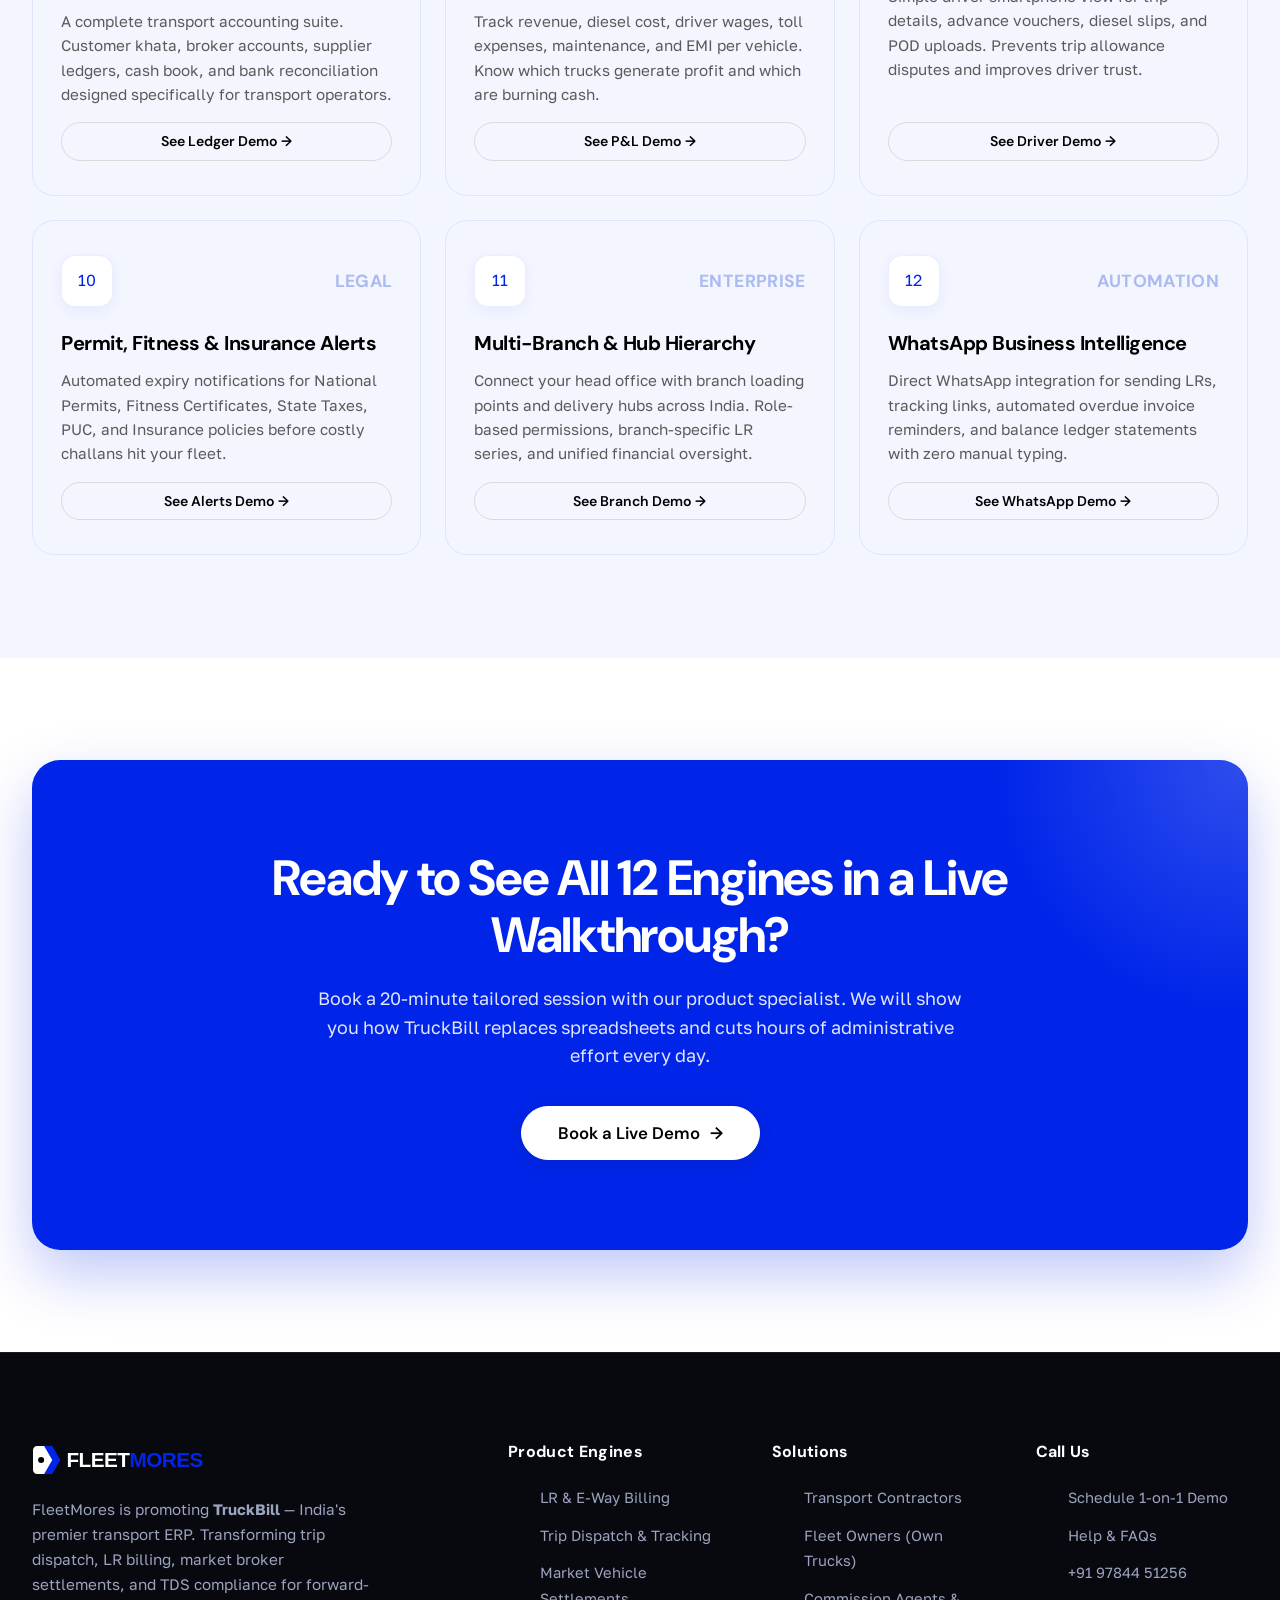
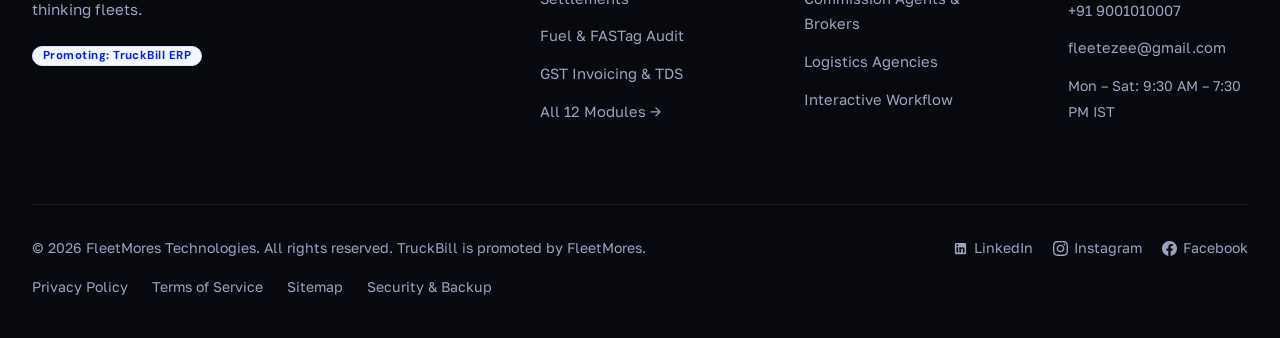
<file: features.html>
<!DOCTYPE html>
<html lang="en-IN">
<head>
  <meta charset="UTF-8">
  <meta name="viewport" content="width=device-width, initial-scale=1.0, maximum-scale=5.0">
  <title>TruckBill Features — 12 Specialized Transport ERP Engines | FleetMores</title>
  <meta name="description" content="Explore TruckBill's 12 specialized transport modules: Digital LR bilty generation, trip dispatch, market lorry settlements, FASTag diesel audits, and customer GST billing.">
  <meta name="keywords" content="Transport ERP features, digital bilty generation, LR print format, trip dispatch software, market lorry voucher, diesel pump slip audit, commercial vehicle expiry alerts, driver passbook">
  <meta name="author" content="FleetMores Technologies">
  
  <!-- Canonical & Alternate Links -->
  <link rel="canonical" href="https://fleetmores.com/features.html">
  <link rel="alternate" hreflang="en-IN" href="https://fleetmores.com/features.html">
  <link rel="alternate" hreflang="x-default" href="https://fleetmores.com/features.html">

  <!-- Search Engine & Answer Engine Directives -->
  <meta name="robots" content="index, follow, max-image-preview:large, max-snippet:-1, max-video-preview:-1">
  <meta name="googlebot" content="index, follow, max-snippet:-1, max-image-preview:large">
  <meta name="bingbot" content="index, follow, max-snippet:-1, max-image-preview:large">

  <!-- Geographic & Indian Localization Metadata (Geo-Friendly SEO) -->
  <meta name="geo.region" content="IN-KA">
  <meta name="geo.placename" content="Bengaluru">
  <meta name="geo.position" content="12.9237;77.6842">
  <meta name="ICBM" content="12.9237, 77.6842">
  <meta name="geo.country" content="IN">
  <meta name="target" content="all">
  <meta name="audience" content="Transport Contractors, Fleet Owners, Logistics Agencies, Freight Brokers, India">

  <!-- Open Graph / Facebook -->
  <meta property="og:type" content="website">
  <meta property="og:locale" content="en_IN">
  <meta property="og:site_name" content="FleetMores — Promoting TruckBill">
  <meta property="og:url" content="https://fleetmores.com/features.html">
  <meta property="og:title" content="TruckBill Features — 12 Specialized Transport ERP Engines | FleetMores">
  <meta property="og:description" content="Explore TruckBill's 12 specialized transport modules: Digital LR bilty generation, trip dispatch, market lorry settlements, FASTag diesel audits, and customer GST billing.">
  <meta property="og:image" content="https://fleetmores.com/assets/images/fleetmores-logo.svg">
  <meta property="og:image:width" content="1200">
  <meta property="og:image:height" content="630">
  <meta property="og:image:alt" content="FleetMores promoting TruckBill Transport ERP">

  <!-- Twitter Card -->
  <meta name="twitter:card" content="summary_large_image">
  <meta name="twitter:site" content="@fleetmores">
  <meta name="twitter:title" content="TruckBill Features — 12 Specialized Transport ERP Engines | FleetMores">
  <meta name="twitter:description" content="Explore TruckBill's 12 specialized transport modules: Digital LR bilty generation, trip dispatch, market lorry settlements, FASTag diesel audits, and customer GST billing.">
  <meta name="twitter:image" content="https://fleetmores.com/assets/images/fleetmores-logo.svg">

  <!-- Favicon -->
  <link rel="icon" type="image/svg+xml" href="assets/images/fleetmores-logo.svg">

  <!-- CSS Dependencies -->
  <link rel="stylesheet" href="assets/css/bootstrap.min.css">
  <link rel="stylesheet" href="assets/css/main.css">
  <link rel="stylesheet" href="assets/css/components.css">
  <link rel="stylesheet" href="assets/css/responsive.css">

  <!-- Schema.org JSON-LD Structured Data (AEO & SEO) -->
  <script type="application/ld+json">
{
  "@context": "https://schema.org",
  "@graph": [
    {
      "@type": "BreadcrumbList",
      "itemListElement": [
        {
          "@type": "ListItem",
          "position": 1,
          "name": "Home",
          "item": "https://fleetmores.com/"
        },
        {
          "@type": "ListItem",
          "position": 2,
          "name": "Features",
          "item": "https://fleetmores.com/features.html"
        }
      ]
    },
    {
      "@type": "CollectionPage",
      "@id": "https://fleetmores.com/features.html#page",
      "name": "TruckBill 12 Specialized Transport ERP Engines",
      "description": "Comprehensive overview of TruckBill's 12 specialized operational modules engineered for Indian transport and logistics companies.",
      "publisher": {
        "@type": "Organization",
        "name": "FleetMores Technologies",
        "url": "https://fleetmores.com/"
      }
    },
    {
      "@type": "ItemList",
      "name": "12 Transport ERP Modules",
      "itemListElement": [
        {
          "@type": "ListItem",
          "position": 1,
          "name": "Digital LR & Bilty Engine",
          "description": "Auto-sequenced Lorry Receipts matching pre-printed stationery, multi-item breakdown, and instant WhatsApp PDF sharing."
        },
        {
          "@type": "ListItem",
          "position": 2,
          "name": "Trip Dispatch & Vehicle Allocation",
          "description": "Dispatch own trucks, attached fleet, or market vehicles with verified driver loading slips and route checklists."
        },
        {
          "@type": "ListItem",
          "position": 3,
          "name": "Market Vehicle & Broker Settlement",
          "description": "Calculate hire rate vs party freight rate, diesel slip advances, cash deductions, and broker commission."
        },
        {
          "@type": "ListItem",
          "position": 4,
          "name": "Customer Invoicing & TDS Management",
          "description": "Single and multi-LR tax invoices with detention charges and automated Section 194C TDS calculation."
        },
        {
          "@type": "ListItem",
          "position": 5,
          "name": "Diesel & FASTag Audit",
          "description": "Pump slip reconciliation, toll debits, route mileage audit, and en-route cash vouchers."
        },
        {
          "@type": "ListItem",
          "position": 6,
          "name": "Mobile POD Capture",
          "description": "Driver smartphone photo upload of stamped Proof of Delivery to unblock customer payment submission."
        },
        {
          "@type": "ListItem",
          "position": 7,
          "name": "Transport Accounting & Khata",
          "description": "Double-entry party ledgers, broker khata, driver passbook, and cash books tailored to Indian transport customs."
        },
        {
          "@type": "ListItem",
          "position": 8,
          "name": "Vehicle-Wise Net Profit & Loss",
          "description": "Track revenue, fuel costs, driver wages, maintenance, and EMI per truck every month."
        },
        {
          "@type": "ListItem",
          "position": 9,
          "name": "Driver Trip Passbook",
          "description": "Driver trip allowances, route advances, and proof of delivery tracking to prevent disputes."
        },
        {
          "@type": "ListItem",
          "position": 10,
          "name": "Permit, Fitness & Insurance Alerts",
          "description": "Proactive automated expiry alerts for commercial vehicle documents via WhatsApp and SMS."
        },
        {
          "@type": "ListItem",
          "position": 11,
          "name": "Multi-Branch Hierarchy",
          "description": "Centralized head office visibility over booking branches and delivery hubs across India."
        },
        {
          "@type": "ListItem",
          "position": 12,
          "name": "WhatsApp Business Intelligence",
          "description": "Automated delivery of LRs, tracking links, POD copies, and invoice payment reminders."
        }
      ]
    }
  ]
}
  </script>
  <link rel="sitemap" type="application/xml" title="Sitemap" href="https://fleetmores.com/sitemap.xml">
  <link rel="manifest" href="https://fleetmores.com/site.webmanifest">
  <meta name="theme-color" content="#0025E9">
</head>
<body>
  <!-- HEADER (Sassy Glassmorphic Header) -->
  <header class="fm-header" id="mainHeader">
    <div class="container-fm">
      <div class="header-inner">
        <a href="index.html" class="header-brand-group" aria-label="FleetMores Home">
          <img src="assets/images/fleetmores-logo.svg" alt="FLEETMORES" class="brand-logo-img" width="180" height="28">
          <span class="header-brand-divider"></span>
          <span class="header-product-badge">
            <img src="assets/images/truckbill-logo.png" alt="TruckBill" width="16" height="13" style="height: 13px !important; width: auto !important; max-height: 13px !important; display: inline-block !important; vertical-align: middle;">
            <span>TRUCKBILL</span>
          </span>
        </a>

        <nav aria-label="Primary Navigation">
          <ul class="nav-desktop-links">
            <li><a href="index.html" class="">Overview</a></li>
            <li><a href="features.html" class="active">Features</a></li>
            <li><a href="solutions.html" class="">Solutions</a></li>
            <li><a href="how-it-works.html" class="">How It Works</a></li>
            <li><a href="faq.html" class="">FAQ</a></li>
            <li><a href="contact.html" class="">Contact</a></li>
          </ul>
        </nav>

        <div class="nav-desktop-cta">
          <button class="btn-sassy btn-sassy-primary btn-sassy-sm" data-open-demo data-demo-source="header_desktop">
            <span>Book a Demo</span> <span class="btn-arrow">→</span>
          </button>
        </div>

        <button class="hamburger-toggle" id="hamburgerBtn" aria-label="Toggle navigation menu" aria-expanded="false">
          <span class="hamburger-line"></span>
          <span class="hamburger-line"></span>
          <span class="hamburger-line"></span>
        </button>
      </div>
    </div>
  </header>

  <!-- Mobile Nav Drawer -->
  <div class="mobile-nav-overlay" id="mobileOverlay"></div>
  <div class="mobile-nav-drawer" id="mobileDrawer">
    <div>
      <div class="d-flex align-items-center justify-content-between mb-4">
        <img src="assets/images/fleetmores-logo.svg" alt="FLEETMORES" width="150" height="24">
        <button class="modal-close-btn" id="mobileCloseBtn" aria-label="Close Menu">✕</button>
      </div>
      <ul class="mobile-nav-links">
        <li><a href="index.html" class=""><span>Overview</span> <span>→</span></a></li>
        <li><a href="features.html" class="active"><span>Features (12 Engines)</span> <span>→</span></a></li>
        <li><a href="solutions.html" class=""><span>Solutions by Segment</span> <span>→</span></a></li>
        <li><a href="how-it-works.html" class=""><span>How It Works</span> <span>→</span></a></li>
        <li><a href="faq.html" class=""><span>FAQs</span> <span>→</span></a></li>
        <li><a href="contact.html" class=""><span>Contact & Schedule</span> <span>→</span></a></li>
      </ul>
    </div>
    <div>
      <button class="btn-sassy btn-sassy-primary w-100 py-3" data-open-demo data-demo-source="mobile_drawer">
        <span>Book a Demo</span> <span class="btn-arrow">→</span>
      </button>
    </div>
  </div>


  <!-- Hero Header -->
  <section class="sassy-hero text-center pb-5">
    <div class="container-fm">
      <div class="sassy-badge-pill">
        <span class="pill-dot"></span>
        <span>COMPLETE PLATFORM ARCHITECTURE</span>
      </div>
      <h1 class="sassy-hero-title mx-auto">
        12 Specialized Engines for <span class="text-cobalt">Flawless Transport Operations</span>
      </h1>
      <p class="sassy-hero-desc mx-auto">
        Every button, report, and ledger rule in TruckBill has been engineered around actual Indian transport customs — from loading yard slips to multi-branch audit.
      </p>
      <div class="d-flex justify-content-center gap-3">
        <button class="btn-sassy btn-sassy-primary btn-sassy-lg" data-open-demo data-demo-source="features_hero">
          <span>Book a Live Demo</span> <span class="btn-arrow">→</span>
        </button>
      </div>
    </div>
  </section>

  <!-- 12 Engines Detailed Section -->
  <section class="fm-section fm-section-ice" id="all-features">
    <div class="container-fm">
      <div class="row g-4">
        <!-- Engine 01 -->
        <div class="col-12 col-md-6 col-lg-4" id="lr-billing">
          <div class="sassy-card h-100">
            <div>
              <div class="sassy-card-top">
                <div class="sassy-card-icon">01</div>
                <span class="sassy-card-num">CORE</span>
              </div>
              <h3 class="sassy-card-title">Digital LR & Bilty Engine</h3>
              <p class="sassy-card-text">
                Generate professional Lorry Receipts matching your pre-printed stationery. Auto-consignment numbers, GST tax-breakdown, multi-item descriptions, and instant WhatsApp PDF sharing.
              </p>
            </div>
            <button class="btn-sassy btn-sassy-outline btn-sassy-sm mt-3" data-open-demo data-demo-source="feat_lr">See LR Demo →</button>
          </div>
        </div>

        <!-- Engine 02 -->
        <div class="col-12 col-md-6 col-lg-4" id="dispatch">
          <div class="sassy-card h-100">
            <div>
              <div class="sassy-card-top">
                <div class="sassy-card-icon">02</div>
                <span class="sassy-card-num">CORE</span>
              </div>
              <h3 class="sassy-card-title">Trip Dispatch & Allocation</h3>
              <p class="sassy-card-text">
                Allocate own fleet, attached trucks, or market broker vehicles. Generate Loading Slips, record driver credentials, assign route rates, and issue vehicle gate passes seamlessly.
              </p>
            </div>
            <button class="btn-sassy btn-sassy-outline btn-sassy-sm mt-3" data-open-demo data-demo-source="feat_dispatch">See Dispatch Demo →</button>
          </div>
        </div>

        <!-- Engine 03 -->
        <div class="col-12 col-md-6 col-lg-4" id="broker">
          <div class="sassy-card h-100">
            <div>
              <div class="sassy-card-top">
                <div class="sassy-card-icon">03</div>
                <span class="sassy-card-num">CRITICAL</span>
              </div>
              <h3 class="sassy-card-title">Market Lorry & Broker Settlements</h3>
              <p class="sassy-card-text">
                Track lorry hire agreements, diesel advance slips, cash advances, broker commissions, and final balances. Generate transparent Lorry Hire Vouchers without ledger confusion.
              </p>
            </div>
            <button class="btn-sassy btn-sassy-outline btn-sassy-sm mt-3" data-open-demo data-demo-source="feat_broker">See Settlement Demo →</button>
          </div>
        </div>

        <!-- Engine 04 -->
        <div class="col-12 col-md-6 col-lg-4" id="invoicing">
          <div class="sassy-card h-100">
            <div>
              <div class="sassy-card-top">
                <div class="sassy-card-icon">04</div>
                <span class="sassy-card-num">FINANCE</span>
              </div>
              <h3 class="sassy-card-title">Customer Invoicing & Bill Registers</h3>
              <p class="sassy-card-text">
                Generate single-LR or consolidated monthly multi-LR freight invoices. Add detention charges, unloading deductions, and automatic Section 194C TDS calculation.
              </p>
            </div>
            <button class="btn-sassy btn-sassy-outline btn-sassy-sm mt-3" data-open-demo data-demo-source="feat_invoice">See Invoicing Demo →</button>
          </div>
        </div>

        <!-- Engine 05 -->
        <div class="col-12 col-md-6 col-lg-4" id="diesel">
          <div class="sassy-card h-100">
            <div>
              <div class="sassy-card-top">
                <div class="sassy-card-icon">05</div>
                <span class="sassy-card-num">AUDIT</span>
              </div>
              <h3 class="sassy-card-title">Diesel Pump Slip & FASTag Audit</h3>
              <p class="sassy-card-text">
                Directly audit petrol pump credit slips and FASTag tolls against corresponding trips. Prevent diesel theft, audit driver mileage, and settle pump accounts monthly.
              </p>
            </div>
            <button class="btn-sassy btn-sassy-outline btn-sassy-sm mt-3" data-open-demo data-demo-source="feat_diesel">See Fuel Demo →</button>
          </div>
        </div>

        <!-- Engine 06 -->
        <div class="col-12 col-md-6 col-lg-4" id="pod">
          <div class="sassy-card h-100">
            <div>
              <div class="sassy-card-top">
                <div class="sassy-card-icon">06</div>
                <span class="sassy-card-num">COLLECTIONS</span>
              </div>
              <h3 class="sassy-card-title">Mobile POD Capture & Receiving</h3>
              <p class="sassy-card-text">
                Drivers snap clear photos of stamped Proof of Delivery at delivery points. Automatically marks delivery complete, notifies client, and unblocks invoice submission.
              </p>
            </div>
            <button class="btn-sassy btn-sassy-outline btn-sassy-sm mt-3" data-open-demo data-demo-source="feat_pod">See POD Demo →</button>
          </div>
        </div>

        <!-- Engine 07 -->
        <div class="col-12 col-md-6 col-lg-4" id="ledger">
          <div class="sassy-card h-100">
            <div>
              <div class="sassy-card-top">
                <div class="sassy-card-icon">07</div>
                <span class="sassy-card-num">ACCOUNTING</span>
              </div>
              <h3 class="sassy-card-title">Double-Entry Party & Broker Ledgers</h3>
              <p class="sassy-card-text">
                A complete transport accounting suite. Customer khata, broker accounts, supplier ledgers, cash book, and bank reconciliation designed specifically for transport operators.
              </p>
            </div>
            <button class="btn-sassy btn-sassy-outline btn-sassy-sm mt-3" data-open-demo data-demo-source="feat_ledger">See Ledger Demo →</button>
          </div>
        </div>

        <!-- Engine 08 -->
        <div class="col-12 col-md-6 col-lg-4" id="fleet-pnl">
          <div class="sassy-card h-100">
            <div>
              <div class="sassy-card-top">
                <div class="sassy-card-icon">08</div>
                <span class="sassy-card-num">ANALYTICS</span>
              </div>
              <h3 class="sassy-card-title">Vehicle-Wise Net Profit & Loss (P&L)</h3>
              <p class="sassy-card-text">
                Track revenue, diesel cost, driver wages, toll expenses, maintenance, and EMI per vehicle. Know which trucks generate profit and which are burning cash.
              </p>
            </div>
            <button class="btn-sassy btn-sassy-outline btn-sassy-sm mt-3" data-open-demo data-demo-source="feat_pnl">See P&L Demo →</button>
          </div>
        </div>

        <!-- Engine 09 -->
        <div class="col-12 col-md-6 col-lg-4" id="driver-app">
          <div class="sassy-card h-100">
            <div>
              <div class="sassy-card-top">
                <div class="sassy-card-icon">09</div>
                <span class="sassy-card-num">OPS</span>
              </div>
              <h3 class="sassy-card-title">Driver Trip Passbook & Advances</h3>
              <p class="sassy-card-text">
                Simple driver smartphone view for trip details, advance vouchers, diesel slips, and POD uploads. Prevents trip allowance disputes and improves driver trust.
              </p>
            </div>
            <button class="btn-sassy btn-sassy-outline btn-sassy-sm mt-3" data-open-demo data-demo-source="feat_driver">See Driver Demo →</button>
          </div>
        </div>

        <!-- Engine 10 -->
        <div class="col-12 col-md-6 col-lg-4" id="compliance">
          <div class="sassy-card h-100">
            <div>
              <div class="sassy-card-top">
                <div class="sassy-card-icon">10</div>
                <span class="sassy-card-num">LEGAL</span>
              </div>
              <h3 class="sassy-card-title">Permit, Fitness & Insurance Alerts</h3>
              <p class="sassy-card-text">
                Automated expiry notifications for National Permits, Fitness Certificates, State Taxes, PUC, and Insurance policies before costly challans hit your fleet.
              </p>
            </div>
            <button class="btn-sassy btn-sassy-outline btn-sassy-sm mt-3" data-open-demo data-demo-source="feat_permit">See Alerts Demo →</button>
          </div>
        </div>

        <!-- Engine 11 -->
        <div class="col-12 col-md-6 col-lg-4" id="multi-branch">
          <div class="sassy-card h-100">
            <div>
              <div class="sassy-card-top">
                <div class="sassy-card-icon">11</div>
                <span class="sassy-card-num">ENTERPRISE</span>
              </div>
              <h3 class="sassy-card-title">Multi-Branch & Hub Hierarchy</h3>
              <p class="sassy-card-text">
                Connect your head office with branch loading points and delivery hubs across India. Role-based permissions, branch-specific LR series, and unified financial oversight.
              </p>
            </div>
            <button class="btn-sassy btn-sassy-outline btn-sassy-sm mt-3" data-open-demo data-demo-source="feat_branch">See Branch Demo →</button>
          </div>
        </div>

        <!-- Engine 12 -->
        <div class="col-12 col-md-6 col-lg-4" id="whatsapp-bot">
          <div class="sassy-card h-100">
            <div>
              <div class="sassy-card-top">
                <div class="sassy-card-icon">12</div>
                <span class="sassy-card-num">AUTOMATION</span>
              </div>
              <h3 class="sassy-card-title">WhatsApp Business Intelligence</h3>
              <p class="sassy-card-text">
                Direct WhatsApp integration for sending LRs, tracking links, automated overdue invoice reminders, and balance ledger statements with zero manual typing.
              </p>
            </div>
            <button class="btn-sassy btn-sassy-outline btn-sassy-sm mt-3" data-open-demo data-demo-source="feat_whatsapp">See WhatsApp Demo →</button>
          </div>
        </div>
      </div>
    </div>
  </section>

  <!-- Banner CTA -->
  <section class="fm-section fm-section-white">
    <div class="container-fm">
      <div class="sassy-cobalt-banner text-center">
        <div style="position: relative; z-index: 1; max-width: 800px; margin: 0 auto; padding: 0 20px;">
          <h2>Ready to See All 12 Engines in a Live Walkthrough?</h2>
          <p class="mx-auto">
            Book a 20-minute tailored session with our product specialist. We will show you how TruckBill replaces spreadsheets and cuts hours of administrative effort every day.
          </p>
          <div class="d-flex align-items-center justify-content-center flex-wrap gap-3">
            <button class="btn-sassy btn-sassy-white btn-sassy-lg" data-open-demo data-demo-source="features_bottom_cta">
              <span>Book a Live Demo</span> <span class="btn-arrow">→</span>
            </button>
          </div>
        </div>
      </div>
    </div>
  </section>

  <!-- FOOTER (Sassy Deep Black & Cobalt Blue) -->
  <footer class="fm-footer">
    <div class="container-fm">
      <div class="footer-grid">
        <div class="footer-brand-col">
          <a href="index.html" aria-label="FleetMores Home">
            <img src="assets/images/fleetmores-logo-dark.svg" alt="FLEETMORES" width="180" height="28">
          </a>
          <p>
            FleetMores is promoting <strong>TruckBill</strong> — India's premier transport ERP. Transforming trip dispatch, LR billing, market broker settlements, and TDS compliance for forward-thinking fleets.
          </p>
          <div style="margin-top: 1.5rem; display: flex; gap: 12px;">
            <span class="header-product-badge" style="background: rgba(0, 37, 233, 0.2); border-color: rgba(0, 37, 233, 0.5); color: #ABBBF2;">
              Promoting: TruckBill ERP
            </span>
          </div>
        </div>

        <div>
          <h4 class="footer-col-title">Product Engines</h4>
          <ul class="footer-links-list">
            <li><a href="features.html#lr-billing">LR & E-Way Billing</a></li>
            <li><a href="features.html#dispatch">Trip Dispatch & Tracking</a></li>
            <li><a href="features.html#broker">Market Vehicle Settlements</a></li>
            <li><a href="features.html#diesel">Fuel & FASTag Audit</a></li>
            <li><a href="features.html#invoicing">GST Invoicing & TDS</a></li>
            <li><a href="features.html">All 12 Modules →</a></li>
          </ul>
        </div>

        <div>
          <h4 class="footer-col-title">Solutions</h4>
          <ul class="footer-links-list">
            <li><a href="solutions.html#transporters">Transport Contractors</a></li>
            <li><a href="solutions.html#fleet-owners">Fleet Owners (Own Trucks)</a></li>
            <li><a href="solutions.html#commission-agents">Commission Agents & Brokers</a></li>
            <li><a href="solutions.html#logistics-hubs">Logistics Agencies</a></li>
            <li><a href="how-it-works.html">Interactive Workflow</a></li>
          </ul>
        </div>

        <div>
          <h4 class="footer-col-title">Call Us</h4>
          <ul class="footer-links-list">
            <li><a href="contact.html">Schedule 1-on-1 Demo</a></li>
            <li><a href="faq.html">Help & FAQs</a></li>
            <li><a href="tel:+919784451256">+91 97844 51256</a></li>
            <li><a href="tel:+919001010007">+91 9001010007</a></li>
            <li><a href="mailto:fleetezee@gmail.com">fleetezee@gmail.com</a></li>
            <li><span style="color: var(--fm-dark-text-muted); font-size: 0.88rem;">Mon – Sat: 9:30 AM – 7:30 PM IST</span></li>
          </ul>
        </div>
      </div>

      <div class="footer-bottom">
        <div>
          © 2026 FleetMores Technologies. All rights reserved. TruckBill is promoted by FleetMores.
        </div>
        <div style="display: flex; align-items: center; gap: 20px;">
          <a href="https://www.linkedin.com/showcase/truckbill/" target="_blank" rel="noopener" aria-label="LinkedIn" style="display: inline-flex; align-items: center; gap: 6px; color: var(--fm-dark-text-muted); font-size: 0.88rem; text-decoration: none;">
            <svg width="15" height="15" viewBox="0 0 24 24" fill="currentColor"><path d="M19 3a2 2 0 0 1 2 2v14a2 2 0 0 1-2 2H5a2 2 0 0 1-2-2V5a2 2 0 0 1 2-2h14m-.5 15.5v-5.3a3.26 3.26 0 0 0-3.26-3.26c-.85 0-1.84.52-2.28 1.3v-1.11h-2.79v8.37h2.79v-4.93c0-.77.62-1.4 1.39-1.4a1.4 1.4 0 0 1 1.4 1.4v4.93h2.75M6.88 8.56a1.68 1.68 0 0 0 1.68-1.68c0-.93-.75-1.69-1.68-1.69a1.69 1.69 0 0 0-1.69 1.69c0 .93.76 1.68 1.69 1.68m1.39 9.94v-8.37H5.5v8.37h2.77z"/></svg>
            <span>LinkedIn</span>
          </a>
          <a href="https://www.instagram.com/truckbill.in/" target="_blank" rel="noopener" aria-label="Instagram" style="display: inline-flex; align-items: center; gap: 6px; color: var(--fm-dark-text-muted); font-size: 0.88rem; text-decoration: none;">
            <svg width="15" height="15" viewBox="0 0 24 24" fill="currentColor"><path d="M12 2.163c3.204 0 3.584.012 4.85.07 3.252.148 4.771 1.691 4.919 4.919.058 1.265.069 1.645.069 4.849 0 3.205-.012 3.584-.069 4.849-.149 3.225-1.664 4.771-4.919 4.919-1.266.058-1.644.07-4.85.07-3.204 0-3.584-.012-4.849-.07-3.26-.149-4.771-1.699-4.919-4.92-.058-1.265-.07-1.644-.07-4.849 0-3.204.013-3.583.07-4.849.149-3.227 1.664-4.771 4.919-4.919 1.266-.057 1.645-.069 4.849-.069zm0-2.163c-3.259 0-3.667.014-4.947.072-4.358.2-6.78 2.618-6.98 6.98-.059 1.281-.073 1.689-.073 4.948 0 3.259.014 3.668.072 4.948.2 4.358 2.618 6.78 6.98 6.98 1.281.058 1.689.072 4.948.072 3.259 0 3.668-.014 4.948-.072 4.354-.2 6.782-2.618 6.979-6.98.059-1.28.073-1.689.073-4.948 0-3.259-.014-3.667-.072-4.947-.196-4.354-2.617-6.78-6.979-6.98-1.281-.059-1.69-.073-4.949-.073zm0 5.838c-3.403 0-6.162 2.759-6.162 6.162s2.759 6.163 6.162 6.163 6.162-2.759 6.162-6.163c0-3.403-2.759-6.162-6.162-6.162zm0 10.162c-2.209 0-4-1.79-4-4 0-2.209 1.791-4 4-4s4 1.791 4 4c0 2.21-1.791 4-4 4zm6.406-11.845c-.796 0-1.441.645-1.441 1.44s.645 1.44 1.441 1.44c.795 0 1.439-.645 1.439-1.44s-.644-1.44-1.439-1.44z"/></svg>
            <span>Instagram</span>
          </a>
          <a href="https://www.facebook.com/profile.php?id=61593975432299" target="_blank" rel="noopener" aria-label="Facebook" style="display: inline-flex; align-items: center; gap: 6px; color: var(--fm-dark-text-muted); font-size: 0.88rem; text-decoration: none;">
            <svg width="15" height="15" viewBox="0 0 24 24" fill="currentColor"><path d="M24 12.073c0-6.627-5.373-12-12-12s-12 5.373-12 12c0 5.99 4.388 10.954 10.125 11.854v-8.385H7.078v-3.47h3.047V9.43c0-3.007 1.792-4.669 4.533-4.669 1.312 0 2.686.235 2.686.235v2.953H15.83c-1.491 0-1.956.925-1.956 1.874v2.25h3.328l-.532 3.47h-2.796v8.385C19.612 23.027 24 18.062 24 12.073z"/></svg>
            <span>Facebook</span>
          </a>
        </div>
        <div style="display: flex; gap: 24px;">
          <a href="contact.html">Privacy Policy</a>
          <a href="contact.html">Terms of Service</a>
          <a href="sitemap.html">Sitemap</a>
          <a href="contact.html">Security & Backup</a>
        </div>
      </div>
    </div>
  </footer>

  <!-- DEMO BOOKING MODAL -->
  <div class="demo-modal-overlay" id="demoModalOverlay" role="dialog" aria-modal="true" aria-labelledby="modalHeading">
    <div class="demo-modal-card">
      <div class="modal-header">
        <div class="sassy-badge-pill mb-2">
          <span class="pill-dot"></span>
          <span>LIVE 1-ON-1 PRODUCT DEMO</span>
        </div>
        <h3 id="modalHeading" style="font-size: 1.45rem; font-weight: 700; margin-bottom: 4px;">Experience TruckBill in Action</h3>
        <p style="font-size: 0.9rem; color: var(--fm-muted-text); margin: 0;">See how 500+ transport hubs cut billing time by 70%.</p>
        <button class="modal-close-btn" data-close-demo aria-label="Close Modal">✕</button>
      </div>

      <div class="modal-body">
                <form id="demoBookingForm" onsubmit="return handleDemoSubmit(event);">
          <div class="row g-3">
            <div class="col-12 col-md-6">
              <div class="form-group-fm">
                <label class="form-label-fm" for="demoName">Name *</label>
                <input type="text" class="form-input-fm" id="demoName" name="name" required placeholder="e.g. Rajesh Sharma" autocomplete="name">
              </div>
            </div>
            <div class="col-12 col-md-6">
              <div class="form-group-fm">
                <label class="form-label-fm" for="demoEmail">Email *</label>
                <input type="email" class="form-input-fm" id="demoEmail" name="email" required placeholder="e.g. rajesh@company.com" autocomplete="email">
              </div>
            </div>
            <div class="col-12 col-md-6">
              <div class="form-group-fm">
                <label class="form-label-fm" for="demoPhone">Mobile *</label>
                <input type="tel" class="form-input-fm" id="demoPhone" name="phone" required placeholder="e.g. 98765 43210" autocomplete="tel">
              </div>
            </div>
            <div class="col-12 col-md-6">
              <div class="form-group-fm">
                <label class="form-label-fm" for="demoCompany">Company *</label>
                <input type="text" class="form-input-fm" id="demoCompany" name="company" required placeholder="e.g. Sharma Roadways Pvt Ltd" autocomplete="organization">
              </div>
            </div>
            <div class="col-12 col-md-6">
              <div class="form-group-fm">
                <label class="form-label-fm" for="demoCity">City *</label>
                <input type="text" class="form-input-fm" id="demoCity" name="city" required placeholder="e.g. Jaipur, Mumbai, Ahmedabad" autocomplete="address-level2">
              </div>
            </div>
            <div class="col-12 col-md-6">
              <div class="form-group-fm">
                <label class="form-label-fm" for="demoState">State *</label>
                <input type="text" class="form-input-fm" id="demoState" name="state" required placeholder="e.g. Rajasthan, Maharashtra" autocomplete="address-level1">
              </div>
            </div>
            <div class="col-12">
              <div class="form-group-fm">
                <label class="form-label-fm" for="demoRemark">Remark <span style="font-weight: 400; color: var(--fm-muted-text); font-size: 0.85rem;">(Optional)</span></label>
                <textarea class="form-input-fm" id="demoRemark" name="remark" rows="2" placeholder="Any specific requirements or questions (optional)" style="min-height: 70px; resize: vertical;"></textarea>
              </div>
            </div>
          </div>

          <div style="margin-top: 20px;">
            <button type="submit" class="btn-sassy btn-sassy-primary w-100 py-3" id="demoSubmitBtn">
              <span>Schedule Free Demo</span> <span class="btn-arrow">→</span>
            </button>
          </div>

          <div style="text-align: center; margin-top: 14px;">
            <span style="font-size: 0.82rem; color: var(--fm-muted-text);">
              🔒 100% Free • No Credit Card • Call us: <a href="tel:+919784451256" style="color: var(--fm-primary); font-weight: 600;">+91 97844 51256</a> / <a href="tel:+919001010007" style="color: var(--fm-primary); font-weight: 600;">+91 9001010007</a>
            </span>
          </div>
        </form>
      </div>
    </div>
  </div>

  <!-- Mobile Sticky Bottom CTA -->
  <div class="mobile-sticky-cta">
    <button class="btn-sassy btn-sassy-primary w-100 py-3" data-open-demo data-demo-source="mobile_sticky">
      <span>Book a Demo</span> <span class="btn-arrow">→</span>
    </button>
  </div>

  <!-- Scripts -->
  <script src="assets/js/bootstrap.bundle.min.js"></script>
  <script src="assets/js/interactive.js"></script>

</body>
</html>
</file>
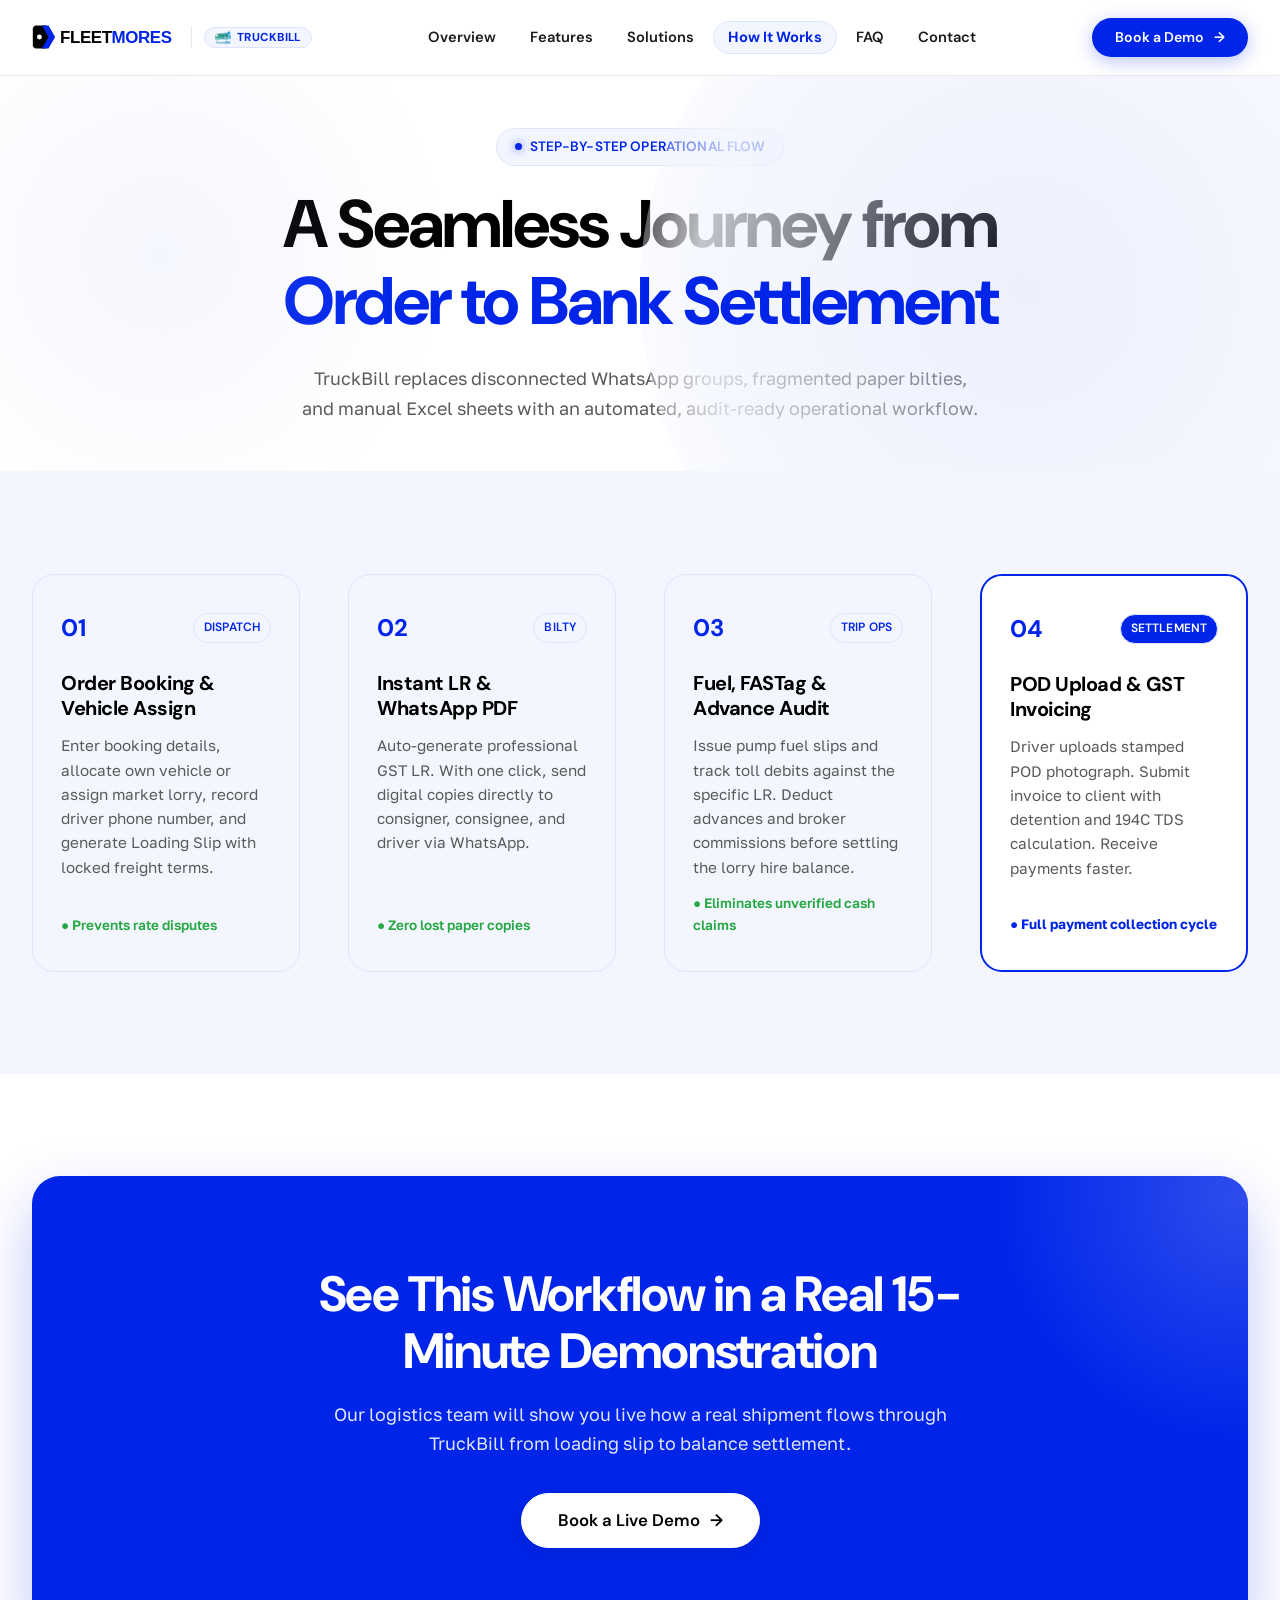
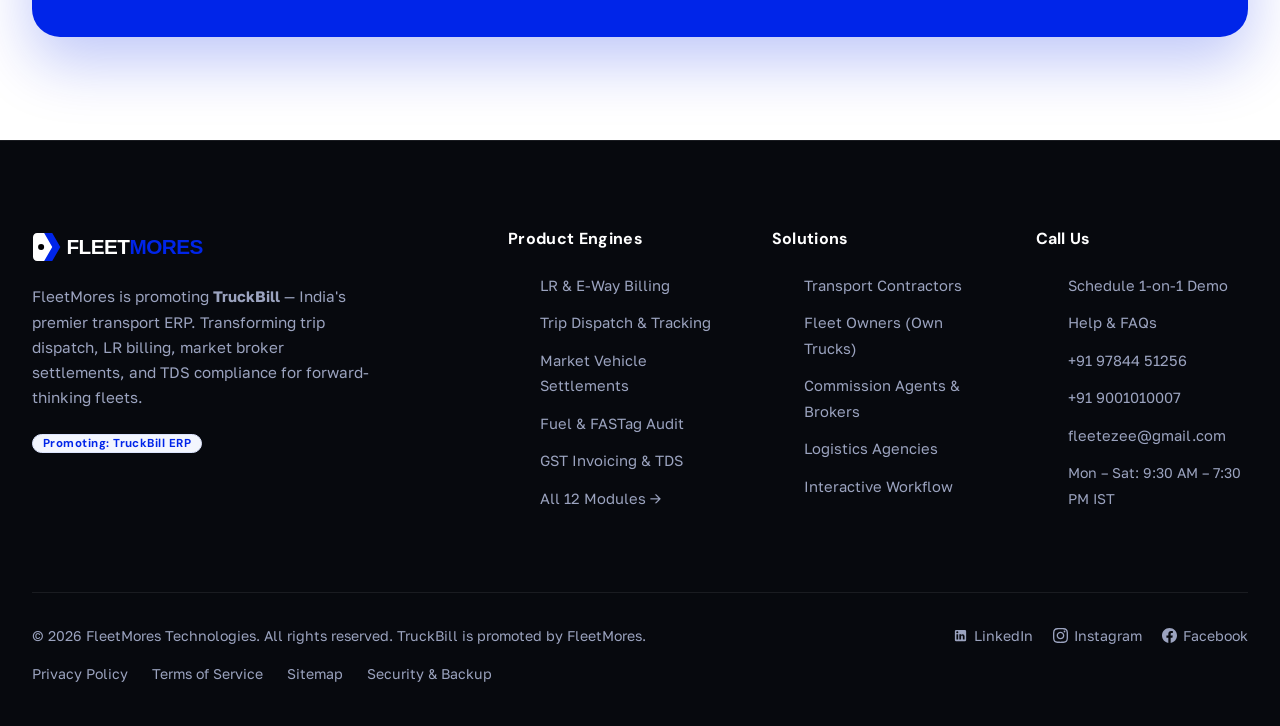
<file: how-it-works.html>
<!DOCTYPE html>
<html lang="en-IN">
<head>
  <meta charset="UTF-8">
  <meta name="viewport" content="width=device-width, initial-scale=1.0, maximum-scale=5.0">
  <title>How TruckBill Works — 4-Step Digital Transport Operations Workflow | FleetMores</title>
  <meta name="description" content="See how TruckBill transforms order booking, vehicle dispatch, digital LR bilty creation, en-route fuel advances, mobile POD uploads, and customer invoicing into one streamlined workflow.">
  <meta name="keywords" content="Transport workflow, digital LR process, lorry dispatch workflow, POD mobile upload, transport accounting workflow, TruckBill how it works">
  <meta name="author" content="FleetMores Technologies">
  
  <!-- Canonical & Alternate Links -->
  <link rel="canonical" href="https://fleetmores.com/how-it-works.html">
  <link rel="alternate" hreflang="en-IN" href="https://fleetmores.com/how-it-works.html">
  <link rel="alternate" hreflang="x-default" href="https://fleetmores.com/how-it-works.html">

  <!-- Search Engine & Answer Engine Directives -->
  <meta name="robots" content="index, follow, max-image-preview:large, max-snippet:-1, max-video-preview:-1">
  <meta name="googlebot" content="index, follow, max-snippet:-1, max-image-preview:large">
  <meta name="bingbot" content="index, follow, max-snippet:-1, max-image-preview:large">

  <!-- Geographic & Indian Localization Metadata (Geo-Friendly SEO) -->
  <meta name="geo.region" content="IN-KA">
  <meta name="geo.placename" content="Bengaluru">
  <meta name="geo.position" content="12.9237;77.6842">
  <meta name="ICBM" content="12.9237, 77.6842">
  <meta name="geo.country" content="IN">
  <meta name="target" content="all">
  <meta name="audience" content="Transport Contractors, Fleet Owners, Logistics Agencies, Freight Brokers, India">

  <!-- Open Graph / Facebook -->
  <meta property="og:type" content="website">
  <meta property="og:locale" content="en_IN">
  <meta property="og:site_name" content="FleetMores — Promoting TruckBill">
  <meta property="og:url" content="https://fleetmores.com/how-it-works.html">
  <meta property="og:title" content="How TruckBill Works — 4-Step Digital Transport Operations Workflow | FleetMores">
  <meta property="og:description" content="See how TruckBill transforms order booking, vehicle dispatch, digital LR bilty creation, en-route fuel advances, mobile POD uploads, and customer invoicing into one streamlined workflow.">
  <meta property="og:image" content="https://fleetmores.com/assets/images/fleetmores-logo.svg">
  <meta property="og:image:width" content="1200">
  <meta property="og:image:height" content="630">
  <meta property="og:image:alt" content="FleetMores promoting TruckBill Transport ERP">

  <!-- Twitter Card -->
  <meta name="twitter:card" content="summary_large_image">
  <meta name="twitter:site" content="@fleetmores">
  <meta name="twitter:title" content="How TruckBill Works — 4-Step Digital Transport Operations Workflow | FleetMores">
  <meta name="twitter:description" content="See how TruckBill transforms order booking, vehicle dispatch, digital LR bilty creation, en-route fuel advances, mobile POD uploads, and customer invoicing into one streamlined workflow.">
  <meta name="twitter:image" content="https://fleetmores.com/assets/images/fleetmores-logo.svg">

  <!-- Favicon -->
  <link rel="icon" type="image/svg+xml" href="assets/images/fleetmores-logo.svg">

  <!-- CSS Dependencies -->
  <link rel="stylesheet" href="assets/css/bootstrap.min.css">
  <link rel="stylesheet" href="assets/css/main.css">
  <link rel="stylesheet" href="assets/css/components.css">
  <link rel="stylesheet" href="assets/css/responsive.css">

  <!-- Schema.org JSON-LD Structured Data (AEO & SEO) -->
  <script type="application/ld+json">
{
  "@context": "https://schema.org",
  "@graph": [
    {
      "@type": "BreadcrumbList",
      "itemListElement": [
        {
          "@type": "ListItem",
          "position": 1,
          "name": "Home",
          "item": "https://fleetmores.com/"
        },
        {
          "@type": "ListItem",
          "position": 2,
          "name": "How It Works",
          "item": "https://fleetmores.com/how-it-works.html"
        }
      ]
    },
    {
      "@type": "HowTo",
      "name": "How TruckBill Digitizes Indian Transport Operations from Booking to Settlement",
      "description": "A 4-step workflow to manage trip dispatch, LR bilty creation, fuel advances, and customer invoicing in TruckBill.",
      "totalTime": "PT10M",
      "step": [
        {
          "@type": "HowToStep",
          "position": 1,
          "name": "Order Booking & Vehicle Allocation",
          "text": "Log consignor order details, freight rate terms (per MT or fixed), and allocate own vehicles or hire market trucks with verified driver loading slips."
        },
        {
          "@type": "HowToStep",
          "position": 2,
          "name": "Instant Digital LR & Bilty Generation",
          "text": "Generate GST and E-Way compliant LR PDFs, print on custom multi-copy stationery, and share instantly via WhatsApp with the booking party."
        },
        {
          "@type": "HowToStep",
          "position": 3,
          "name": "En-Route Trip Advance & Diesel Audit",
          "text": "Record petrol pump fuel slips, toll debits, and cash advances against the driver passbook to maintain complete en-route expense control."
        },
        {
          "@type": "HowToStep",
          "position": 4,
          "name": "Customer Invoicing & Broker Settlement",
          "text": "Consolidate multiple LRs with POD copies into tax invoices with Section 194C TDS, and settle market lorry broker ledgers without disputes."
        }
      ]
    }
  ]
}
  </script>
  <link rel="sitemap" type="application/xml" title="Sitemap" href="https://fleetmores.com/sitemap.xml">
  <link rel="manifest" href="https://fleetmores.com/site.webmanifest">
  <meta name="theme-color" content="#0025E9">
</head>
<body>
  <!-- HEADER (Sassy Glassmorphic Header) -->
  <header class="fm-header" id="mainHeader">
    <div class="container-fm">
      <div class="header-inner">
        <a href="index.html" class="header-brand-group" aria-label="FleetMores Home">
          <img src="assets/images/fleetmores-logo.svg" alt="FLEETMORES" class="brand-logo-img" width="180" height="28">
          <span class="header-brand-divider"></span>
          <span class="header-product-badge">
            <img src="assets/images/truckbill-logo.png" alt="TruckBill" width="16" height="13" style="height: 13px !important; width: auto !important; max-height: 13px !important; display: inline-block !important; vertical-align: middle;">
            <span>TRUCKBILL</span>
          </span>
        </a>

        <nav aria-label="Primary Navigation">
          <ul class="nav-desktop-links">
            <li><a href="index.html" class="">Overview</a></li>
            <li><a href="features.html" class="">Features</a></li>
            <li><a href="solutions.html" class="">Solutions</a></li>
            <li><a href="how-it-works.html" class="active">How It Works</a></li>
            <li><a href="faq.html" class="">FAQ</a></li>
            <li><a href="contact.html" class="">Contact</a></li>
          </ul>
        </nav>

        <div class="nav-desktop-cta">
          <button class="btn-sassy btn-sassy-primary btn-sassy-sm" data-open-demo data-demo-source="header_desktop">
            <span>Book a Demo</span> <span class="btn-arrow">→</span>
          </button>
        </div>

        <button class="hamburger-toggle" id="hamburgerBtn" aria-label="Toggle navigation menu" aria-expanded="false">
          <span class="hamburger-line"></span>
          <span class="hamburger-line"></span>
          <span class="hamburger-line"></span>
        </button>
      </div>
    </div>
  </header>

  <!-- Mobile Nav Drawer -->
  <div class="mobile-nav-overlay" id="mobileOverlay"></div>
  <div class="mobile-nav-drawer" id="mobileDrawer">
    <div>
      <div class="d-flex align-items-center justify-content-between mb-4">
        <img src="assets/images/fleetmores-logo.svg" alt="FLEETMORES" width="150" height="24">
        <button class="modal-close-btn" id="mobileCloseBtn" aria-label="Close Menu">✕</button>
      </div>
      <ul class="mobile-nav-links">
        <li><a href="index.html" class=""><span>Overview</span> <span>→</span></a></li>
        <li><a href="features.html" class=""><span>Features (12 Engines)</span> <span>→</span></a></li>
        <li><a href="solutions.html" class=""><span>Solutions by Segment</span> <span>→</span></a></li>
        <li><a href="how-it-works.html" class="active"><span>How It Works</span> <span>→</span></a></li>
        <li><a href="faq.html" class=""><span>FAQs</span> <span>→</span></a></li>
        <li><a href="contact.html" class=""><span>Contact & Schedule</span> <span>→</span></a></li>
      </ul>
    </div>
    <div>
      <button class="btn-sassy btn-sassy-primary w-100 py-3" data-open-demo data-demo-source="mobile_drawer">
        <span>Book a Demo</span> <span class="btn-arrow">→</span>
      </button>
    </div>
  </div>


  <section class="sassy-hero text-center pb-5">
    <div class="container-fm">
      <div class="sassy-badge-pill">
        <span class="pill-dot"></span>
        <span>STEP-BY-STEP OPERATIONAL FLOW</span>
      </div>
      <h1 class="sassy-hero-title mx-auto">
        A Seamless Journey from <span class="text-cobalt">Order to Bank Settlement</span>
      </h1>
      <p class="sassy-hero-desc mx-auto">
        TruckBill replaces disconnected WhatsApp groups, fragmented paper bilties, and manual Excel sheets with an automated, audit-ready operational workflow.
      </p>
    </div>
  </section>

  <!-- Detailed Step Flow -->
  <section class="fm-section fm-section-ice">
    <div class="container-fm">
      <div class="row g-5">
        <!-- Step 1 -->
        <div class="col-12 col-md-6 col-lg-3">
          <div class="sassy-card h-100">
            <div>
              <div class="sassy-card-top">
                <span class="sassy-card-num" style="font-size: 1.5rem; color: var(--fm-primary);">01</span>
                <span class="sassy-badge-pill mb-0" style="padding: 4px 10px; font-size: 0.75rem;">DISPATCH</span>
              </div>
              <h3 class="sassy-card-title">Order Booking & Vehicle Assign</h3>
              <p class="sassy-card-text">
                Enter booking details, allocate own vehicle or assign market lorry, record driver phone number, and generate Loading Slip with locked freight terms.
              </p>
            </div>
            <div style="font-size: 0.85rem; color: #28a745; font-weight: 600; margin-top: 14px;">● Prevents rate disputes</div>
          </div>
        </div>

        <!-- Step 2 -->
        <div class="col-12 col-md-6 col-lg-3">
          <div class="sassy-card h-100">
            <div>
              <div class="sassy-card-top">
                <span class="sassy-card-num" style="font-size: 1.5rem; color: var(--fm-primary);">02</span>
                <span class="sassy-badge-pill mb-0" style="padding: 4px 10px; font-size: 0.75rem;">BILTY</span>
              </div>
              <h3 class="sassy-card-title">Instant LR & WhatsApp PDF</h3>
              <p class="sassy-card-text">
                Auto-generate professional GST LR. With one click, send digital copies directly to consigner, consignee, and driver via WhatsApp.
              </p>
            </div>
            <div style="font-size: 0.85rem; color: #28a745; font-weight: 600; margin-top: 14px;">● Zero lost paper copies</div>
          </div>
        </div>

        <!-- Step 3 -->
        <div class="col-12 col-md-6 col-lg-3">
          <div class="sassy-card h-100">
            <div>
              <div class="sassy-card-top">
                <span class="sassy-card-num" style="font-size: 1.5rem; color: var(--fm-primary);">03</span>
                <span class="sassy-badge-pill mb-0" style="padding: 4px 10px; font-size: 0.75rem;">TRIP OPS</span>
              </div>
              <h3 class="sassy-card-title">Fuel, FASTag & Advance Audit</h3>
              <p class="sassy-card-text">
                Issue pump fuel slips and track toll debits against the specific LR. Deduct advances and broker commissions before settling the lorry hire balance.
              </p>
            </div>
            <div style="font-size: 0.85rem; color: #28a745; font-weight: 600; margin-top: 14px;">● Eliminates unverified cash claims</div>
          </div>
        </div>

        <!-- Step 4 -->
        <div class="col-12 col-md-6 col-lg-3">
          <div class="sassy-card h-100" style="border: 2px solid var(--fm-primary); background: #FFFFFF;">
            <div>
              <div class="sassy-card-top">
                <span class="sassy-card-num" style="font-size: 1.5rem; color: var(--fm-primary);">04</span>
                <span class="sassy-badge-pill mb-0" style="padding: 4px 10px; font-size: 0.75rem; background: var(--fm-primary); color: #fff;">SETTLEMENT</span>
              </div>
              <h3 class="sassy-card-title">POD Upload & GST Invoicing</h3>
              <p class="sassy-card-text">
                Driver uploads stamped POD photograph. Submit invoice to client with detention and 194C TDS calculation. Receive payments faster.
              </p>
            </div>
            <div style="font-size: 0.85rem; color: var(--fm-primary); font-weight: 700; margin-top: 14px;">● Full payment collection cycle</div>
          </div>
        </div>
      </div>
    </div>
  </section>

  <!-- Banner CTA -->
  <section class="fm-section fm-section-white">
    <div class="container-fm">
      <div class="sassy-cobalt-banner text-center">
        <div style="position: relative; z-index: 1; max-width: 800px; margin: 0 auto; padding: 0 20px;">
          <h2>See This Workflow in a Real 15-Minute Demonstration</h2>
          <p class="mx-auto">
            Our logistics team will show you live how a real shipment flows through TruckBill from loading slip to balance settlement.
          </p>
          <button class="btn-sassy btn-sassy-white btn-sassy-lg" data-open-demo data-demo-source="how_it_works_bottom_cta">
            <span>Book a Live Demo</span> <span class="btn-arrow">→</span>
          </button>
        </div>
      </div>
    </div>
  </section>

  <!-- FOOTER (Sassy Deep Black & Cobalt Blue) -->
  <footer class="fm-footer">
    <div class="container-fm">
      <div class="footer-grid">
        <div class="footer-brand-col">
          <a href="index.html" aria-label="FleetMores Home">
            <img src="assets/images/fleetmores-logo-dark.svg" alt="FLEETMORES" width="180" height="28">
          </a>
          <p>
            FleetMores is promoting <strong>TruckBill</strong> — India's premier transport ERP. Transforming trip dispatch, LR billing, market broker settlements, and TDS compliance for forward-thinking fleets.
          </p>
          <div style="margin-top: 1.5rem; display: flex; gap: 12px;">
            <span class="header-product-badge" style="background: rgba(0, 37, 233, 0.2); border-color: rgba(0, 37, 233, 0.5); color: #ABBBF2;">
              Promoting: TruckBill ERP
            </span>
          </div>
        </div>

        <div>
          <h4 class="footer-col-title">Product Engines</h4>
          <ul class="footer-links-list">
            <li><a href="features.html#lr-billing">LR & E-Way Billing</a></li>
            <li><a href="features.html#dispatch">Trip Dispatch & Tracking</a></li>
            <li><a href="features.html#broker">Market Vehicle Settlements</a></li>
            <li><a href="features.html#diesel">Fuel & FASTag Audit</a></li>
            <li><a href="features.html#invoicing">GST Invoicing & TDS</a></li>
            <li><a href="features.html">All 12 Modules →</a></li>
          </ul>
        </div>

        <div>
          <h4 class="footer-col-title">Solutions</h4>
          <ul class="footer-links-list">
            <li><a href="solutions.html#transporters">Transport Contractors</a></li>
            <li><a href="solutions.html#fleet-owners">Fleet Owners (Own Trucks)</a></li>
            <li><a href="solutions.html#commission-agents">Commission Agents & Brokers</a></li>
            <li><a href="solutions.html#logistics-hubs">Logistics Agencies</a></li>
            <li><a href="how-it-works.html">Interactive Workflow</a></li>
          </ul>
        </div>

        <div>
          <h4 class="footer-col-title">Call Us</h4>
          <ul class="footer-links-list">
            <li><a href="contact.html">Schedule 1-on-1 Demo</a></li>
            <li><a href="faq.html">Help & FAQs</a></li>
            <li><a href="tel:+919784451256">+91 97844 51256</a></li>
            <li><a href="tel:+919001010007">+91 9001010007</a></li>
            <li><a href="mailto:fleetezee@gmail.com">fleetezee@gmail.com</a></li>
            <li><span style="color: var(--fm-dark-text-muted); font-size: 0.88rem;">Mon – Sat: 9:30 AM – 7:30 PM IST</span></li>
          </ul>
        </div>
      </div>

      <div class="footer-bottom">
        <div>
          © 2026 FleetMores Technologies. All rights reserved. TruckBill is promoted by FleetMores.
        </div>
        <div style="display: flex; align-items: center; gap: 20px;">
          <a href="https://www.linkedin.com/showcase/truckbill/" target="_blank" rel="noopener" aria-label="LinkedIn" style="display: inline-flex; align-items: center; gap: 6px; color: var(--fm-dark-text-muted); font-size: 0.88rem; text-decoration: none;">
            <svg width="15" height="15" viewBox="0 0 24 24" fill="currentColor"><path d="M19 3a2 2 0 0 1 2 2v14a2 2 0 0 1-2 2H5a2 2 0 0 1-2-2V5a2 2 0 0 1 2-2h14m-.5 15.5v-5.3a3.26 3.26 0 0 0-3.26-3.26c-.85 0-1.84.52-2.28 1.3v-1.11h-2.79v8.37h2.79v-4.93c0-.77.62-1.4 1.39-1.4a1.4 1.4 0 0 1 1.4 1.4v4.93h2.75M6.88 8.56a1.68 1.68 0 0 0 1.68-1.68c0-.93-.75-1.69-1.68-1.69a1.69 1.69 0 0 0-1.69 1.69c0 .93.76 1.68 1.69 1.68m1.39 9.94v-8.37H5.5v8.37h2.77z"/></svg>
            <span>LinkedIn</span>
          </a>
          <a href="https://www.instagram.com/truckbill.in/" target="_blank" rel="noopener" aria-label="Instagram" style="display: inline-flex; align-items: center; gap: 6px; color: var(--fm-dark-text-muted); font-size: 0.88rem; text-decoration: none;">
            <svg width="15" height="15" viewBox="0 0 24 24" fill="currentColor"><path d="M12 2.163c3.204 0 3.584.012 4.85.07 3.252.148 4.771 1.691 4.919 4.919.058 1.265.069 1.645.069 4.849 0 3.205-.012 3.584-.069 4.849-.149 3.225-1.664 4.771-4.919 4.919-1.266.058-1.644.07-4.85.07-3.204 0-3.584-.012-4.849-.07-3.26-.149-4.771-1.699-4.919-4.92-.058-1.265-.07-1.644-.07-4.849 0-3.204.013-3.583.07-4.849.149-3.227 1.664-4.771 4.919-4.919 1.266-.057 1.645-.069 4.849-.069zm0-2.163c-3.259 0-3.667.014-4.947.072-4.358.2-6.78 2.618-6.98 6.98-.059 1.281-.073 1.689-.073 4.948 0 3.259.014 3.668.072 4.948.2 4.358 2.618 6.78 6.98 6.98 1.281.058 1.689.072 4.948.072 3.259 0 3.668-.014 4.948-.072 4.354-.2 6.782-2.618 6.979-6.98.059-1.28.073-1.689.073-4.948 0-3.259-.014-3.667-.072-4.947-.196-4.354-2.617-6.78-6.979-6.98-1.281-.059-1.69-.073-4.949-.073zm0 5.838c-3.403 0-6.162 2.759-6.162 6.162s2.759 6.163 6.162 6.163 6.162-2.759 6.162-6.163c0-3.403-2.759-6.162-6.162-6.162zm0 10.162c-2.209 0-4-1.79-4-4 0-2.209 1.791-4 4-4s4 1.791 4 4c0 2.21-1.791 4-4 4zm6.406-11.845c-.796 0-1.441.645-1.441 1.44s.645 1.44 1.441 1.44c.795 0 1.439-.645 1.439-1.44s-.644-1.44-1.439-1.44z"/></svg>
            <span>Instagram</span>
          </a>
          <a href="https://www.facebook.com/profile.php?id=61593975432299" target="_blank" rel="noopener" aria-label="Facebook" style="display: inline-flex; align-items: center; gap: 6px; color: var(--fm-dark-text-muted); font-size: 0.88rem; text-decoration: none;">
            <svg width="15" height="15" viewBox="0 0 24 24" fill="currentColor"><path d="M24 12.073c0-6.627-5.373-12-12-12s-12 5.373-12 12c0 5.99 4.388 10.954 10.125 11.854v-8.385H7.078v-3.47h3.047V9.43c0-3.007 1.792-4.669 4.533-4.669 1.312 0 2.686.235 2.686.235v2.953H15.83c-1.491 0-1.956.925-1.956 1.874v2.25h3.328l-.532 3.47h-2.796v8.385C19.612 23.027 24 18.062 24 12.073z"/></svg>
            <span>Facebook</span>
          </a>
        </div>
        <div style="display: flex; gap: 24px;">
          <a href="contact.html">Privacy Policy</a>
          <a href="contact.html">Terms of Service</a>
          <a href="sitemap.html">Sitemap</a>
          <a href="contact.html">Security & Backup</a>
        </div>
      </div>
    </div>
  </footer>

  <!-- DEMO BOOKING MODAL -->
  <div class="demo-modal-overlay" id="demoModalOverlay" role="dialog" aria-modal="true" aria-labelledby="modalHeading">
    <div class="demo-modal-card">
      <div class="modal-header">
        <div class="sassy-badge-pill mb-2">
          <span class="pill-dot"></span>
          <span>LIVE 1-ON-1 PRODUCT DEMO</span>
        </div>
        <h3 id="modalHeading" style="font-size: 1.45rem; font-weight: 700; margin-bottom: 4px;">Experience TruckBill in Action</h3>
        <p style="font-size: 0.9rem; color: var(--fm-muted-text); margin: 0;">See how 500+ transport hubs cut billing time by 70%.</p>
        <button class="modal-close-btn" data-close-demo aria-label="Close Modal">✕</button>
      </div>

      <div class="modal-body">
                <form id="demoBookingForm" onsubmit="return handleDemoSubmit(event);">
          <div class="row g-3">
            <div class="col-12 col-md-6">
              <div class="form-group-fm">
                <label class="form-label-fm" for="demoName">Name *</label>
                <input type="text" class="form-input-fm" id="demoName" name="name" required placeholder="e.g. Rajesh Sharma" autocomplete="name">
              </div>
            </div>
            <div class="col-12 col-md-6">
              <div class="form-group-fm">
                <label class="form-label-fm" for="demoEmail">Email *</label>
                <input type="email" class="form-input-fm" id="demoEmail" name="email" required placeholder="e.g. rajesh@company.com" autocomplete="email">
              </div>
            </div>
            <div class="col-12 col-md-6">
              <div class="form-group-fm">
                <label class="form-label-fm" for="demoPhone">Mobile *</label>
                <input type="tel" class="form-input-fm" id="demoPhone" name="phone" required placeholder="e.g. 98765 43210" autocomplete="tel">
              </div>
            </div>
            <div class="col-12 col-md-6">
              <div class="form-group-fm">
                <label class="form-label-fm" for="demoCompany">Company *</label>
                <input type="text" class="form-input-fm" id="demoCompany" name="company" required placeholder="e.g. Sharma Roadways Pvt Ltd" autocomplete="organization">
              </div>
            </div>
            <div class="col-12 col-md-6">
              <div class="form-group-fm">
                <label class="form-label-fm" for="demoCity">City *</label>
                <input type="text" class="form-input-fm" id="demoCity" name="city" required placeholder="e.g. Jaipur, Mumbai, Ahmedabad" autocomplete="address-level2">
              </div>
            </div>
            <div class="col-12 col-md-6">
              <div class="form-group-fm">
                <label class="form-label-fm" for="demoState">State *</label>
                <input type="text" class="form-input-fm" id="demoState" name="state" required placeholder="e.g. Rajasthan, Maharashtra" autocomplete="address-level1">
              </div>
            </div>
            <div class="col-12">
              <div class="form-group-fm">
                <label class="form-label-fm" for="demoRemark">Remark <span style="font-weight: 400; color: var(--fm-muted-text); font-size: 0.85rem;">(Optional)</span></label>
                <textarea class="form-input-fm" id="demoRemark" name="remark" rows="2" placeholder="Any specific requirements or questions (optional)" style="min-height: 70px; resize: vertical;"></textarea>
              </div>
            </div>
          </div>

          <div style="margin-top: 20px;">
            <button type="submit" class="btn-sassy btn-sassy-primary w-100 py-3" id="demoSubmitBtn">
              <span>Schedule Free Demo</span> <span class="btn-arrow">→</span>
            </button>
          </div>

          <div style="text-align: center; margin-top: 14px;">
            <span style="font-size: 0.82rem; color: var(--fm-muted-text);">
              🔒 100% Free • No Credit Card • Call us: <a href="tel:+919784451256" style="color: var(--fm-primary); font-weight: 600;">+91 97844 51256</a> / <a href="tel:+919001010007" style="color: var(--fm-primary); font-weight: 600;">+91 9001010007</a>
            </span>
          </div>
        </form>
      </div>
    </div>
  </div>

  <!-- Mobile Sticky Bottom CTA -->
  <div class="mobile-sticky-cta">
    <button class="btn-sassy btn-sassy-primary w-100 py-3" data-open-demo data-demo-source="mobile_sticky">
      <span>Book a Demo</span> <span class="btn-arrow">→</span>
    </button>
  </div>

  <!-- Scripts -->
  <script src="assets/js/bootstrap.bundle.min.js"></script>
  <script src="assets/js/interactive.js"></script>

</body>
</html>
</file>
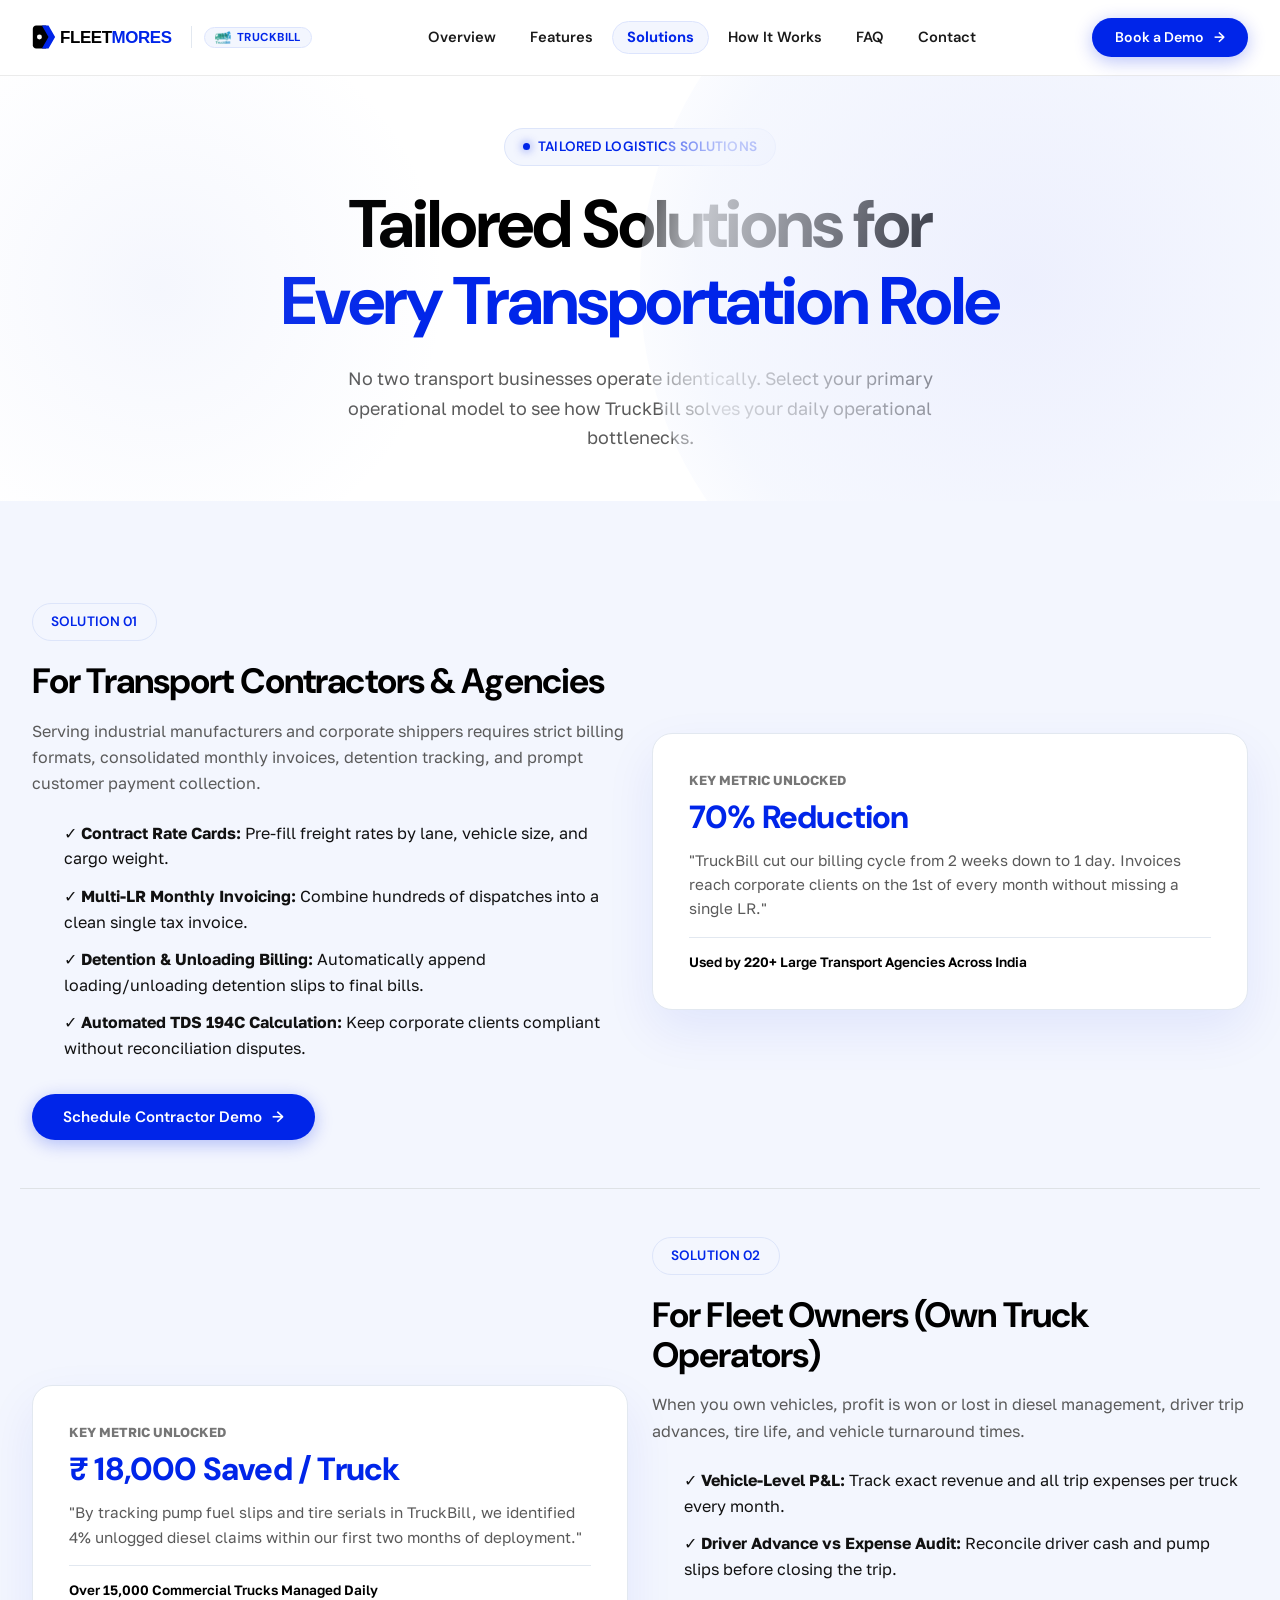
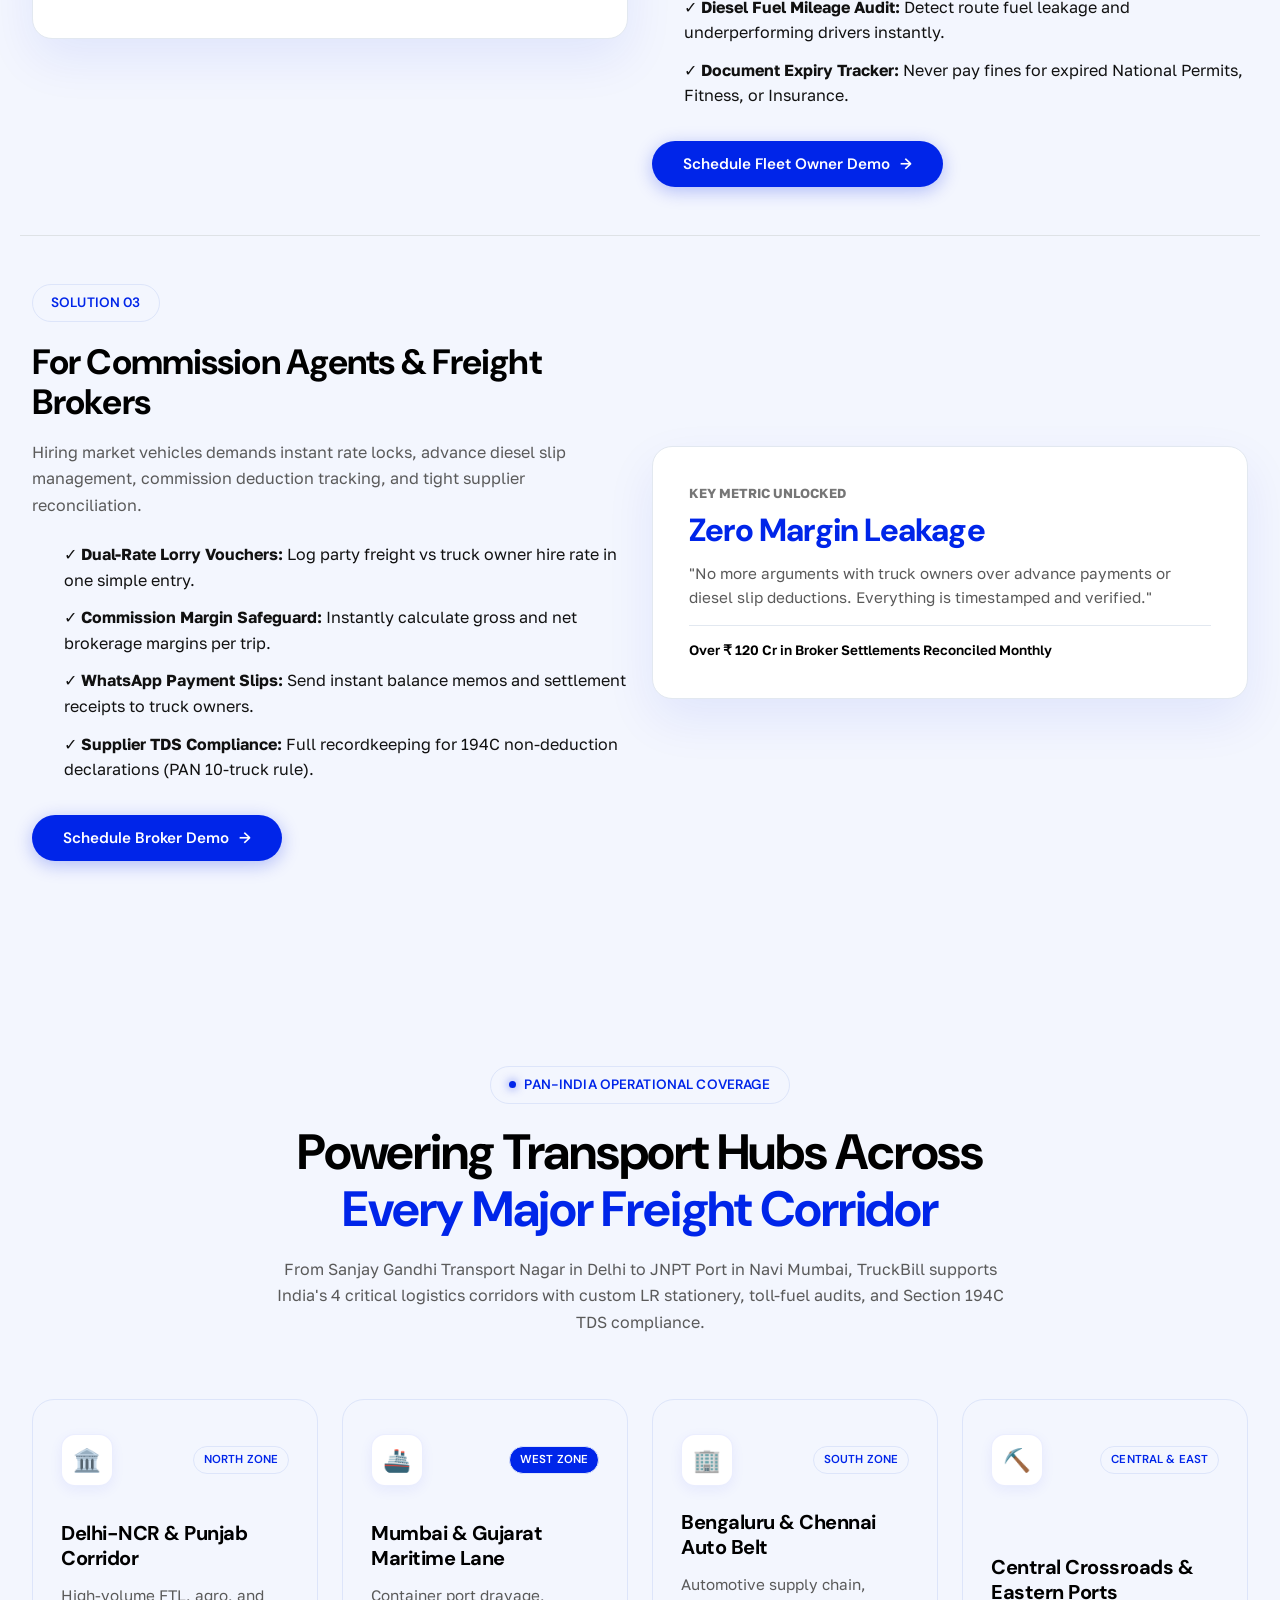
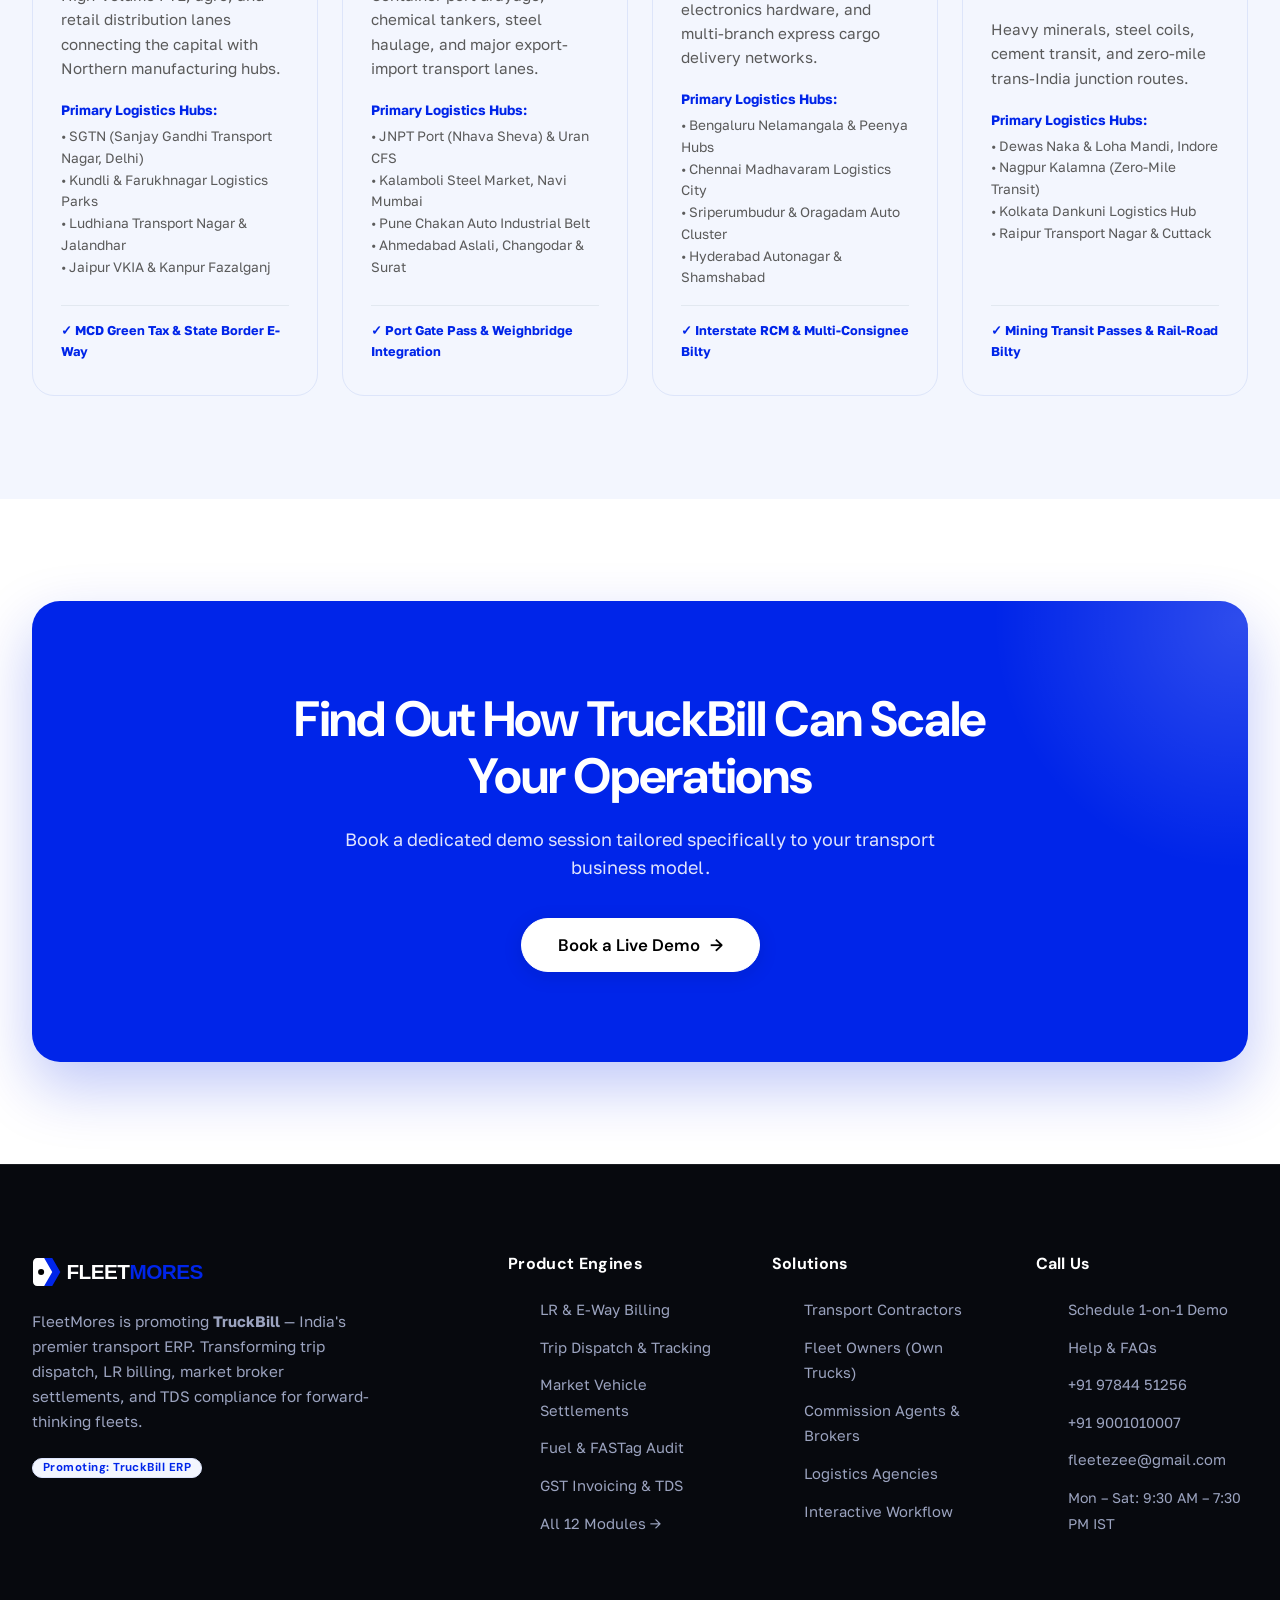
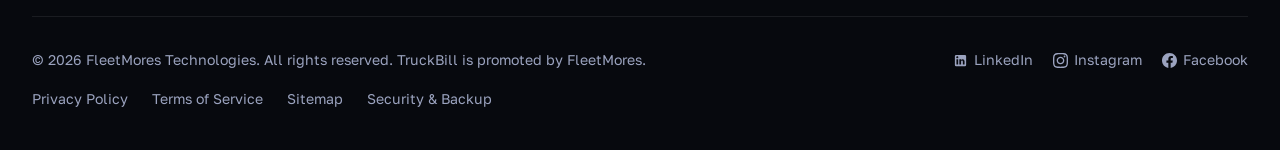
<file: solutions.html>
<!DOCTYPE html>
<html lang="en-IN">
<head>
  <meta charset="UTF-8">
  <meta name="viewport" content="width=device-width, initial-scale=1.0, maximum-scale=5.0">
  <title>Logistics ERP Solutions for Contractors, Fleet Owners & Brokers | FleetMores</title>
  <meta name="description" content="TruckBill transport ERP solutions tailored specifically for Indian transport contractors, fleet owners with own trucks, freight commission brokers, and logistics agencies.">
  <meta name="keywords" content="Transport contractor billing, fleet owner ERP, transport broker software, market vehicle commission, logistics billing software India, fleet management system">
  <meta name="author" content="FleetMores Technologies">
  
  <!-- Canonical & Alternate Links -->
  <link rel="canonical" href="https://fleetmores.com/solutions.html">
  <link rel="alternate" hreflang="en-IN" href="https://fleetmores.com/solutions.html">
  <link rel="alternate" hreflang="x-default" href="https://fleetmores.com/solutions.html">

  <!-- Search Engine & Answer Engine Directives -->
  <meta name="robots" content="index, follow, max-image-preview:large, max-snippet:-1, max-video-preview:-1">
  <meta name="googlebot" content="index, follow, max-snippet:-1, max-image-preview:large">
  <meta name="bingbot" content="index, follow, max-snippet:-1, max-image-preview:large">

  <!-- Geographic & Indian Localization Metadata (Geo-Friendly SEO) -->
  <meta name="geo.region" content="IN-KA">
  <meta name="geo.placename" content="Bengaluru">
  <meta name="geo.position" content="12.9237;77.6842">
  <meta name="ICBM" content="12.9237, 77.6842">
  <meta name="geo.country" content="IN">
  <meta name="target" content="all">
  <meta name="audience" content="Transport Contractors, Fleet Owners, Logistics Agencies, Freight Brokers, India">

  <!-- Open Graph / Facebook -->
  <meta property="og:type" content="website">
  <meta property="og:locale" content="en_IN">
  <meta property="og:site_name" content="FleetMores — Promoting TruckBill">
  <meta property="og:url" content="https://fleetmores.com/solutions.html">
  <meta property="og:title" content="Logistics ERP Solutions for Contractors, Fleet Owners & Brokers | FleetMores">
  <meta property="og:description" content="TruckBill transport ERP solutions tailored specifically for Indian transport contractors, fleet owners with own trucks, freight commission brokers, and logistics agencies.">
  <meta property="og:image" content="https://fleetmores.com/assets/images/fleetmores-logo.svg">
  <meta property="og:image:width" content="1200">
  <meta property="og:image:height" content="630">
  <meta property="og:image:alt" content="FleetMores promoting TruckBill Transport ERP">

  <!-- Twitter Card -->
  <meta name="twitter:card" content="summary_large_image">
  <meta name="twitter:site" content="@fleetmores">
  <meta name="twitter:title" content="Logistics ERP Solutions for Contractors, Fleet Owners & Brokers | FleetMores">
  <meta name="twitter:description" content="TruckBill transport ERP solutions tailored specifically for Indian transport contractors, fleet owners with own trucks, freight commission brokers, and logistics agencies.">
  <meta name="twitter:image" content="https://fleetmores.com/assets/images/fleetmores-logo.svg">

  <!-- Favicon -->
  <link rel="icon" type="image/svg+xml" href="assets/images/fleetmores-logo.svg">

  <!-- CSS Dependencies -->
  <link rel="stylesheet" href="assets/css/bootstrap.min.css">
  <link rel="stylesheet" href="assets/css/main.css">
  <link rel="stylesheet" href="assets/css/components.css">
  <link rel="stylesheet" href="assets/css/responsive.css">

  <!-- Schema.org JSON-LD Structured Data (AEO & SEO) -->
  <script type="application/ld+json">
{
  "@context": "https://schema.org",
  "@graph": [
    {
      "@type": "BreadcrumbList",
      "itemListElement": [
        {
          "@type": "ListItem",
          "position": 1,
          "name": "Home",
          "item": "https://fleetmores.com/"
        },
        {
          "@type": "ListItem",
          "position": 2,
          "name": "Solutions",
          "item": "https://fleetmores.com/solutions.html"
        }
      ]
    },
    {
      "@type": "CollectionPage",
      "@id": "https://fleetmores.com/solutions.html#page",
      "name": "TruckBill Transport ERP Solutions by Segment",
      "description": "Tailored logistics workflows for Transport Contractors, Fleet Owners, and Freight Commission Brokers.",
      "publisher": {
        "@type": "Organization",
        "name": "FleetMores Technologies",
        "url": "https://fleetmores.com/"
      }
    },
    {
      "@type": "ItemList",
      "name": "Transportation Segments Served",
      "itemListElement": [
        {
          "@type": "ListItem",
          "position": 1,
          "name": "Transport Contractors & Agencies",
          "description": "End-to-end corporate billing, contract rate masters, multi-LR monthly invoicing, detention billing, and POD dispatch tracking."
        },
        {
          "@type": "ListItem",
          "position": 2,
          "name": "Fleet Owners (Own Trucks)",
          "description": "Individual vehicle profit & loss, diesel pump slip audit, FASTag reconciliation, driver trip advances, and RTO document compliance."
        },
        {
          "@type": "ListItem",
          "position": 3,
          "name": "Commission Agents & Freight Brokers",
          "description": "Dual-rate lorry vouchers, commission margin locks, advance deduction audit, Section 194C TDS compliance, and broker khata."
        }
      ]
    }
  ]
}
  </script>
  <link rel="sitemap" type="application/xml" title="Sitemap" href="https://fleetmores.com/sitemap.xml">
  <link rel="manifest" href="https://fleetmores.com/site.webmanifest">
  <meta name="theme-color" content="#0025E9">
</head>
<body>
  <!-- HEADER (Sassy Glassmorphic Header) -->
  <header class="fm-header" id="mainHeader">
    <div class="container-fm">
      <div class="header-inner">
        <a href="index.html" class="header-brand-group" aria-label="FleetMores Home">
          <img src="assets/images/fleetmores-logo.svg" alt="FLEETMORES" class="brand-logo-img" width="180" height="28">
          <span class="header-brand-divider"></span>
          <span class="header-product-badge">
            <img src="assets/images/truckbill-logo.png" alt="TruckBill" width="16" height="13" style="height: 13px !important; width: auto !important; max-height: 13px !important; display: inline-block !important; vertical-align: middle;">
            <span>TRUCKBILL</span>
          </span>
        </a>

        <nav aria-label="Primary Navigation">
          <ul class="nav-desktop-links">
            <li><a href="index.html" class="">Overview</a></li>
            <li><a href="features.html" class="">Features</a></li>
            <li><a href="solutions.html" class="active">Solutions</a></li>
            <li><a href="how-it-works.html" class="">How It Works</a></li>
            <li><a href="faq.html" class="">FAQ</a></li>
            <li><a href="contact.html" class="">Contact</a></li>
          </ul>
        </nav>

        <div class="nav-desktop-cta">
          <button class="btn-sassy btn-sassy-primary btn-sassy-sm" data-open-demo data-demo-source="header_desktop">
            <span>Book a Demo</span> <span class="btn-arrow">→</span>
          </button>
        </div>

        <button class="hamburger-toggle" id="hamburgerBtn" aria-label="Toggle navigation menu" aria-expanded="false">
          <span class="hamburger-line"></span>
          <span class="hamburger-line"></span>
          <span class="hamburger-line"></span>
        </button>
      </div>
    </div>
  </header>

  <!-- Mobile Nav Drawer -->
  <div class="mobile-nav-overlay" id="mobileOverlay"></div>
  <div class="mobile-nav-drawer" id="mobileDrawer">
    <div>
      <div class="d-flex align-items-center justify-content-between mb-4">
        <img src="assets/images/fleetmores-logo.svg" alt="FLEETMORES" width="150" height="24">
        <button class="modal-close-btn" id="mobileCloseBtn" aria-label="Close Menu">✕</button>
      </div>
      <ul class="mobile-nav-links">
        <li><a href="index.html" class=""><span>Overview</span> <span>→</span></a></li>
        <li><a href="features.html" class=""><span>Features (12 Engines)</span> <span>→</span></a></li>
        <li><a href="solutions.html" class="active"><span>Solutions by Segment</span> <span>→</span></a></li>
        <li><a href="how-it-works.html" class=""><span>How It Works</span> <span>→</span></a></li>
        <li><a href="faq.html" class=""><span>FAQs</span> <span>→</span></a></li>
        <li><a href="contact.html" class=""><span>Contact & Schedule</span> <span>→</span></a></li>
      </ul>
    </div>
    <div>
      <button class="btn-sassy btn-sassy-primary w-100 py-3" data-open-demo data-demo-source="mobile_drawer">
        <span>Book a Demo</span> <span class="btn-arrow">→</span>
      </button>
    </div>
  </div>


  <section class="sassy-hero text-center pb-5">
    <div class="container-fm">
      <div class="sassy-badge-pill">
        <span class="pill-dot"></span>
        <span>TAILORED LOGISTICS SOLUTIONS</span>
      </div>
      <h1 class="sassy-hero-title mx-auto">
        Tailored Solutions for <span class="text-cobalt">Every Transportation Role</span>
      </h1>
      <p class="sassy-hero-desc mx-auto">
        No two transport businesses operate identically. Select your primary operational model to see how TruckBill solves your daily operational bottlenecks.
      </p>
    </div>
  </section>

  <!-- Solutions Segments -->
  <section class="fm-section fm-section-ice">
    <div class="container-fm">
      <!-- Transporters -->
      <div class="row align-items-center mb-5 pb-5 border-bottom" id="transporters">
        <div class="col-12 col-lg-6">
          <div class="sassy-badge-pill">SOLUTION 01</div>
          <h2 style="font-size: 2.2rem; margin-bottom: 1rem;">For Transport Contractors & Agencies</h2>
          <p class="section-desc" style="margin-bottom: 1.5rem;">
            Serving industrial manufacturers and corporate shippers requires strict billing formats, consolidated monthly invoices, detention tracking, and prompt customer payment collection.
          </p>
          <ul style="list-style: none; display: flex; flex-direction: column; gap: 12px; margin-bottom: 2rem; font-size: 1rem; color: #111;">
            <li>✓ <strong>Contract Rate Cards:</strong> Pre-fill freight rates by lane, vehicle size, and cargo weight.</li>
            <li>✓ <strong>Multi-LR Monthly Invoicing:</strong> Combine hundreds of dispatches into a clean single tax invoice.</li>
            <li>✓ <strong>Detention & Unloading Billing:</strong> Automatically append loading/unloading detention slips to final bills.</li>
            <li>✓ <strong>Automated TDS 194C Calculation:</strong> Keep corporate clients compliant without reconciliation disputes.</li>
          </ul>
          <button class="btn-sassy btn-sassy-primary" data-open-demo data-demo-source="sol_contractors">
            <span>Schedule Contractor Demo</span> <span class="btn-arrow">→</span>
          </button>
        </div>
        <div class="col-12 col-lg-6 mt-4 mt-lg-0">
          <div style="background: #FFFFFF; border-radius: 20px; padding: 36px; border: 1px solid var(--fm-border-color); box-shadow: 0 20px 50px rgba(0, 37, 233, 0.08);">
            <div style="font-size: 0.82rem; color: #767676; font-weight: 700; text-transform: uppercase; margin-bottom: 8px;">Key Metric Unlocked</div>
            <h3 style="font-size: 2rem; color: var(--fm-primary); font-weight: 800; margin-bottom: 12px;">70% Reduction</h3>
            <p style="color: var(--fm-body-text); font-size: 0.95rem; line-height: 1.6;">
              "TruckBill cut our billing cycle from 2 weeks down to 1 day. Invoices reach corporate clients on the 1st of every month without missing a single LR."
            </p>
            <div style="padding-top: 14px; border-top: 1px solid #E2E8F0; font-size: 0.85rem; font-weight: 600; color: #000;">
              Used by 220+ Large Transport Agencies Across India
            </div>
          </div>
        </div>
      </div>

      <!-- Fleet Owners -->
      <div class="row align-items-center mb-5 pb-5 border-bottom" id="fleet-owners">
        <div class="col-12 col-lg-6 order-lg-2">
          <div class="sassy-badge-pill">SOLUTION 02</div>
          <h2 style="font-size: 2.2rem; margin-bottom: 1rem;">For Fleet Owners (Own Truck Operators)</h2>
          <p class="section-desc" style="margin-bottom: 1.5rem;">
            When you own vehicles, profit is won or lost in diesel management, driver trip advances, tire life, and vehicle turnaround times.
          </p>
          <ul style="list-style: none; display: flex; flex-direction: column; gap: 12px; margin-bottom: 2rem; font-size: 1rem; color: #111;">
            <li>✓ <strong>Vehicle-Level P&L:</strong> Track exact revenue and all trip expenses per truck every month.</li>
            <li>✓ <strong>Driver Advance vs Expense Audit:</strong> Reconcile driver cash and pump slips before closing the trip.</li>
            <li>✓ <strong>Diesel Fuel Mileage Audit:</strong> Detect route fuel leakage and underperforming drivers instantly.</li>
            <li>✓ <strong>Document Expiry Tracker:</strong> Never pay fines for expired National Permits, Fitness, or Insurance.</li>
          </ul>
          <button class="btn-sassy btn-sassy-primary" data-open-demo data-demo-source="sol_fleetowners">
            <span>Schedule Fleet Owner Demo</span> <span class="btn-arrow">→</span>
          </button>
        </div>
        <div class="col-12 col-lg-6 order-lg-1 mt-4 mt-lg-0">
          <div style="background: #FFFFFF; border-radius: 20px; padding: 36px; border: 1px solid var(--fm-border-color); box-shadow: 0 20px 50px rgba(0, 37, 233, 0.08);">
            <div style="font-size: 0.82rem; color: #767676; font-weight: 700; text-transform: uppercase; margin-bottom: 8px;">Key Metric Unlocked</div>
            <h3 style="font-size: 2rem; color: var(--fm-primary); font-weight: 800; margin-bottom: 12px;">₹ 18,000 Saved / Truck</h3>
            <p style="color: var(--fm-body-text); font-size: 0.95rem; line-height: 1.6;">
              "By tracking pump fuel slips and tire serials in TruckBill, we identified 4% unlogged diesel claims within our first two months of deployment."
            </p>
            <div style="padding-top: 14px; border-top: 1px solid #E2E8F0; font-size: 0.85rem; font-weight: 600; color: #000;">
              Over 15,000 Commercial Trucks Managed Daily
            </div>
          </div>
        </div>
      </div>

      <!-- Commission Agents & Brokers -->
      <div class="row align-items-center" id="commission-agents">
        <div class="col-12 col-lg-6">
          <div class="sassy-badge-pill">SOLUTION 03</div>
          <h2 style="font-size: 2.2rem; margin-bottom: 1rem;">For Commission Agents & Freight Brokers</h2>
          <p class="section-desc" style="margin-bottom: 1.5rem;">
            Hiring market vehicles demands instant rate locks, advance diesel slip management, commission deduction tracking, and tight supplier reconciliation.
          </p>
          <ul style="list-style: none; display: flex; flex-direction: column; gap: 12px; margin-bottom: 2rem; font-size: 1rem; color: #111;">
            <li>✓ <strong>Dual-Rate Lorry Vouchers:</strong> Log party freight vs truck owner hire rate in one simple entry.</li>
            <li>✓ <strong>Commission Margin Safeguard:</strong> Instantly calculate gross and net brokerage margins per trip.</li>
            <li>✓ <strong>WhatsApp Payment Slips:</strong> Send instant balance memos and settlement receipts to truck owners.</li>
            <li>✓ <strong>Supplier TDS Compliance:</strong> Full recordkeeping for 194C non-deduction declarations (PAN 10-truck rule).</li>
          </ul>
          <button class="btn-sassy btn-sassy-primary" data-open-demo data-demo-source="sol_brokers">
            <span>Schedule Broker Demo</span> <span class="btn-arrow">→</span>
          </button>
        </div>
        <div class="col-12 col-lg-6 mt-4 mt-lg-0">
          <div style="background: #FFFFFF; border-radius: 20px; padding: 36px; border: 1px solid var(--fm-border-color); box-shadow: 0 20px 50px rgba(0, 37, 233, 0.08);">
            <div style="font-size: 0.82rem; color: #767676; font-weight: 700; text-transform: uppercase; margin-bottom: 8px;">Key Metric Unlocked</div>
            <h3 style="font-size: 2rem; color: var(--fm-primary); font-weight: 800; margin-bottom: 12px;">Zero Margin Leakage</h3>
            <p style="color: var(--fm-body-text); font-size: 0.95rem; line-height: 1.6;">
              "No more arguments with truck owners over advance payments or diesel slip deductions. Everything is timestamped and verified."
            </p>
            <div style="padding-top: 14px; border-top: 1px solid #E2E8F0; font-size: 0.85rem; font-weight: 600; color: #000;">
              Over ₹ 120 Cr in Broker Settlements Reconciled Monthly
            </div>
          </div>
        </div>
      </div>
    </div>
  </section>

  <!-- Banner CTA -->
    <!-- PAN-INDIA FREIGHT CORRIDORS & LOGISTICS HUBS (Geo-Friendly & Local SEO) -->
  <section class="fm-section fm-section-ice" id="coverage">
    <div class="container-fm">
      <div class="section-header">
        <div class="sassy-badge-pill">
          <span class="pill-dot"></span>
          <span>PAN-INDIA OPERATIONAL COVERAGE</span>
        </div>
        <h2 class="section-title">
          Powering Transport Hubs Across <span class="text-cobalt">Every Major Freight Corridor</span>
        </h2>
        <p class="section-desc">
          From Sanjay Gandhi Transport Nagar in Delhi to JNPT Port in Navi Mumbai, TruckBill supports India's 4 critical logistics corridors with custom LR stationery, toll-fuel audits, and Section 194C TDS compliance.
        </p>
      </div>

      <div class="sassy-card-grid">
        <!-- North Zone -->
        <div class="sassy-card">
          <div class="sassy-card-top">
            <div class="sassy-card-icon" style="font-size: 1.4rem;">🏛️</div>
            <span class="sassy-badge-pill mb-0" style="padding: 4px 10px; font-size: 0.72rem;">NORTH ZONE</span>
          </div>
          <div>
            <h3 class="sassy-card-title">Delhi-NCR & Punjab Corridor</h3>
            <p class="sassy-card-text">
              High-volume FTL, agro, and retail distribution lanes connecting the capital with Northern manufacturing hubs.
            </p>
            <div style="font-size: 0.85rem; color: var(--fm-dark); line-height: 1.6; margin-bottom: 16px;">
              <div style="font-weight: 700; color: var(--fm-primary); margin-bottom: 4px;">Primary Logistics Hubs:</div>
              <div>• SGTN (Sanjay Gandhi Transport Nagar, Delhi)</div>
              <div>• Kundli & Farukhnagar Logistics Parks</div>
              <div>• Ludhiana Transport Nagar & Jalandhar</div>
              <div>• Jaipur VKIA & Kanpur Fazalganj</div>
            </div>
          </div>
          <div style="padding-top: 14px; border-top: 1px solid var(--fm-border-color); font-size: 0.8rem; color: var(--fm-primary); font-weight: 700;">
            ✓ MCD Green Tax & State Border E-Way
          </div>
        </div>

        <!-- West Zone -->
        <div class="sassy-card">
          <div class="sassy-card-top">
            <div class="sassy-card-icon" style="font-size: 1.4rem;">🚢</div>
            <span class="sassy-badge-pill mb-0" style="padding: 4px 10px; font-size: 0.72rem; background: var(--fm-primary); color: #FFFFFF;">WEST ZONE</span>
          </div>
          <div>
            <h3 class="sassy-card-title">Mumbai & Gujarat Maritime Lane</h3>
            <p class="sassy-card-text">
              Container port drayage, chemical tankers, steel haulage, and major export-import transport lanes.
            </p>
            <div style="font-size: 0.85rem; color: var(--fm-dark); line-height: 1.6; margin-bottom: 16px;">
              <div style="font-weight: 700; color: var(--fm-primary); margin-bottom: 4px;">Primary Logistics Hubs:</div>
              <div>• JNPT Port (Nhava Sheva) & Uran CFS</div>
              <div>• Kalamboli Steel Market, Navi Mumbai</div>
              <div>• Pune Chakan Auto Industrial Belt</div>
              <div>• Ahmedabad Aslali, Changodar & Surat</div>
            </div>
          </div>
          <div style="padding-top: 14px; border-top: 1px solid var(--fm-border-color); font-size: 0.8rem; color: var(--fm-primary); font-weight: 700;">
            ✓ Port Gate Pass & Weighbridge Integration
          </div>
        </div>

        <!-- South Zone -->
        <div class="sassy-card">
          <div class="sassy-card-top">
            <div class="sassy-card-icon" style="font-size: 1.4rem;">🏢</div>
            <span class="sassy-badge-pill mb-0" style="padding: 4px 10px; font-size: 0.72rem;">SOUTH ZONE</span>
          </div>
          <div>
            <h3 class="sassy-card-title">Bengaluru & Chennai Auto Belt</h3>
            <p class="sassy-card-text">
              Automotive supply chain, electronics hardware, and multi-branch express cargo delivery networks.
            </p>
            <div style="font-size: 0.85rem; color: var(--fm-dark); line-height: 1.6; margin-bottom: 16px;">
              <div style="font-weight: 700; color: var(--fm-primary); margin-bottom: 4px;">Primary Logistics Hubs:</div>
              <div>• Bengaluru Nelamangala & Peenya Hubs</div>
              <div>• Chennai Madhavaram Logistics City</div>
              <div>• Sriperumbudur & Oragadam Auto Cluster</div>
              <div>• Hyderabad Autonagar & Shamshabad</div>
            </div>
          </div>
          <div style="padding-top: 14px; border-top: 1px solid var(--fm-border-color); font-size: 0.8rem; color: var(--fm-primary); font-weight: 700;">
            ✓ Interstate RCM & Multi-Consignee Bilty
          </div>
        </div>

        <!-- Central & East Zone -->
        <div class="sassy-card">
          <div class="sassy-card-top">
            <div class="sassy-card-icon" style="font-size: 1.4rem;">⛏️</div>
            <span class="sassy-badge-pill mb-0" style="padding: 4px 10px; font-size: 0.72rem;">CENTRAL & EAST</span>
          </div>
          <div>
            <h3 class="sassy-card-title">Central Crossroads & Eastern Ports</h3>
            <p class="sassy-card-text">
              Heavy minerals, steel coils, cement transit, and zero-mile trans-India junction routes.
            </p>
            <div style="font-size: 0.85rem; color: var(--fm-dark); line-height: 1.6; margin-bottom: 16px;">
              <div style="font-weight: 700; color: var(--fm-primary); margin-bottom: 4px;">Primary Logistics Hubs:</div>
              <div>• Dewas Naka & Loha Mandi, Indore</div>
              <div>• Nagpur Kalamna (Zero-Mile Transit)</div>
              <div>• Kolkata Dankuni Logistics Hub</div>
              <div>• Raipur Transport Nagar & Cuttack</div>
            </div>
          </div>
          <div style="padding-top: 14px; border-top: 1px solid var(--fm-border-color); font-size: 0.8rem; color: var(--fm-primary); font-weight: 700;">
            ✓ Mining Transit Passes & Rail-Road Bilty
          </div>
        </div>
      </div>
    </div>
  </section>


  <section class="fm-section fm-section-white">
    <div class="container-fm">
      <div class="sassy-cobalt-banner text-center">
        <div style="position: relative; z-index: 1; max-width: 800px; margin: 0 auto; padding: 0 20px;">
          <h2>Find Out How TruckBill Can Scale Your Operations</h2>
          <p class="mx-auto">
            Book a dedicated demo session tailored specifically to your transport business model.
          </p>
          <button class="btn-sassy btn-sassy-white btn-sassy-lg" data-open-demo data-demo-source="solutions_bottom_cta">
            <span>Book a Live Demo</span> <span class="btn-arrow">→</span>
          </button>
        </div>
      </div>
    </div>
  </section>

  <!-- FOOTER (Sassy Deep Black & Cobalt Blue) -->
  <footer class="fm-footer">
    <div class="container-fm">
      <div class="footer-grid">
        <div class="footer-brand-col">
          <a href="index.html" aria-label="FleetMores Home">
            <img src="assets/images/fleetmores-logo-dark.svg" alt="FLEETMORES" width="180" height="28">
          </a>
          <p>
            FleetMores is promoting <strong>TruckBill</strong> — India's premier transport ERP. Transforming trip dispatch, LR billing, market broker settlements, and TDS compliance for forward-thinking fleets.
          </p>
          <div style="margin-top: 1.5rem; display: flex; gap: 12px;">
            <span class="header-product-badge" style="background: rgba(0, 37, 233, 0.2); border-color: rgba(0, 37, 233, 0.5); color: #ABBBF2;">
              Promoting: TruckBill ERP
            </span>
          </div>
        </div>

        <div>
          <h4 class="footer-col-title">Product Engines</h4>
          <ul class="footer-links-list">
            <li><a href="features.html#lr-billing">LR & E-Way Billing</a></li>
            <li><a href="features.html#dispatch">Trip Dispatch & Tracking</a></li>
            <li><a href="features.html#broker">Market Vehicle Settlements</a></li>
            <li><a href="features.html#diesel">Fuel & FASTag Audit</a></li>
            <li><a href="features.html#invoicing">GST Invoicing & TDS</a></li>
            <li><a href="features.html">All 12 Modules →</a></li>
          </ul>
        </div>

        <div>
          <h4 class="footer-col-title">Solutions</h4>
          <ul class="footer-links-list">
            <li><a href="solutions.html#transporters">Transport Contractors</a></li>
            <li><a href="solutions.html#fleet-owners">Fleet Owners (Own Trucks)</a></li>
            <li><a href="solutions.html#commission-agents">Commission Agents & Brokers</a></li>
            <li><a href="solutions.html#logistics-hubs">Logistics Agencies</a></li>
            <li><a href="how-it-works.html">Interactive Workflow</a></li>
          </ul>
        </div>

        <div>
          <h4 class="footer-col-title">Call Us</h4>
          <ul class="footer-links-list">
            <li><a href="contact.html">Schedule 1-on-1 Demo</a></li>
            <li><a href="faq.html">Help & FAQs</a></li>
            <li><a href="tel:+919784451256">+91 97844 51256</a></li>
            <li><a href="tel:+919001010007">+91 9001010007</a></li>
            <li><a href="mailto:fleetezee@gmail.com">fleetezee@gmail.com</a></li>
            <li><span style="color: var(--fm-dark-text-muted); font-size: 0.88rem;">Mon – Sat: 9:30 AM – 7:30 PM IST</span></li>
          </ul>
        </div>
      </div>

      <div class="footer-bottom">
        <div>
          © 2026 FleetMores Technologies. All rights reserved. TruckBill is promoted by FleetMores.
        </div>
        <div style="display: flex; align-items: center; gap: 20px;">
          <a href="https://www.linkedin.com/showcase/truckbill/" target="_blank" rel="noopener" aria-label="LinkedIn" style="display: inline-flex; align-items: center; gap: 6px; color: var(--fm-dark-text-muted); font-size: 0.88rem; text-decoration: none;">
            <svg width="15" height="15" viewBox="0 0 24 24" fill="currentColor"><path d="M19 3a2 2 0 0 1 2 2v14a2 2 0 0 1-2 2H5a2 2 0 0 1-2-2V5a2 2 0 0 1 2-2h14m-.5 15.5v-5.3a3.26 3.26 0 0 0-3.26-3.26c-.85 0-1.84.52-2.28 1.3v-1.11h-2.79v8.37h2.79v-4.93c0-.77.62-1.4 1.39-1.4a1.4 1.4 0 0 1 1.4 1.4v4.93h2.75M6.88 8.56a1.68 1.68 0 0 0 1.68-1.68c0-.93-.75-1.69-1.68-1.69a1.69 1.69 0 0 0-1.69 1.69c0 .93.76 1.68 1.69 1.68m1.39 9.94v-8.37H5.5v8.37h2.77z"/></svg>
            <span>LinkedIn</span>
          </a>
          <a href="https://www.instagram.com/truckbill.in/" target="_blank" rel="noopener" aria-label="Instagram" style="display: inline-flex; align-items: center; gap: 6px; color: var(--fm-dark-text-muted); font-size: 0.88rem; text-decoration: none;">
            <svg width="15" height="15" viewBox="0 0 24 24" fill="currentColor"><path d="M12 2.163c3.204 0 3.584.012 4.85.07 3.252.148 4.771 1.691 4.919 4.919.058 1.265.069 1.645.069 4.849 0 3.205-.012 3.584-.069 4.849-.149 3.225-1.664 4.771-4.919 4.919-1.266.058-1.644.07-4.85.07-3.204 0-3.584-.012-4.849-.07-3.26-.149-4.771-1.699-4.919-4.92-.058-1.265-.07-1.644-.07-4.849 0-3.204.013-3.583.07-4.849.149-3.227 1.664-4.771 4.919-4.919 1.266-.057 1.645-.069 4.849-.069zm0-2.163c-3.259 0-3.667.014-4.947.072-4.358.2-6.78 2.618-6.98 6.98-.059 1.281-.073 1.689-.073 4.948 0 3.259.014 3.668.072 4.948.2 4.358 2.618 6.78 6.98 6.98 1.281.058 1.689.072 4.948.072 3.259 0 3.668-.014 4.948-.072 4.354-.2 6.782-2.618 6.979-6.98.059-1.28.073-1.689.073-4.948 0-3.259-.014-3.667-.072-4.947-.196-4.354-2.617-6.78-6.979-6.98-1.281-.059-1.69-.073-4.949-.073zm0 5.838c-3.403 0-6.162 2.759-6.162 6.162s2.759 6.163 6.162 6.163 6.162-2.759 6.162-6.163c0-3.403-2.759-6.162-6.162-6.162zm0 10.162c-2.209 0-4-1.79-4-4 0-2.209 1.791-4 4-4s4 1.791 4 4c0 2.21-1.791 4-4 4zm6.406-11.845c-.796 0-1.441.645-1.441 1.44s.645 1.44 1.441 1.44c.795 0 1.439-.645 1.439-1.44s-.644-1.44-1.439-1.44z"/></svg>
            <span>Instagram</span>
          </a>
          <a href="https://www.facebook.com/profile.php?id=61593975432299" target="_blank" rel="noopener" aria-label="Facebook" style="display: inline-flex; align-items: center; gap: 6px; color: var(--fm-dark-text-muted); font-size: 0.88rem; text-decoration: none;">
            <svg width="15" height="15" viewBox="0 0 24 24" fill="currentColor"><path d="M24 12.073c0-6.627-5.373-12-12-12s-12 5.373-12 12c0 5.99 4.388 10.954 10.125 11.854v-8.385H7.078v-3.47h3.047V9.43c0-3.007 1.792-4.669 4.533-4.669 1.312 0 2.686.235 2.686.235v2.953H15.83c-1.491 0-1.956.925-1.956 1.874v2.25h3.328l-.532 3.47h-2.796v8.385C19.612 23.027 24 18.062 24 12.073z"/></svg>
            <span>Facebook</span>
          </a>
        </div>
        <div style="display: flex; gap: 24px;">
          <a href="contact.html">Privacy Policy</a>
          <a href="contact.html">Terms of Service</a>
          <a href="sitemap.html">Sitemap</a>
          <a href="contact.html">Security & Backup</a>
        </div>
      </div>
    </div>
  </footer>

  <!-- DEMO BOOKING MODAL -->
  <div class="demo-modal-overlay" id="demoModalOverlay" role="dialog" aria-modal="true" aria-labelledby="modalHeading">
    <div class="demo-modal-card">
      <div class="modal-header">
        <div class="sassy-badge-pill mb-2">
          <span class="pill-dot"></span>
          <span>LIVE 1-ON-1 PRODUCT DEMO</span>
        </div>
        <h3 id="modalHeading" style="font-size: 1.45rem; font-weight: 700; margin-bottom: 4px;">Experience TruckBill in Action</h3>
        <p style="font-size: 0.9rem; color: var(--fm-muted-text); margin: 0;">See how 500+ transport hubs cut billing time by 70%.</p>
        <button class="modal-close-btn" data-close-demo aria-label="Close Modal">✕</button>
      </div>

      <div class="modal-body">
                <form id="demoBookingForm" onsubmit="return handleDemoSubmit(event);">
          <div class="row g-3">
            <div class="col-12 col-md-6">
              <div class="form-group-fm">
                <label class="form-label-fm" for="demoName">Name *</label>
                <input type="text" class="form-input-fm" id="demoName" name="name" required placeholder="e.g. Rajesh Sharma" autocomplete="name">
              </div>
            </div>
            <div class="col-12 col-md-6">
              <div class="form-group-fm">
                <label class="form-label-fm" for="demoEmail">Email *</label>
                <input type="email" class="form-input-fm" id="demoEmail" name="email" required placeholder="e.g. rajesh@company.com" autocomplete="email">
              </div>
            </div>
            <div class="col-12 col-md-6">
              <div class="form-group-fm">
                <label class="form-label-fm" for="demoPhone">Mobile *</label>
                <input type="tel" class="form-input-fm" id="demoPhone" name="phone" required placeholder="e.g. 98765 43210" autocomplete="tel">
              </div>
            </div>
            <div class="col-12 col-md-6">
              <div class="form-group-fm">
                <label class="form-label-fm" for="demoCompany">Company *</label>
                <input type="text" class="form-input-fm" id="demoCompany" name="company" required placeholder="e.g. Sharma Roadways Pvt Ltd" autocomplete="organization">
              </div>
            </div>
            <div class="col-12 col-md-6">
              <div class="form-group-fm">
                <label class="form-label-fm" for="demoCity">City *</label>
                <input type="text" class="form-input-fm" id="demoCity" name="city" required placeholder="e.g. Jaipur, Mumbai, Ahmedabad" autocomplete="address-level2">
              </div>
            </div>
            <div class="col-12 col-md-6">
              <div class="form-group-fm">
                <label class="form-label-fm" for="demoState">State *</label>
                <input type="text" class="form-input-fm" id="demoState" name="state" required placeholder="e.g. Rajasthan, Maharashtra" autocomplete="address-level1">
              </div>
            </div>
            <div class="col-12">
              <div class="form-group-fm">
                <label class="form-label-fm" for="demoRemark">Remark <span style="font-weight: 400; color: var(--fm-muted-text); font-size: 0.85rem;">(Optional)</span></label>
                <textarea class="form-input-fm" id="demoRemark" name="remark" rows="2" placeholder="Any specific requirements or questions (optional)" style="min-height: 70px; resize: vertical;"></textarea>
              </div>
            </div>
          </div>

          <div style="margin-top: 20px;">
            <button type="submit" class="btn-sassy btn-sassy-primary w-100 py-3" id="demoSubmitBtn">
              <span>Schedule Free Demo</span> <span class="btn-arrow">→</span>
            </button>
          </div>

          <div style="text-align: center; margin-top: 14px;">
            <span style="font-size: 0.82rem; color: var(--fm-muted-text);">
              🔒 100% Free • No Credit Card • Call us: <a href="tel:+919784451256" style="color: var(--fm-primary); font-weight: 600;">+91 97844 51256</a> / <a href="tel:+919001010007" style="color: var(--fm-primary); font-weight: 600;">+91 9001010007</a>
            </span>
          </div>
        </form>
      </div>
    </div>
  </div>

  <!-- Mobile Sticky Bottom CTA -->
  <div class="mobile-sticky-cta">
    <button class="btn-sassy btn-sassy-primary w-100 py-3" data-open-demo data-demo-source="mobile_sticky">
      <span>Book a Demo</span> <span class="btn-arrow">→</span>
    </button>
  </div>

  <!-- Scripts -->
  <script src="assets/js/bootstrap.bundle.min.js"></script>
  <script src="assets/js/interactive.js"></script>

</body>
</html>
</file>
<file: assets/css/main.css>
/* ==========================================================================
   FLEETMORES — SASSY HOME-3 DESIGN SYSTEM & CORE STYLES
   Flagship Product: TRUCKBILL (Transport Operations & Billing ERP)
   Aesthetic: Electric Cobalt Blue (#0025E9), Clean Ice-Blue (#F3F6FE),
              Deep Pitch Black (#000000), DM Sans & Golos Text.
   Inspiration: wdtsassy.wpengine.com/home-3/
   ========================================================================== */

@import url('https://fonts.googleapis.com/css2?family=DM+Sans:ital,opsz,wght@0,9..40,400;0,9..40,500;0,9..40,600;0,9..40,700;0,9..40,800;1,9..40,400;1,9..40,600&family=Golos+Text:wght@400;500;600;700&family=JetBrains+Mono:wght@400;500;600&display=swap');

:root {
  /* Sassy Palette Tokens */
  --fm-primary: #0025E9;
  --fm-primary-rgb: 0, 37, 233;
  --fm-primary-hover: #001ec0;
  --fm-primary-glow: rgba(0, 37, 233, 0.28);
  --fm-primary-subtle: rgba(0, 37, 233, 0.08);

  --fm-secondary: #000000;
  --fm-secondary-rgb: 0, 0, 0;
  --fm-secondary-hover: #1f1f1f;

  --fm-tertiary: #F3F6FE;
  --fm-tertiary-rgb: 243, 246, 254;
  --fm-tertiary-border: #DDE5FA;

  --fm-quaternary: #ABBBF2;
  --fm-quaternary-rgb: 171, 187, 242;

  --fm-body-bg: #FFFFFF;
  --fm-card-bg: #FFFFFF;
  --fm-card-ice: #F3F6FE;

  --fm-heading-color: #000000;
  --fm-body-text: #5A5A5A;
  --fm-body-text-dark: #2A2A2A;
  --fm-muted-text: #767676;

  --fm-border-color: #E2E8F0;
  --fm-border-alt: #D9D9D9;
  --fm-border-subtle: rgba(0, 0, 0, 0.06);

  /* Deep Black Contrast Section */
  --fm-dark-section: #07090E;
  --fm-dark-surface: #0E121D;
  --fm-dark-card: #141A29;
  --fm-dark-border: rgba(255, 255, 255, 0.12);
  --fm-dark-text: #FFFFFF;
  --fm-dark-text-muted: #9BA3BF;

  /* Typography */
  --font-heading: 'DM Sans', -apple-system, BlinkMacSystemFont, 'Segoe UI', Roboto, sans-serif;
  --font-body: 'Golos Text', -apple-system, BlinkMacSystemFont, 'Segoe UI', Roboto, sans-serif;
  --font-mono: 'JetBrains Mono', SFMono-Regular, Menlo, Monaco, Consolas, monospace;

  /* Spacing Scale */
  --section-pad-y: clamp(5rem, 8vw, 8.5rem);
  --container-max-w: 1320px;

  /* Transitions */
  --ease-sassy: cubic-bezier(0.16, 1, 0.3, 1);
  --ease-quick: cubic-bezier(0.2, 0.8, 0.2, 1);
}

/* Base Reset & Smoothness */
*, *::before, *::after {
  box-sizing: border-box;
  margin: 0;
  padding: 0;
}

html {
  font-size: 16px;
  scroll-behavior: smooth;
  -webkit-font-smoothing: antialiased;
  -moz-osx-font-smoothing: grayscale;
}

body {
  font-family: var(--font-body);
  background-color: var(--fm-body-bg);
  color: var(--fm-body-text);
  line-height: 1.6;
  overflow-x: hidden;
  font-weight: 400;
}

/* Typography Headings */
h1, h2, h3, h4, h5, h6 {
  font-family: var(--font-heading);
  color: var(--fm-heading-color);
  font-weight: 700;
  line-height: 1.15;
  letter-spacing: -0.025em;
}

h1 {
  font-size: clamp(2.5rem, 5.5vw, 4.2rem);
  font-weight: 700;
  letter-spacing: -0.03em;
}

h2 {
  font-size: clamp(2rem, 4vw, 3.1rem);
  font-weight: 700;
  letter-spacing: -0.025em;
}

h3 {
  font-size: clamp(1.5rem, 2.8vw, 2.2rem);
  font-weight: 600;
}

h4 {
  font-size: clamp(1.2rem, 2vw, 1.6rem);
  font-weight: 600;
}

h5 {
  font-size: 1.15rem;
  font-weight: 600;
}

h6 {
  font-size: 0.95rem;
  font-weight: 600;
}

p {
  margin-bottom: 1rem;
}

p:last-child {
  margin-bottom: 0;
}

a {
  color: var(--fm-primary);
  text-decoration: none;
  transition: all 0.2s var(--ease-quick);
}

a:hover {
  color: var(--fm-primary-hover);
}

img {
  max-width: 100%;
  height: auto;
  display: block;
}

/* Layout Container */
.container-fm {
  width: 100%;
  max-width: var(--container-max-w);
  margin-left: auto;
  margin-right: auto;
  padding-left: clamp(1rem, 4vw, 2rem);
  padding-right: clamp(1rem, 4vw, 2rem);
}

/* Section Wrapper */
.fm-section {
  padding-top: var(--section-pad-y);
  padding-bottom: var(--section-pad-y);
  position: relative;
}

.fm-section-ice {
  background-color: var(--fm-tertiary);
}

.fm-section-white {
  background-color: var(--fm-body-bg);
}

.fm-section-dark {
  background-color: var(--fm-dark-section);
  color: var(--fm-dark-text);
}

.fm-section-dark h1,
.fm-section-dark h2,
.fm-section-dark h3,
.fm-section-dark h4,
.fm-section-dark h5,
.fm-section-dark h6 {
  color: var(--fm-dark-text);
}

.fm-section-dark p {
  color: var(--fm-dark-text-muted);
}

/* Sassy Pill Badges / Eyebrows */
.sassy-badge-pill {
  display: inline-flex;
  align-items: center;
  gap: 8px;
  padding: 7px 18px;
  border-radius: 9999px;
  background: var(--fm-tertiary);
  border: 1px solid var(--fm-tertiary-border);
  color: var(--fm-primary);
  font-family: var(--font-heading);
  font-size: 0.85rem;
  font-weight: 600;
  letter-spacing: 0.01em;
  margin-bottom: 1.25rem;
  transition: all 0.25s var(--ease-sassy);
}

.sassy-badge-pill:hover {
  background: #E8EEFD;
  border-color: var(--fm-primary);
}

.sassy-badge-pill .pill-dot {
  width: 7px;
  height: 7px;
  border-radius: 50%;
  background: var(--fm-primary);
  box-shadow: 0 0 10px rgba(0, 37, 233, 0.7);
  animation: pulseDot 2s infinite ease-in-out;
}

.sassy-badge-pill-dark {
  background: rgba(255, 255, 255, 0.08);
  border-color: rgba(255, 255, 255, 0.16);
  color: #FFFFFF;
}

.sassy-badge-pill-dark .pill-dot {
  background: #4D6DFF;
  box-shadow: 0 0 10px rgba(77, 109, 255, 0.8);
}

@keyframes pulseDot {
  0%, 100% { transform: scale(1); opacity: 1; }
  50% { transform: scale(1.4); opacity: 0.6; }
}

/* Sassy Heading Titles */
.section-header {
  text-align: center;
  max-width: 760px;
  margin-left: auto;
  margin-right: auto;
  margin-bottom: clamp(3rem, 5vw, 4.5rem);
}

.section-header.text-start {
  text-align: left;
  margin-left: 0;
  margin-right: 0;
}

.section-title {
  margin-bottom: 1.15rem;
}

.section-title .text-cobalt {
  color: var(--fm-primary);
}

.section-desc {
  font-size: clamp(1rem, 1.2vw, 1.15rem);
  color: var(--fm-body-text);
  line-height: 1.65;
}

/* Sassy Buttons (Pill-shaped signature) */
.btn-sassy {
  display: inline-flex;
  align-items: center;
  justify-content: center;
  gap: 10px;
  border-radius: 9999px;
  font-family: var(--font-heading);
  font-size: 0.95rem;
  font-weight: 600;
  padding: 13px 30px;
  border: 1.5px solid transparent;
  cursor: pointer;
  transition: all 0.28s var(--ease-sassy);
  text-decoration: none;
  white-space: nowrap;
  line-height: 1.2;
}

.btn-sassy-primary {
  background-color: var(--fm-primary);
  color: #FFFFFF !important;
  box-shadow: 0 4px 18px rgba(0, 37, 233, 0.28);
}

.btn-sassy-primary:hover {
  background-color: var(--fm-primary-hover);
  transform: translateY(-2px);
  box-shadow: 0 8px 26px rgba(0, 37, 233, 0.38);
}

.btn-sassy-dark {
  background-color: var(--fm-secondary);
  color: #FFFFFF !important;
}

.btn-sassy-dark:hover {
  background-color: #1a1a1a;
  transform: translateY(-2px);
  box-shadow: 0 8px 24px rgba(0, 0, 0, 0.25);
}

.btn-sassy-white {
  background-color: #FFFFFF;
  color: var(--fm-secondary) !important;
  border-color: #FFFFFF;
  box-shadow: 0 4px 20px rgba(0, 0, 0, 0.1);
}

.btn-sassy-white:hover {
  background-color: var(--fm-tertiary);
  color: var(--fm-primary) !important;
  transform: translateY(-2px);
  box-shadow: 0 8px 28px rgba(0, 37, 233, 0.2);
}

.btn-sassy-outline {
  background-color: transparent;
  color: var(--fm-secondary) !important;
  border-color: var(--fm-border-alt);
}

.btn-sassy-outline:hover {
  border-color: var(--fm-primary);
  color: var(--fm-primary) !important;
  background-color: var(--fm-tertiary);
  transform: translateY(-2px);
}

.btn-sassy-outline-white {
  background-color: transparent;
  color: #FFFFFF !important;
  border-color: rgba(255, 255, 255, 0.3);
}

.btn-sassy-outline-white:hover {
  border-color: #FFFFFF;
  background-color: rgba(255, 255, 255, 0.1);
  transform: translateY(-2px);
}

.btn-sassy-sm {
  padding: 10px 22px;
  font-size: 0.88rem;
}

.btn-sassy-lg {
  padding: 16px 36px;
  font-size: 1.05rem;
}

.btn-sassy .btn-arrow {
  display: inline-block;
  transition: transform 0.25s var(--ease-sassy);
}

.btn-sassy:hover .btn-arrow {
  transform: translateX(4px);
}

/* Sassy Service / Feature Cards (01 to 08) */
.sassy-card-grid {
  display: grid;
  grid-template-columns: repeat(4, 1fr);
  gap: 24px;
}

@media (max-width: 1200px) {
  .sassy-card-grid {
    grid-template-columns: repeat(2, 1fr);
  }
}

@media (max-width: 640px) {
  .sassy-card-grid {
    grid-template-columns: 1fr;
  }
}

.sassy-card {
  background: var(--fm-tertiary);
  border: 1px solid var(--fm-tertiary-border);
  border-radius: 22px;
  padding: 34px 28px;
  display: flex;
  flex-direction: column;
  justify-content: space-between;
  transition: all 0.3s var(--ease-sassy);
  position: relative;
  overflow: hidden;
}

.sassy-card::after {
  content: '';
  position: absolute;
  top: 0;
  left: 0;
  right: 0;
  height: 3px;
  background: var(--fm-primary);
  opacity: 0;
  transition: opacity 0.3s ease;
}

.sassy-card:hover {
  background: #FFFFFF;
  border-color: #C7D5FB;
  transform: translateY(-6px);
  box-shadow: 0 20px 42px rgba(0, 37, 233, 0.08);
}

.sassy-card:hover::after {
  opacity: 1;
}

.sassy-card-top {
  display: flex;
  align-items: center;
  justify-content: space-between;
  margin-bottom: 24px;
}

.sassy-card-icon {
  width: 52px;
  height: 52px;
  border-radius: 14px;
  background: #FFFFFF;
  display: flex;
  align-items: center;
  justify-content: center;
  box-shadow: 0 4px 14px rgba(0, 37, 233, 0.06);
  border: 1px solid rgba(0, 37, 233, 0.08);
  color: var(--fm-primary);
}

.sassy-card:hover .sassy-card-icon {
  background: var(--fm-primary);
  color: #FFFFFF;
  border-color: var(--fm-primary);
  box-shadow: 0 8px 20px rgba(0, 37, 233, 0.28);
}

.sassy-card-num {
  font-family: var(--font-heading);
  font-size: 1.1rem;
  font-weight: 700;
  color: var(--fm-quaternary);
  letter-spacing: 0.02em;
}

.sassy-card:hover .sassy-card-num {
  color: var(--fm-primary);
}

.sassy-card-title {
  font-size: 1.25rem;
  font-weight: 700;
  color: var(--fm-heading-color);
  margin-bottom: 12px;
  line-height: 1.25;
}

.sassy-card-text {
  font-size: 0.95rem;
  color: var(--fm-body-text);
  line-height: 1.6;
  margin-bottom: 20px;
}

.sassy-card-link {
  display: inline-flex;
  align-items: center;
  gap: 8px;
  font-family: var(--font-heading);
  font-size: 0.9rem;
  font-weight: 600;
  color: var(--fm-secondary);
  margin-top: auto;
}

.sassy-card-link span.arrow {
  display: inline-block;
  transition: transform 0.25s ease;
}

.sassy-card:hover .sassy-card-link {
  color: var(--fm-primary);
}

.sassy-card:hover .sassy-card-link span.arrow {
  transform: translateX(4px);
}

/* Hero Section (Sassy Home-3 Style) */
.sassy-hero {
  position: relative;
  background: #FFFFFF;
  padding-top: clamp(6.5rem, 10vw, 9.5rem);
  padding-bottom: clamp(4.5rem, 8vw, 7rem);
  overflow: hidden;
}

.sassy-hero::before {
  content: '';
  position: absolute;
  top: -20%;
  right: -10%;
  width: 60vw;
  height: 60vw;
  max-width: 800px;
  max-height: 800px;
  background: radial-gradient(circle, rgba(0, 37, 233, 0.07) 0%, rgba(243, 246, 254, 0.8) 60%, transparent 80%);
  border-radius: 50%;
  pointer-events: none;
  z-index: 0;
}

.sassy-hero::after {
  content: '';
  position: absolute;
  bottom: -15%;
  left: -10%;
  width: 45vw;
  height: 45vw;
  max-width: 600px;
  background: radial-gradient(circle, rgba(171, 187, 242, 0.12) 0%, transparent 70%);
  border-radius: 50%;
  pointer-events: none;
  z-index: 0;
}

.sassy-hero-content {
  position: relative;
  z-index: 1;
}

.sassy-hero-title {
  margin-bottom: 1.5rem;
  max-width: 900px;
}

.sassy-hero-title .text-cobalt {
  color: var(--fm-primary);
  position: relative;
  display: inline-block;
}

.sassy-hero-desc {
  font-size: clamp(1.1rem, 1.4vw, 1.3rem);
  color: var(--fm-body-text);
  max-width: 680px;
  line-height: 1.65;
  margin-bottom: 2.25rem;
}

.sassy-hero-actions {
  display: flex;
  align-items: center;
  flex-wrap: wrap;
  gap: 16px;
  margin-bottom: 2rem;
}

.sassy-hero-trust {
  display: flex;
  align-items: center;
  gap: 14px;
  font-size: 0.9rem;
  color: var(--fm-muted-text);
  font-weight: 500;
}

.sassy-hero-stars {
  color: #FFB800;
  letter-spacing: 2px;
}

/* Hero SaaS Mockup & Floating Cards */
.sassy-hero-mockup-wrap {
  position: relative;
  margin-top: 3.5rem;
  z-index: 1;
}

.sassy-dashboard-window {
  background: #FFFFFF;
  border-radius: 20px;
  border: 1px solid var(--fm-border-color);
  box-shadow: 0 30px 80px rgba(0, 37, 233, 0.12), 0 10px 25px rgba(0, 0, 0, 0.05);
  overflow: hidden;
  transition: transform 0.4s var(--ease-sassy);
}

.sassy-dashboard-window:hover {
  transform: translateY(-4px);
}

.window-header {
  background: #F8FAFD;
  padding: 12px 20px;
  display: flex;
  align-items: center;
  justify-content: space-between;
  border-bottom: 1px solid var(--fm-border-color);
}

.window-dots {
  display: flex;
  gap: 6px;
}

.window-dot {
  width: 10px;
  height: 10px;
  border-radius: 50%;
  background: #E2E8F0;
}

.window-dot.red { background: #FF5F56; }
.window-dot.yellow { background: #FFBD2E; }
.window-dot.green { background: #27C93F; }

.window-title {
  font-family: var(--font-heading);
  font-size: 0.82rem;
  font-weight: 600;
  color: var(--fm-muted-text);
  letter-spacing: 0.02em;
}

.window-body {
  padding: 24px;
  background: #FFFFFF;
}

/* Floating Metric Pills on Hero */
.floating-pill {
  position: absolute;
  background: rgba(255, 255, 255, 0.95);
  backdrop-filter: blur(12px);
  padding: 12px 20px;
  border-radius: 16px;
  border: 1px solid var(--fm-tertiary-border);
  box-shadow: 0 16px 36px rgba(0, 37, 233, 0.14);
  display: flex;
  align-items: center;
  gap: 14px;
  z-index: 3;
  animation: floatSlight 4s ease-in-out infinite alternate;
}

.floating-pill-left {
  top: 15%;
  left: -20px;
}

.floating-pill-right {
  bottom: 10%;
  right: -20px;
  animation-delay: 2s;
}

@keyframes floatSlight {
  0% { transform: translateY(0); }
  100% { transform: translateY(-10px); }
}

.floating-pill-icon {
  width: 42px;
  height: 42px;
  border-radius: 12px;
  background: var(--fm-tertiary);
  color: var(--fm-primary);
  display: flex;
  align-items: center;
  justify-content: center;
  font-size: 1.2rem;
}

.floating-pill-title {
  font-family: var(--font-heading);
  font-size: 0.95rem;
  font-weight: 700;
  color: var(--fm-heading-color);
  margin-bottom: 2px;
}

.floating-pill-sub {
  font-size: 0.8rem;
  color: var(--fm-muted-text);
  font-weight: 500;
}

/* Client / Trust Logo Ticker */
.sassy-trust-strip {
  padding: 2.5rem 0;
  background: #FFFFFF;
  border-bottom: 1px solid var(--fm-border-color);
  text-align: center;
}

.trust-strip-title {
  font-family: var(--font-heading);
  font-size: 0.82rem;
  font-weight: 700;
  color: var(--fm-muted-text);
  letter-spacing: 0.1em;
  text-transform: uppercase;
  margin-bottom: 1.5rem;
}

.trust-logos-row {
  display: flex;
  align-items: center;
  justify-content: center;
  flex-wrap: wrap;
  gap: clamp(1.5rem, 4vw, 3.5rem);
  opacity: 0.75;
}

.trust-logo-item {
  font-family: var(--font-heading);
  font-size: 1.15rem;
  font-weight: 700;
  color: #111827;
  display: flex;
  align-items: center;
  gap: 8px;
  transition: all 0.25s ease;
}

.trust-logo-item:hover {
  color: var(--fm-primary);
  transform: translateY(-2px);
  opacity: 1;
}

/* Full-bleed Cobalt Banner CTA */
.sassy-cobalt-banner {
  background: var(--fm-primary);
  color: #FFFFFF;
  padding: clamp(4.5rem, 7vw, 6.5rem) 0;
  border-radius: 28px;
  margin: 0 auto;
  position: relative;
  overflow: hidden;
  box-shadow: 0 25px 60px rgba(0, 37, 233, 0.25);
}

.sassy-cobalt-banner::before {
  content: '';
  position: absolute;
  top: -50%;
  right: -20%;
  width: 500px;
  height: 500px;
  background: radial-gradient(circle, rgba(255, 255, 255, 0.18) 0%, transparent 70%);
  border-radius: 50%;
}

.sassy-cobalt-banner h2 {
  color: #FFFFFF;
  margin-bottom: 1.25rem;
}

.sassy-cobalt-banner p {
  color: rgba(255, 255, 255, 0.88);
  font-size: clamp(1.05rem, 1.4vw, 1.25rem);
  max-width: 650px;
  margin-bottom: 2.25rem;
}

/* Sassy Accordion (FAQ Quick Clear) */
.sassy-faq-list {
  display: flex;
  flex-direction: column;
  gap: 14px;
  max-width: 860px;
  margin: 0 auto;
}

.sassy-faq-item {
  background: #FFFFFF;
  border: 1px solid var(--fm-border-color);
  border-radius: 18px;
  overflow: hidden;
  transition: all 0.25s var(--ease-sassy);
}

.sassy-faq-item.active {
  border-color: var(--fm-primary);
  box-shadow: 0 10px 30px rgba(0, 37, 233, 0.06);
}

.sassy-faq-question {
  width: 100%;
  padding: 22px 28px;
  background: none;
  border: none;
  display: flex;
  align-items: center;
  justify-content: space-between;
  gap: 16px;
  cursor: pointer;
  text-align: left;
  font-family: var(--font-heading);
  font-size: 1.12rem;
  font-weight: 600;
  color: var(--fm-heading-color);
  transition: color 0.2s ease;
}

.sassy-faq-question:hover {
  color: var(--fm-primary);
}

.sassy-faq-icon {
  width: 32px;
  height: 32px;
  border-radius: 50%;
  background: var(--fm-tertiary);
  color: var(--fm-primary);
  display: flex;
  align-items: center;
  justify-content: center;
  font-size: 1.1rem;
  font-weight: 700;
  flex-shrink: 0;
  transition: all 0.25s ease;
}

.sassy-faq-item.active .sassy-faq-icon {
  background: var(--fm-primary);
  color: #FFFFFF;
  transform: rotate(45deg);
}

.sassy-faq-answer {
  max-height: 0;
  overflow: hidden;
  transition: max-height 0.35s var(--ease-sassy);
  padding: 0 28px;
}

.sassy-faq-item.active .sassy-faq-answer {
  max-height: 400px;
  padding-bottom: 24px;
}

.sassy-faq-answer p {
  color: var(--fm-body-text);
  line-height: 1.65;
  font-size: 0.98rem;
}

/* Sassy Metrics Strip */
.sassy-metrics-strip {
  background: #FFFFFF;
  padding: 4rem 0;
  border-top: 1px solid var(--fm-border-color);
  border-bottom: 1px solid var(--fm-border-color);
}

.metrics-grid {
  display: grid;
  grid-template-columns: repeat(4, 1fr);
  gap: 32px;
  text-align: center;
}

@media (max-width: 900px) {
  .metrics-grid {
    grid-template-columns: repeat(2, 1fr);
  }
}

@media (max-width: 500px) {
  .metrics-grid {
    grid-template-columns: 1fr;
  }
}

.metric-number {
  font-family: var(--font-heading);
  font-size: clamp(2.4rem, 4.5vw, 3.6rem);
  font-weight: 800;
  color: var(--fm-primary);
  line-height: 1;
  margin-bottom: 8px;
  letter-spacing: -0.03em;
}

.metric-label {
  font-family: var(--font-heading);
  font-size: 0.95rem;
  font-weight: 600;
  color: var(--fm-heading-color);
  margin-bottom: 4px;
}

.metric-sub {
  font-size: 0.85rem;
  color: var(--fm-muted-text);
}

/* Utilities */
.text-cobalt { color: var(--fm-primary) !important; }
.text-black { color: var(--fm-secondary) !important; }
.text-slate { color: var(--fm-body-text) !important; }
.bg-ice { background-color: var(--fm-tertiary) !important; }
.bg-white { background-color: #FFFFFF !important; }
.bg-dark { background-color: var(--fm-dark-section) !important; }
</file>
<file: assets/css/components.css>
/* ==========================================================================
   FLEETMORES — SASSY HOME-3 COMPONENTS STYLING
   Header, Footer, Demo Modal, Sticky CTA, Navigation, UI Elements
   ========================================================================== */

/* ==========================================================================
   FLEETMORES — HEADER & NAVBAR (Sassy Home-3 Style)
   ========================================================================== */

.fm-header {
  position: fixed;
  top: 0;
  left: 0;
  right: 0;
  z-index: 1000;
  background: rgba(255, 255, 255, 0.95);
  backdrop-filter: blur(16px);
  -webkit-backdrop-filter: blur(16px);
  border-bottom: 1px solid rgba(0, 0, 0, 0.08);
  transition: all 0.25s cubic-bezier(0.16, 1, 0.3, 1);
  height: 76px;
  display: flex;
  align-items: center;
}

.fm-header.scrolled {
  background: rgba(255, 255, 255, 0.98);
  box-shadow: 0 8px 30px rgba(0, 37, 233, 0.06);
  border-bottom-color: rgba(0, 37, 233, 0.12);
  height: 70px;
}

.fm-header .container-fm {
  width: 100%;
}

.header-inner {
  display: flex !important;
  align-items: center !important;
  justify-content: space-between !important;
  width: 100% !important;
  gap: 16px !important;
  flex-wrap: nowrap !important;
}

/* Brand Group: Logo + Subtle TruckBill Sub-Badge */
.header-brand-group {
  display: inline-flex !important;
  align-items: center !important;
  gap: 12px !important;
  text-decoration: none !important;
  flex-shrink: 0 !important;
  white-space: nowrap !important;
  cursor: pointer;
}

.header-brand-group .brand-logo-img {
  height: 28px !important;
  width: auto !important;
  max-width: 180px !important;
  display: block !important;
}

.header-brand-divider {
  width: 1px !important;
  height: 22px !important;
  background-color: #E2E8F0 !important;
  display: inline-block !important;
  flex-shrink: 0 !important;
}

.header-product-badge {
  display: inline-flex !important;
  align-items: center !important;
  gap: 6px !important;
  padding: 3px 10px !important;
  border-radius: 9999px !important;
  background: #F3F6FE !important;
  border: 1px solid #DCE4FD !important;
  font-family: var(--font-heading) !important;
  font-size: 0.72rem !important;
  font-weight: 700 !important;
  letter-spacing: 0.04em !important;
  color: #0025E9 !important;
  flex-shrink: 0 !important;
  line-height: 1 !important;
  white-space: nowrap !important;
}

.header-product-badge img {
  height: 13px !important;
  width: auto !important;
  max-height: 13px !important;
  display: inline-block !important;
  vertical-align: middle !important;
  margin: 0 !important;
  padding: 0 !important;
}

/* Desktop Navigation (Center Aligned, Perfectly Spaced) */
.fm-header nav {
  display: flex !important;
  align-items: center !important;
  justify-content: center !important;
  margin: 0 !important;
  padding: 0 !important;
  flex-grow: 1 !important;
}

.nav-desktop-links {
  display: flex !important;
  flex-direction: row !important;
  align-items: center !important;
  justify-content: center !important;
  gap: 4px !important;
  list-style: none !important;
  margin: 0 !important; /* CRITICAL: Override Bootstrap ul */
  padding: 0 !important; /* CRITICAL: Override Bootstrap ul */
  flex-wrap: nowrap !important;
}

.nav-desktop-links li {
  margin: 0 !important;
  padding: 0 !important;
  list-style: none !important;
  display: inline-flex !important;
  align-items: center !important;
}

.nav-desktop-links a {
  display: inline-flex !important;
  align-items: center !important;
  font-family: var(--font-heading) !important;
  font-size: 0.92rem !important;
  font-weight: 600 !important;
  color: #1a1a1a !important;
  text-decoration: none !important;
  padding: 8px 14px !important;
  border-radius: 9999px !important;
  transition: all 0.2s ease !important;
  white-space: nowrap !important;
  line-height: 1 !important;
  border: 1px solid transparent !important;
}

.nav-desktop-links a:hover {
  color: #0025E9 !important;
  background-color: #F3F6FE !important;
}

.nav-desktop-links a.active {
  color: #0025E9 !important;
  background-color: #F3F6FE !important;
  border-color: #DCE4FD !important;
  font-weight: 700 !important;
}

/* Right Desktop CTA */
.nav-desktop-cta {
  display: flex !important;
  align-items: center !important;
  flex-shrink: 0 !important;
  white-space: nowrap !important;
  margin: 0 !important;
  padding: 0 !important;
}

.nav-desktop-cta .btn-sassy {
  padding: 10px 22px !important;
  font-size: 0.88rem !important;
  white-space: nowrap !important;
  line-height: 1.2 !important;
}

/* Hamburger Button */
.hamburger-toggle {
  display: none !important;
  background: none !important;
  border: 1.5px solid #E2E8F0 !important;
  width: 42px !important;
  height: 42px !important;
  border-radius: 12px !important;
  align-items: center !important;
  justify-content: center !important;
  cursor: pointer !important;
  padding: 0 !important;
  flex-direction: column !important;
  gap: 5px !important;
  flex-shrink: 0 !important;
  transition: all 0.2s ease !important;
}

.hamburger-toggle:hover {
  background-color: #F3F6FE !important;
  border-color: #0025E9 !important;
}

.hamburger-line {
  width: 20px !important;
  height: 2px !important;
  background-color: #000000 !important;
  border-radius: 2px !important;
  transition: all 0.25s ease !important;
}

/* Responsive Breakpoints */
@media (max-width: 1080px) {
  .fm-header nav,
  .nav-desktop-links,
  .nav-desktop-cta {
    display: none !important;
  }

  .hamburger-toggle {
    display: flex !important;
  }

  .fm-header {
    height: 68px !important;
  }
}


/* Mobile Nav Drawer */
.mobile-nav-drawer {
  position: fixed;
  top: 0;
  right: -100%;
  width: 100%;
  max-width: 380px;
  height: 100vh;
  background: #FFFFFF;
  z-index: 1050;
  box-shadow: -15px 0 40px rgba(0, 0, 0, 0.15);
  display: flex;
  flex-direction: column;
  justify-content: space-between;
  padding: 32px 28px;
  transition: right 0.35s var(--ease-sassy);
}

.mobile-nav-drawer.open {
  right: 0;
}

.mobile-nav-overlay {
  position: fixed;
  top: 0;
  left: 0;
  right: 0;
  bottom: 0;
  background: rgba(0, 0, 0, 0.45);
  backdrop-filter: blur(4px);
  z-index: 1040;
  opacity: 0;
  pointer-events: none;
  transition: opacity 0.3s ease;
}

.mobile-nav-overlay.open {
  opacity: 1;
  pointer-events: auto;
}

.mobile-nav-links {
  list-style: none;
  display: flex;
  flex-direction: column;
  gap: 12px;
}

.mobile-nav-links a {
  display: flex;
  align-items: center;
  justify-content: space-between;
  padding: 14px 18px;
  border-radius: 14px;
  background: var(--fm-tertiary);
  color: var(--fm-secondary);
  font-family: var(--font-heading);
  font-weight: 600;
  font-size: 1rem;
  text-decoration: none;
  transition: all 0.2s ease;
}

.mobile-nav-links a:hover,
.mobile-nav-links a.active {
  background: var(--fm-primary);
  color: #FFFFFF;
}

/* Footer (Sassy Deep Black & Cobalt) */
.fm-footer {
  background-color: var(--fm-dark-section);
  color: var(--fm-dark-text);
  padding-top: clamp(4.5rem, 7vw, 6.5rem);
  padding-bottom: 2.5rem;
  border-top: 1px solid rgba(255, 255, 255, 0.08);
}

.footer-grid {
  display: grid;
  grid-template-columns: 2fr 1fr 1fr 1fr;
  gap: clamp(2rem, 4vw, 4rem);
  margin-bottom: 4rem;
}

@media (max-width: 991px) {
  .footer-grid {
    grid-template-columns: 1fr 1fr;
  }
}

@media (max-width: 576px) {
  .footer-grid {
    grid-template-columns: 1fr;
  }
}

.footer-brand-col p {
  color: var(--fm-dark-text-muted);
  font-size: 0.95rem;
  line-height: 1.65;
  margin-top: 1.25rem;
  max-width: 340px;
}

.footer-col-title {
  font-family: var(--font-heading);
  font-size: 1rem;
  font-weight: 700;
  color: #FFFFFF;
  margin-bottom: 1.5rem;
  letter-spacing: 0.02em;
}

.footer-links-list {
  list-style: none;
  display: flex;
  flex-direction: column;
  gap: 12px;
}

.footer-links-list a {
  color: var(--fm-dark-text-muted);
  font-size: 0.92rem;
  text-decoration: none;
  transition: all 0.2s ease;
}

.footer-links-list a:hover {
  color: #FFFFFF;
  transform: translateX(3px);
}

.footer-bottom {
  padding-top: 2rem;
  border-top: 1px solid rgba(255, 255, 255, 0.08);
  display: flex;
  align-items: center;
  justify-content: space-between;
  flex-wrap: wrap;
  gap: 16px;
  font-size: 0.88rem;
  color: var(--fm-dark-text-muted);
}

.footer-bottom a {
  color: var(--fm-dark-text-muted);
}

.footer-bottom a:hover {
  color: #FFFFFF;
}

/* Demo Modal (High Conversion) */
.demo-modal-overlay {
  position: fixed;
  top: 0;
  left: 0;
  right: 0;
  bottom: 0;
  background: rgba(7, 9, 14, 0.65);
  backdrop-filter: blur(8px);
  z-index: 2000;
  display: flex;
  align-items: center;
  justify-content: center;
  padding: 20px;
  opacity: 0;
  pointer-events: none;
  transition: opacity 0.3s ease;
}

.demo-modal-overlay.open {
  opacity: 1;
  pointer-events: auto;
}

.demo-modal-card {
  background: #FFFFFF;
  border-radius: 26px;
  width: 100%;
  max-width: 560px;
  box-shadow: 0 30px 80px rgba(0, 0, 0, 0.3);
  border: 1px solid var(--fm-border-color);
  overflow: hidden;
  position: relative;
  transform: translateY(20px) scale(0.98);
  transition: transform 0.3s var(--ease-sassy);
}

.demo-modal-overlay.open .demo-modal-card {
  transform: translateY(0) scale(1);
}

.modal-header {
  padding: 28px 32px 20px;
  border-bottom: 1px solid var(--fm-border-color);
  position: relative;
  background: #F9FBFF;
}

.modal-close-btn {
  position: absolute;
  top: 24px;
  right: 24px;
  background: none;
  border: none;
  width: 36px;
  height: 36px;
  border-radius: 50%;
  display: flex;
  align-items: center;
  justify-content: center;
  cursor: pointer;
  font-size: 1.25rem;
  color: var(--fm-muted-text);
  background: #FFFFFF;
  border: 1px solid var(--fm-border-color);
  transition: all 0.2s ease;
}

.modal-close-btn:hover {
  background: var(--fm-secondary);
  color: #FFFFFF;
}

.modal-body {
  padding: 28px 32px 32px;
}

.form-group-fm {
  margin-bottom: 18px;
}

.form-label-fm {
  display: block;
  font-family: var(--font-heading);
  font-size: 0.88rem;
  font-weight: 600;
  color: var(--fm-heading-color);
  margin-bottom: 6px;
}

.form-input-fm,
.form-select-fm {
  width: 100%;
  padding: 12px 16px;
  border-radius: 12px;
  border: 1.5px solid var(--fm-border-color);
  font-family: var(--font-body);
  font-size: 0.95rem;
  color: var(--fm-heading-color);
  background: #FFFFFF;
  transition: all 0.2s ease;
  outline: none;
}

.form-input-fm:focus,
.form-select-fm:focus {
  border-color: var(--fm-primary);
  box-shadow: 0 0 0 3px rgba(0, 37, 233, 0.12);
}

/* Mobile Sticky Bottom CTA */
.mobile-sticky-cta {
  position: fixed;
  bottom: 0;
  left: 0;
  right: 0;
  padding: 12px 20px;
  background: rgba(255, 255, 255, 0.96);
  backdrop-filter: blur(12px);
  border-top: 1px solid var(--fm-border-color);
  z-index: 990;
  display: none;
  box-shadow: 0 -8px 24px rgba(0, 0, 0, 0.08);
}

@media (max-width: 768px) {
  .mobile-sticky-cta {
    display: block;
  }
}
</file>
<file: assets/css/responsive.css>
/* ==========================================================================
   FLEETMORES — SASSY HOME-3 RESPONSIVE STYLES
   Mobile, Tablet, and Desktop Breakpoints
   ========================================================================== */

/* Tablet (<= 991px) */
@media (max-width: 1080px) {
  .nav-desktop-links,
  .nav-desktop-cta {
    display: none !important;
  }

  .hamburger-toggle {
    display: flex !important;
  }

  .sassy-hero {
    text-align: center;
    padding-top: 6.5rem;
  }

  .sassy-hero-title {
    margin-left: auto;
    margin-right: auto;
  }

  .sassy-hero-desc {
    margin-left: auto;
    margin-right: auto;
  }

  .sassy-hero-actions {
    justify-content: center;
  }

  .sassy-hero-trust {
    justify-content: center;
  }

  .sassy-card-grid {
    grid-template-columns: repeat(2, 1fr);
    gap: 20px;
  }

  .floating-pill-left {
    left: 0;
    top: 5%;
  }

  .floating-pill-right {
    right: 0;
    bottom: 5%;
  }
}

/* Small Tablet & Mobile (<= 768px) */
@media (max-width: 768px) {
  .header-inner {
    height: 72px;
  }

  .mobile-sticky-cta {
    display: block !important;
  }

  body {
    padding-bottom: 74px; /* Ensure space for sticky bottom bar */
  }

  .sassy-card-grid {
    grid-template-columns: 1fr;
    gap: 16px;
  }

  .sassy-cobalt-banner {
    padding: 3.5rem 1.5rem;
    border-radius: 20px;
  }

  .floating-pill {
    position: static;
    margin-bottom: 12px;
    animation: none;
    width: 100%;
  }

  .sassy-hero-mockup-wrap {
    margin-top: 2rem;
  }

  .metrics-grid {
    grid-template-columns: 1fr 1fr;
    gap: 24px;
  }
}

/* Mobile Screens (<= 480px) */
@media (max-width: 480px) {
  .btn-sassy-lg {
    padding: 13px 24px;
    font-size: 0.95rem;
    width: 100%;
  }

  .sassy-hero-actions {
    flex-direction: column;
    width: 100%;
  }

  .sassy-hero-actions .btn-sassy {
    width: 100%;
  }

  .metrics-grid {
    grid-template-columns: 1fr;
    gap: 20px;
  }

  .modal-header,
  .modal-body {
    padding: 20px 18px;
  }

  .sassy-card {
    padding: 24px 20px;
    border-radius: 18px;
  }
}
</file>
